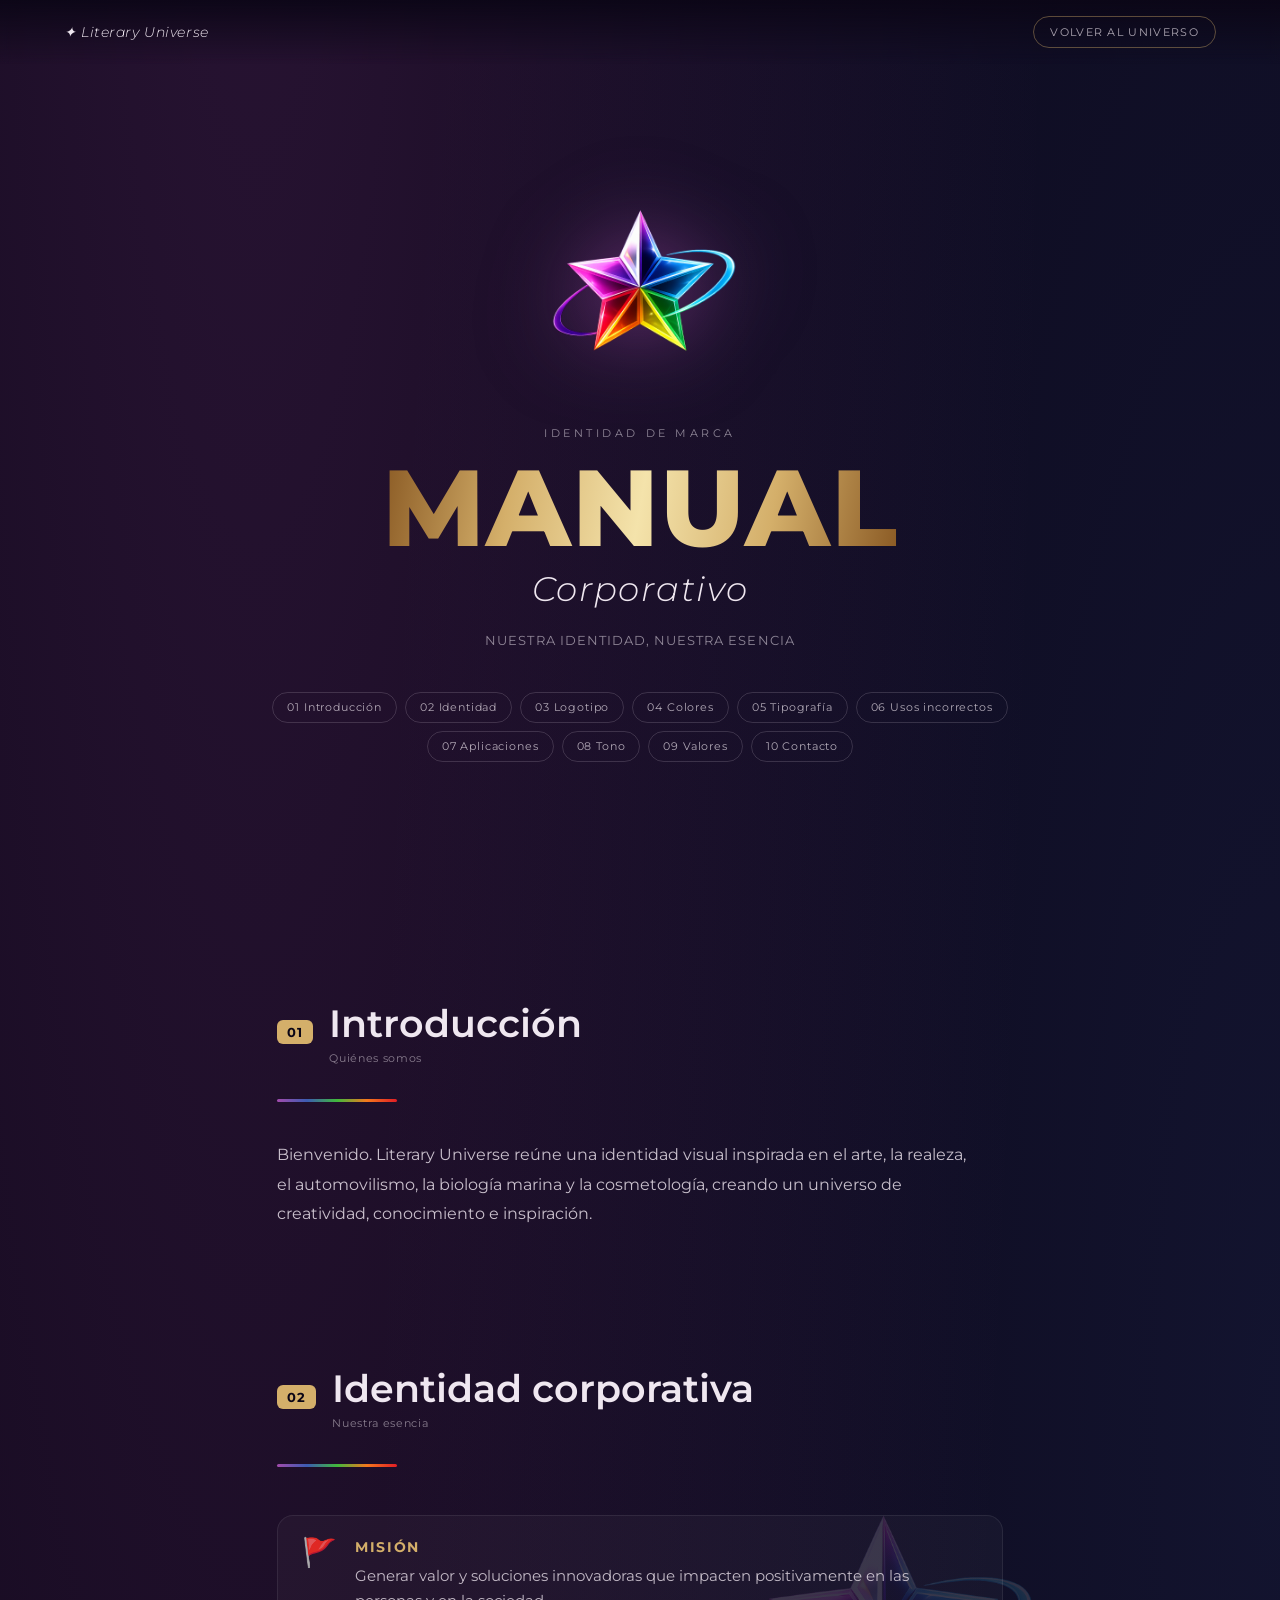
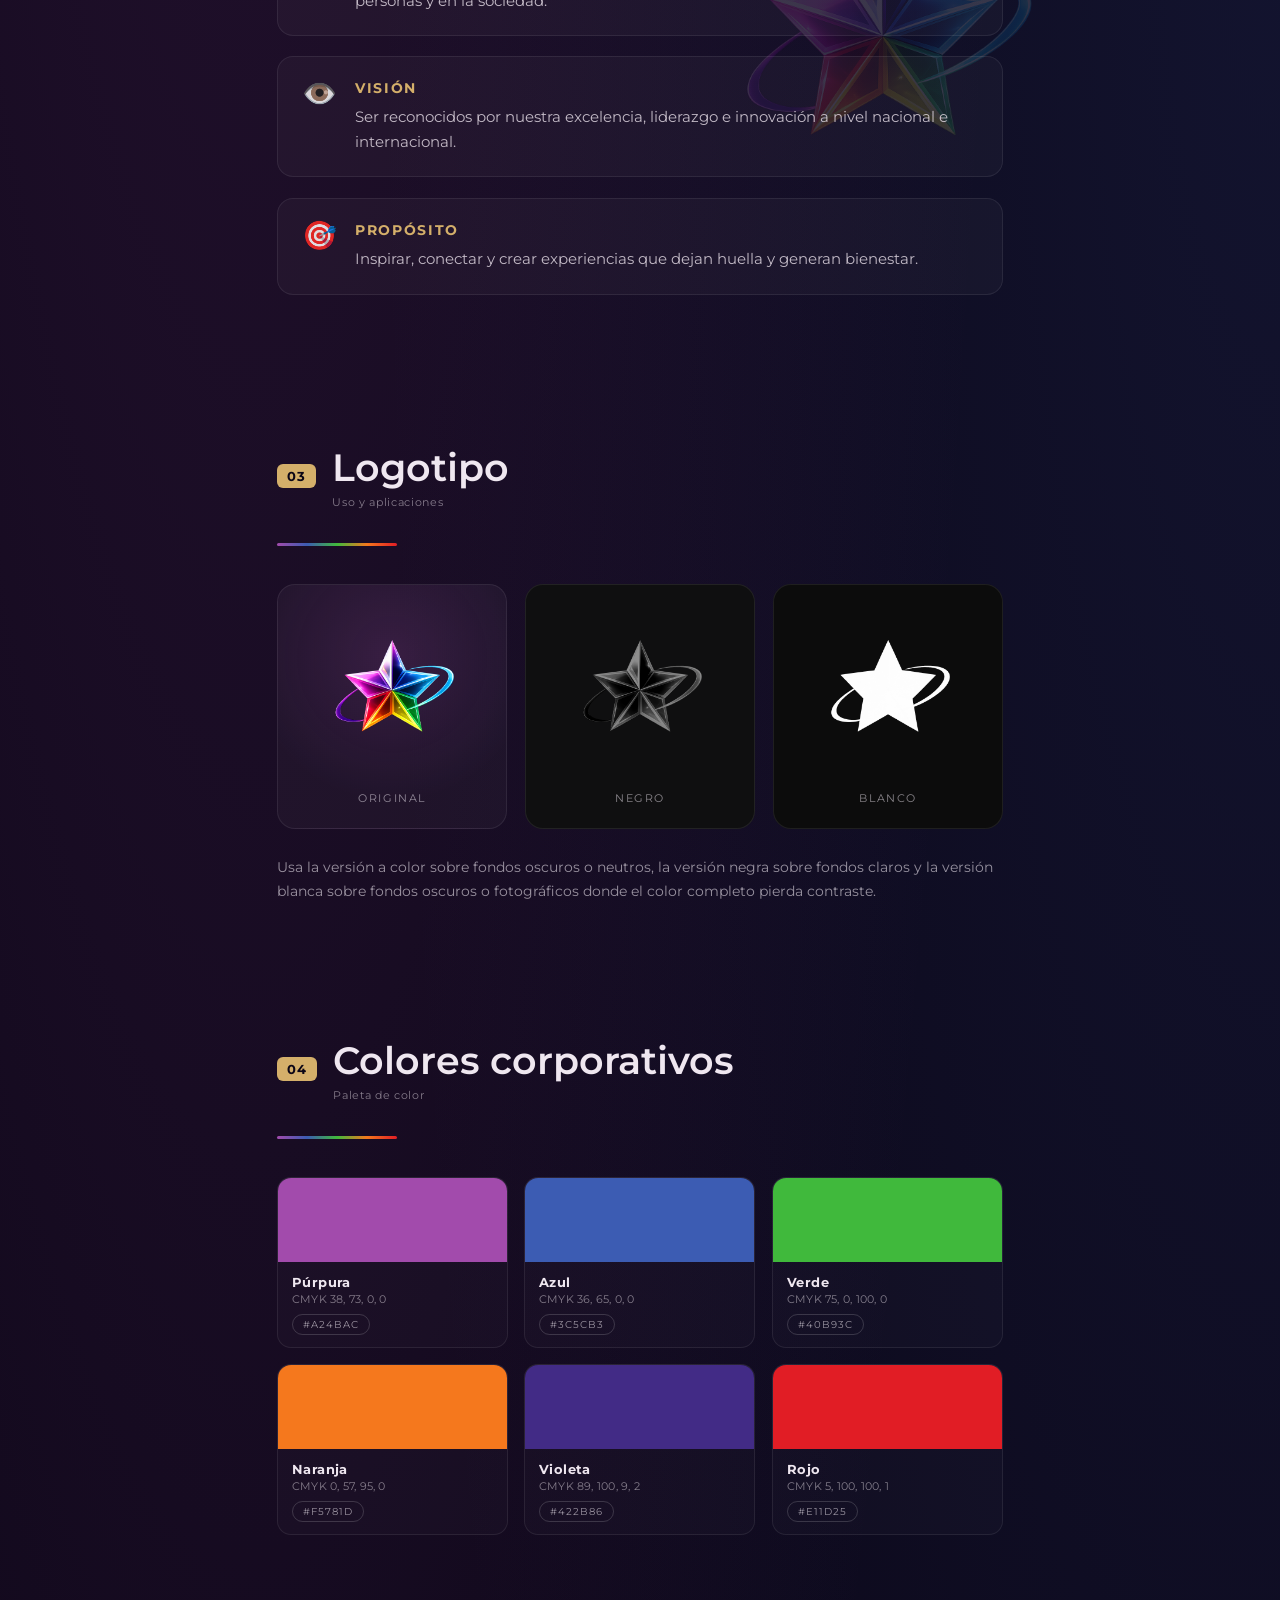
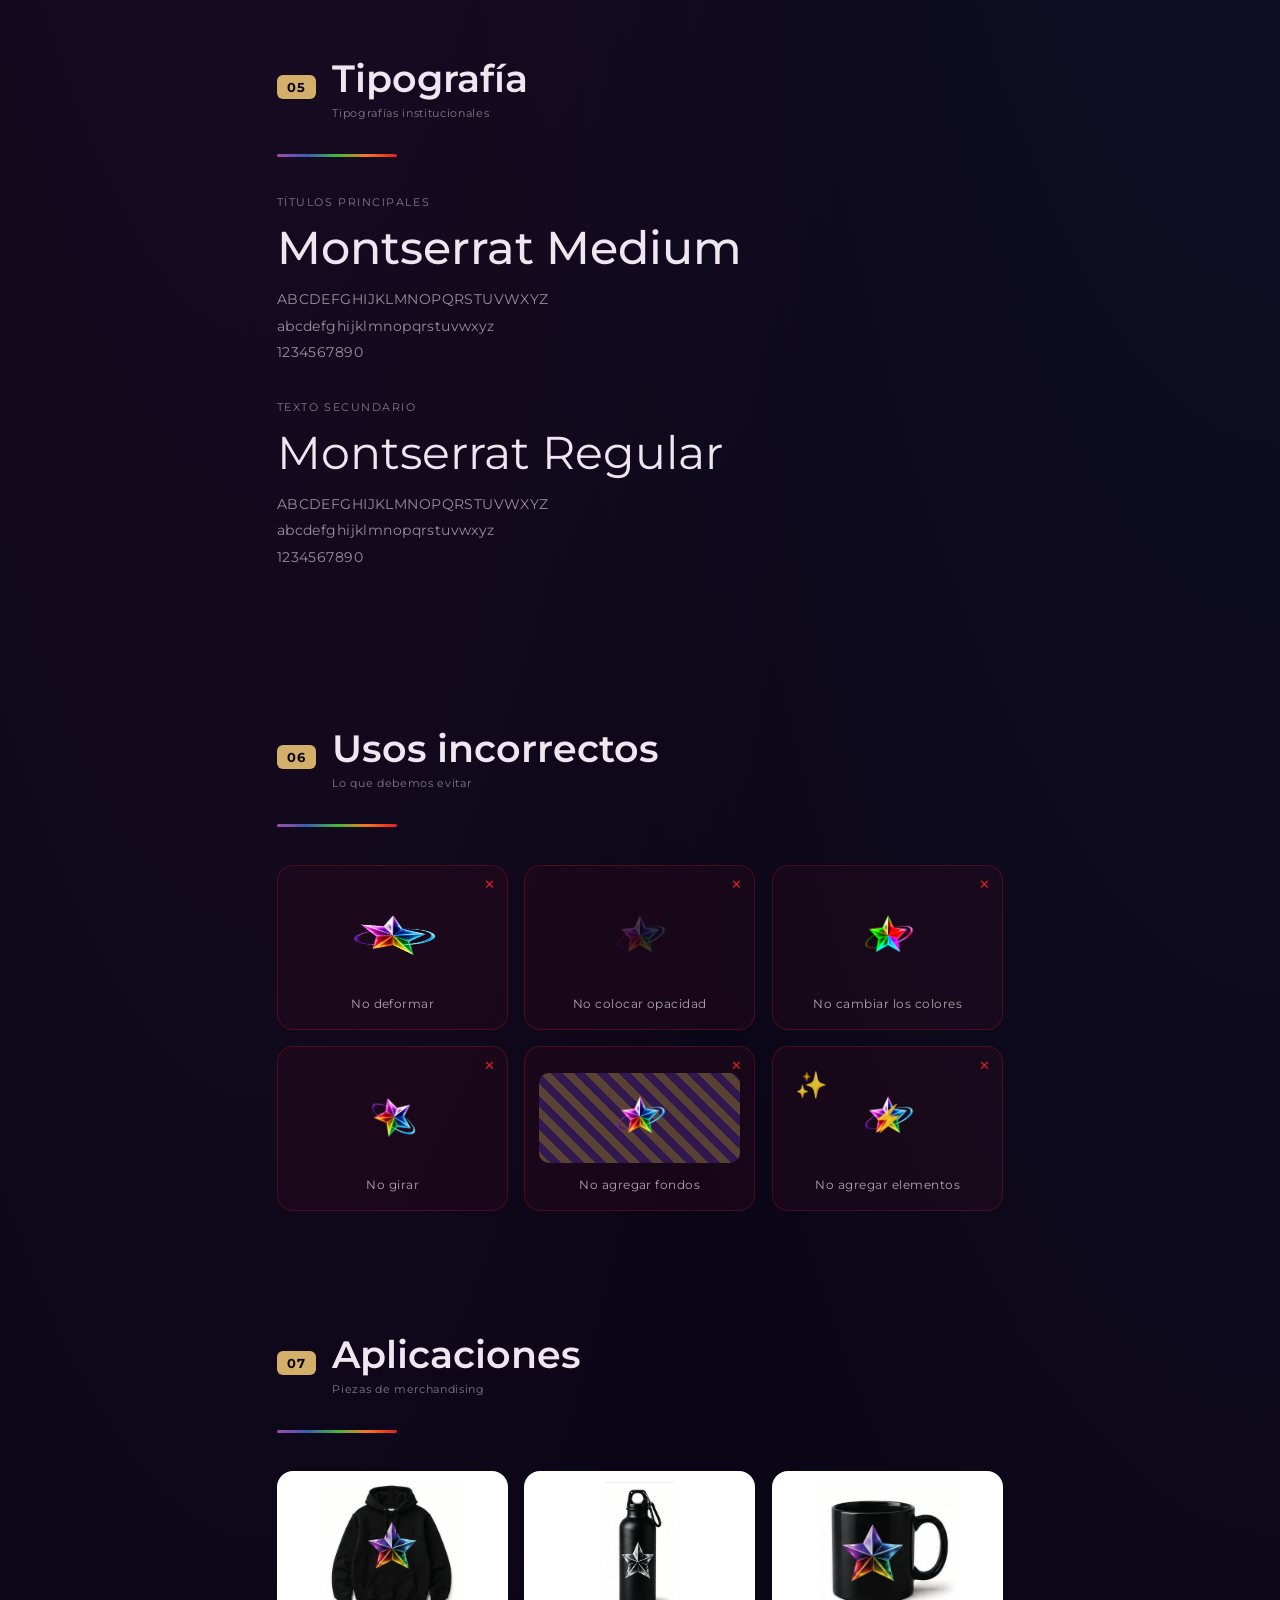
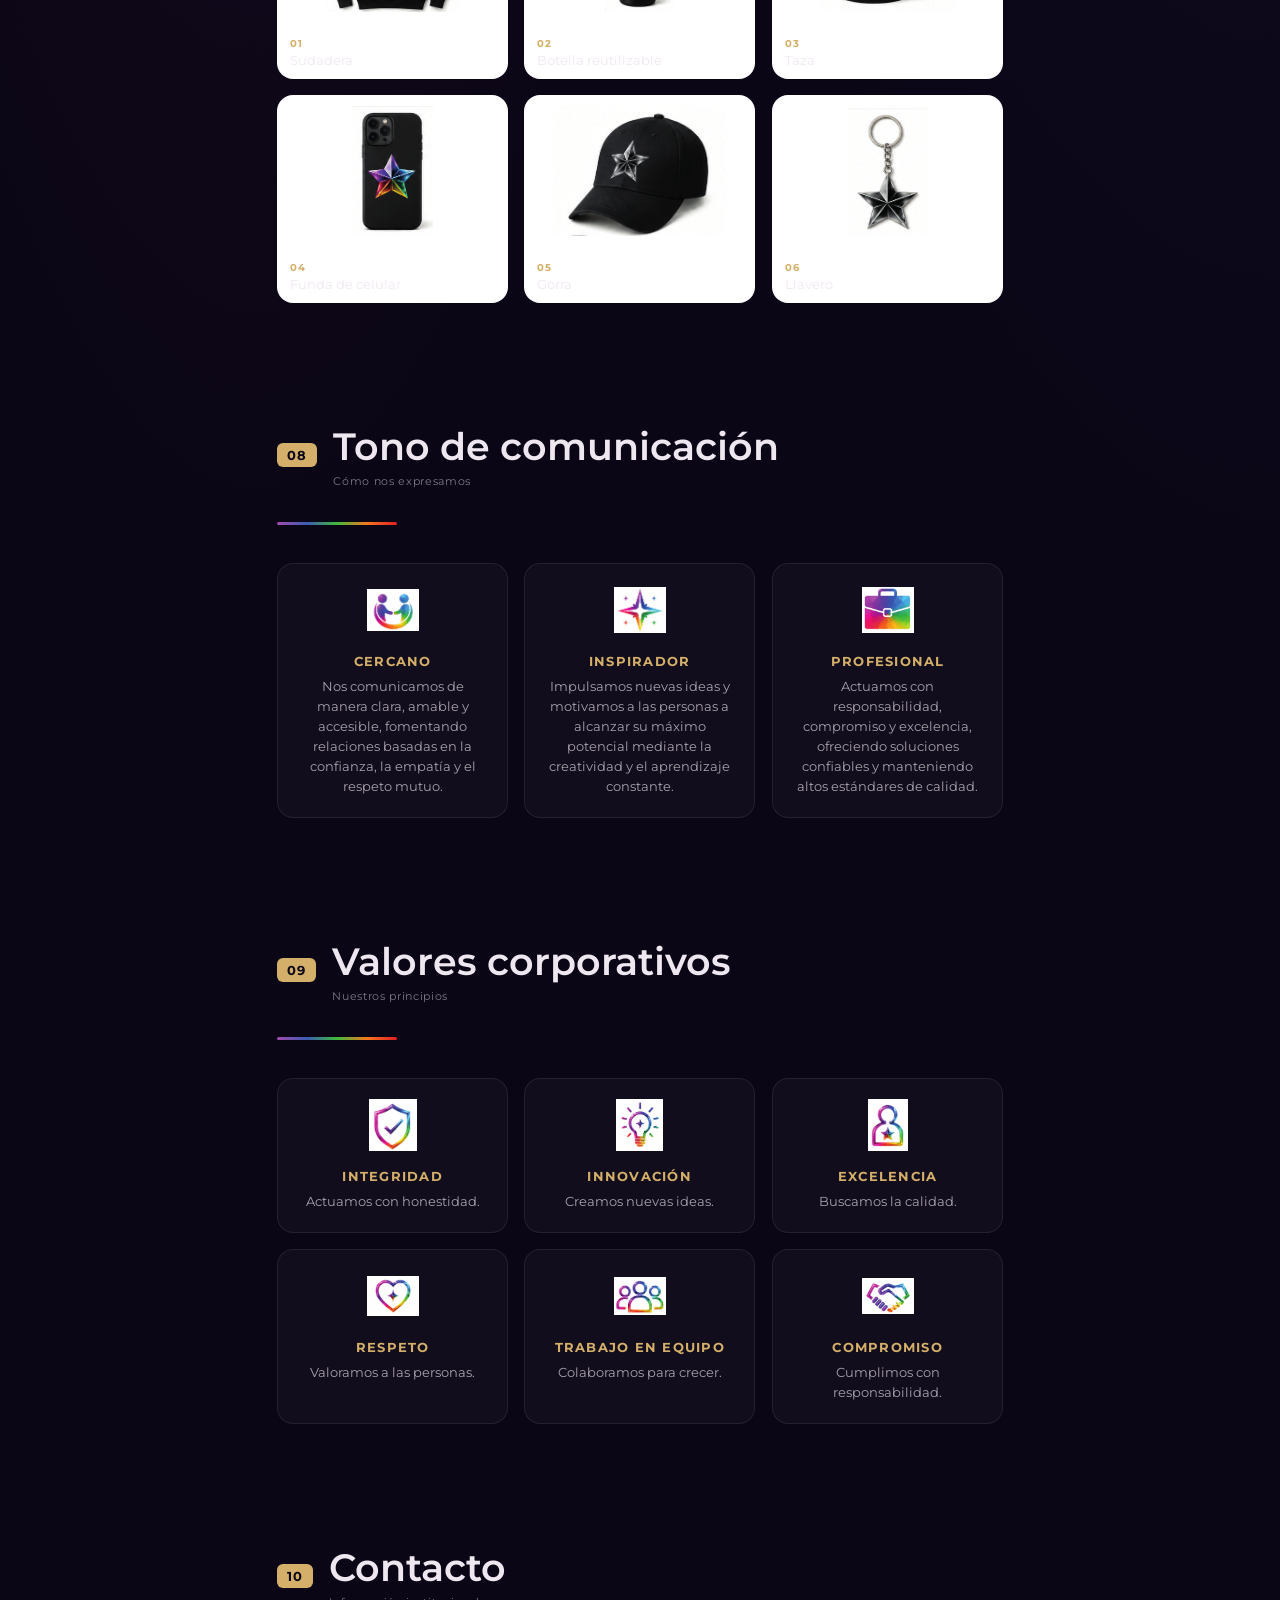
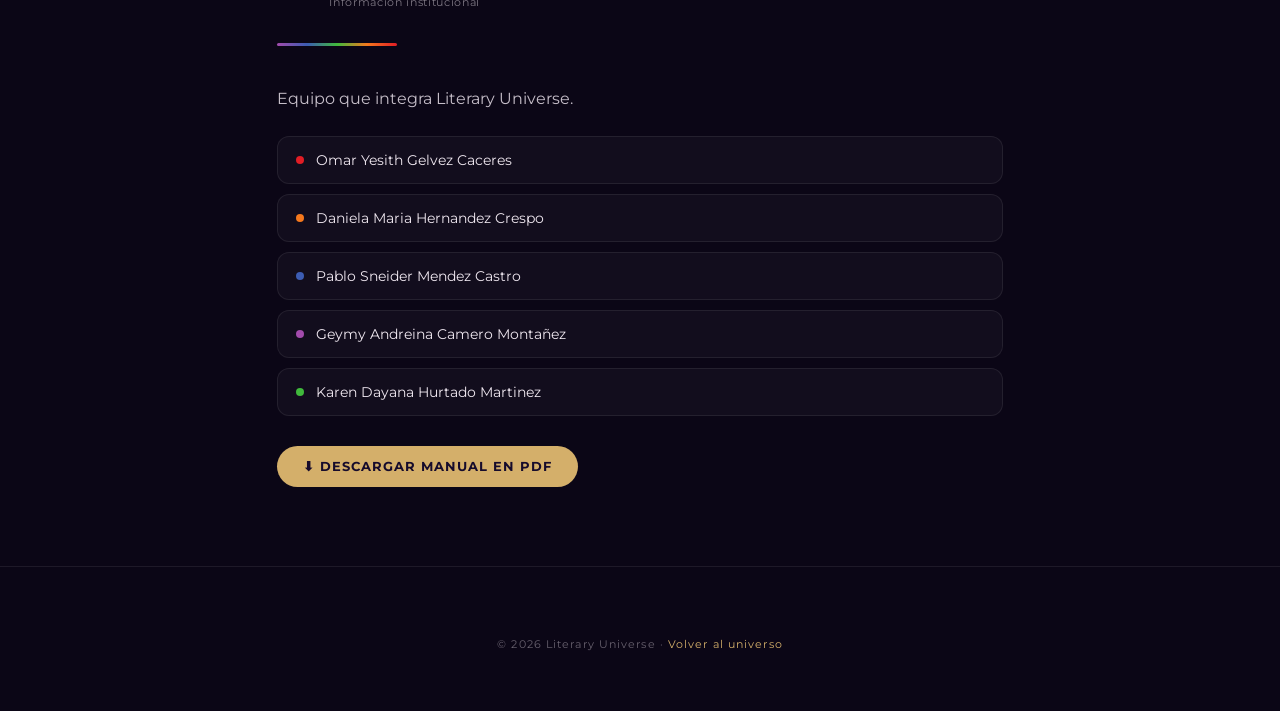
<file: domains/literary-universe-actualizado/site/manual-corporativo.html>
<!DOCTYPE html>
<html lang="es">
<head>
<meta charset="UTF-8">
<meta name="viewport" content="width=device-width, initial-scale=1.0">
<title>Manual Corporativo · Literary Universe</title>
<meta name="description" content="Manual de identidad corporativa de Literary Universe: logotipo, colores, tipografía, tono de voz y valores de marca.">
<link rel="icon" type="image/png" href="star.png">
<link rel="preconnect" href="https://fonts.googleapis.com">
<link rel="preconnect" href="https://fonts.gstatic.com" crossorigin>
<link href="https://fonts.googleapis.com/css2?family=Montserrat:ital,wght@0,300;0,400;0,500;0,600;0,700;0,800;1,300&display=swap" rel="stylesheet">
<style>
:root{
    --mc-bg:#0b0616;
    --mc-bg2:#160b2c;
    --mc-purple:#4b2a86;
    --mc-violet:#a24bac;
    --mc-blue:#3c5cb3;
    --mc-green:#40b93c;
    --mc-orange:#f5781d;
    --mc-red:#e11d25;
    --mc-gold:#d4af6a;
    --mc-cream:#efe7f0;
}
*{ box-sizing:border-box; }
html{ scroll-behavior:smooth; }
body{
    margin:0;
    background:
        radial-gradient(ellipse at 20% -10%, rgba(162,75,172,0.20), transparent 55%),
        radial-gradient(ellipse at 100% 20%, rgba(60,92,179,0.16), transparent 50%),
        var(--mc-bg);
    color: rgba(239,231,240,0.86);
    font-family:'Montserrat',sans-serif;
    overflow-x:hidden;
}
a{ color:inherit; text-decoration:none; }
::selection{ background: var(--mc-violet); color:#fff; }

.mc-topbar{
    position:fixed; top:0; left:0; right:0; z-index:50;
    display:flex; align-items:center; justify-content:space-between;
    padding:16px 5vw;
    background:linear-gradient(180deg, rgba(11,6,22,0.92), rgba(11,6,22,0));
    backdrop-filter:blur(6px);
}
.mc-back{
    font-size:11px; letter-spacing:0.12em;
    color: rgba(239,231,240,0.7);
    border:1px solid rgba(212,175,106,0.4);
    padding:8px 16px; border-radius:999px;
    transition:border-color .2s ease, color .2s ease;
}
.mc-back:hover{ border-color:var(--mc-gold); color:var(--mc-gold); }
.mc-topbar .mc-brand{ font-style:italic; font-weight:300; font-size:14px; color:var(--mc-cream); letter-spacing:.04em; }

/* ===== HERO ===== */
.mc-hero{
    min-height:100vh;
    display:flex; flex-direction:column; align-items:center; justify-content:center;
    text-align:center;
    padding:120px 6vw 80px;
    position:relative;
}
.mc-hero-star{
    width:min(230px, 34vw); height:auto;
    filter:drop-shadow(0 0 40px rgba(162,75,172,0.55));
    margin-bottom:18px;
}
.mc-kicker{
    font-size:11px; letter-spacing:0.32em; color: rgba(239,231,240,0.55);
    margin-bottom:18px;
}
.mc-hero h1{
    margin:0;
    font-weight:800;
    font-size:clamp(46px, 9vw, 108px);
    line-height:0.92;
    letter-spacing:0.01em;
    background:linear-gradient(100deg, #8a5a24, var(--mc-gold), #f4e3ab, var(--mc-gold), #8a5a24);
    -webkit-background-clip:text; background-clip:text; color:transparent;
}
.mc-hero h2{
    margin:10px 0 0;
    font-weight:300; font-style:italic;
    font-size:clamp(20px, 3.4vw, 34px);
    color:var(--mc-cream);
    letter-spacing:0.05em;
}
.mc-hero p.mc-tagline{
    margin:22px 0 0; max-width:520px;
    font-size:13px; letter-spacing:0.08em; text-transform:uppercase;
    color: rgba(239,231,240,0.55);
}

.mc-quicknav{
    display:flex; flex-wrap:wrap; gap:8px; justify-content:center;
    max-width:760px; margin:44px auto 0;
}
.mc-quicknav a{
    font-size:10.5px; letter-spacing:0.08em;
    padding:8px 14px; border-radius:999px;
    border:1px solid rgba(239,231,240,0.16);
    color: rgba(239,231,240,0.7);
    transition: border-color .2s ease, color .2s ease, background .2s ease;
    white-space:nowrap;
}
.mc-quicknav a:hover{ border-color:var(--mc-gold); color:var(--mc-gold); background:rgba(212,175,106,0.08); }

/* ===== SECTION SHELL ===== */
.mc-section{
    max-width:880px;
    margin:0 auto;
    padding:100px 6vw 20px;
    scroll-margin-top:70px;
}
.mc-section-head{
    display:flex; align-items:baseline; gap:16px;
    margin-bottom:34px;
}
.mc-num{
    font-size:13px; font-weight:700; letter-spacing:0.1em;
    color: var(--mc-bg);
    background: var(--mc-gold);
    padding:4px 10px; border-radius:6px;
    flex-shrink:0;
}
.mc-section-head h2{
    margin:0; font-weight:600; font-size:clamp(26px,4vw,38px);
    color:var(--mc-cream);
}
.mc-section-head .mc-eyebrow{
    display:block; font-size:11px; font-weight:400; letter-spacing:.06em;
    color: rgba(239,231,240,0.5); margin-top:4px;
}
.mc-rule{
    height:3px; width:120px; margin:0 0 38px;
    background:linear-gradient(90deg, var(--mc-violet), var(--mc-blue), var(--mc-green), var(--mc-orange), var(--mc-red));
    border-radius:3px;
}
.mc-lead{ font-size:16px; line-height:1.85; color:rgba(239,231,240,0.82); max-width:64ch; }

/* ===== 02 IDENTIDAD ===== */
.mc-identity-wrap{ position:relative; padding:10px 0 30px; }
.mc-identity-star{
    position:absolute; top:-40px; right:-60px; width:360px; max-width:60vw;
    opacity:0.14; pointer-events:none; z-index:0;
}
.mc-identity-grid{ position:relative; z-index:1; display:grid; gap:20px; }
.mc-id-card{
    display:flex; gap:18px; align-items:flex-start;
    padding:22px 24px; border-radius:16px;
    background:rgba(255,255,255,0.03);
    border:1px solid rgba(255,255,255,0.08);
}
.mc-id-emoji{ font-size:28px; line-height:1; }
.mc-id-card h3{ margin:0 0 8px; font-size:14px; letter-spacing:0.12em; color:var(--mc-gold); }
.mc-id-card p{ margin:0; font-size:14.5px; line-height:1.7; color:rgba(239,231,240,0.78); }

/* ===== 03 LOGOTIPO ===== */
.mc-logo-grid{ display:grid; grid-template-columns:repeat(3,1fr); gap:18px; }
.mc-logo-card{
    border-radius:18px; padding:34px 18px 22px; text-align:center;
    border:1px solid rgba(255,255,255,0.08);
}
.mc-logo-card.original{ background:radial-gradient(circle at 50% 30%, rgba(162,75,172,0.18), transparent 70%), rgba(255,255,255,0.03); }
.mc-logo-card.negro{ background:#0f0f10; }
.mc-logo-card.blanco{ background:#0c0c0c; }
.mc-logo-card img{ width:100%; max-width:150px; height:auto; margin:0 auto 18px; display:block; }
.mc-logo-card.negro img{ filter:grayscale(1) brightness(0.55) contrast(1.15); }
.mc-logo-card.blanco img{ filter:grayscale(1) brightness(0) invert(1); }
.mc-logo-card span{ font-size:11px; letter-spacing:0.14em; color:rgba(239,231,240,0.55); }
.mc-logo-note{ margin-top:26px; font-size:13.5px; line-height:1.8; color:rgba(239,231,240,0.6); }

/* ===== 04 COLORES ===== */
.mc-color-grid{ display:grid; grid-template-columns:repeat(3,1fr); gap:16px; }
.mc-swatch{ border-radius:14px; overflow:hidden; border:1px solid rgba(255,255,255,0.08); background:rgba(255,255,255,0.02); }
.mc-swatch-fill{ height:84px; }
.mc-swatch-info{ padding:12px 14px; }
.mc-swatch-info b{ display:block; font-size:13px; letter-spacing:.03em; color:var(--mc-cream); }
.mc-swatch-info small{ display:block; font-size:10.5px; color:rgba(239,231,240,0.5); margin-top:3px; letter-spacing:.02em; }
.mc-swatch-info button{
    margin-top:8px; font:9.5px 'Montserrat',sans-serif; letter-spacing:.1em;
    background:none; border:1px solid rgba(255,255,255,0.16); color:rgba(239,231,240,0.6);
    border-radius:999px; padding:4px 10px; cursor:pointer; transition:.2s;
}
.mc-swatch-info button:hover{ border-color:var(--mc-gold); color:var(--mc-gold); }

/* ===== 05 TIPOGRAFIA ===== */
.mc-type-block{ margin-bottom:34px; }
.mc-type-label{ font-size:11px; letter-spacing:.14em; color:rgba(239,231,240,0.5); margin-bottom:10px; }
.mc-type-sample-title{ font-size:clamp(30px,5vw,46px); color:var(--mc-cream); margin:0 0 10px; }
.mc-type-sample-title.regular{ font-weight:400; }
.mc-type-sample-title.medium{ font-weight:500; }
.mc-type-chars{ font-size:14px; letter-spacing:.03em; color:rgba(239,231,240,0.6); line-height:1.9; word-break:break-word; }

/* ===== 06 USOS INCORRECTOS ===== */
.mc-wrong-grid{ display:grid; grid-template-columns:repeat(3,1fr); gap:16px; }
.mc-wrong-card{
    position:relative; border-radius:16px; padding:26px 14px 18px;
    border:1px solid rgba(225,29,37,0.25); background:rgba(225,29,37,0.05);
    text-align:center; overflow:hidden;
}
.mc-wrong-card .mc-x{
    position:absolute; top:10px; right:12px; font-size:13px; color:var(--mc-red);
}
.mc-wrong-stage{ height:90px; display:flex; align-items:center; justify-content:center; margin-bottom:14px; }
.mc-wrong-stage img{ width:60px; height:60px; object-fit:contain; }
.mc-w-deform img{ transform:scaleX(1.7) skewY(14deg); }
.mc-w-opacity img{ opacity:0.22; }
.mc-w-recolor img{ filter:hue-rotate(150deg) saturate(4); }
.mc-w-rotate img{ transform:rotate(52deg); }
.mc-w-bg{ background-image:repeating-linear-gradient(45deg, rgba(212,175,106,0.35) 0 8px, rgba(75,42,134,0.5) 8px 16px); border-radius:10px; }
.mc-w-extra{ position:relative; }
.mc-w-extra span.deco{ position:absolute; font-size:26px; }
.mc-w-extra span.deco:nth-child(1){ top:-4px; left:8px; }
.mc-w-extra span.deco:nth-child(2){ bottom:-2px; right:10px; }
.mc-wrong-card p{ margin:0; font-size:12px; letter-spacing:.04em; color:rgba(239,231,240,0.7); }

/* ===== 07 APLICACIONES ===== */
.mc-merch-grid{ display:grid; grid-template-columns:repeat(3,1fr); gap:16px; }
.mc-merch-card{ border-radius:16px; overflow:hidden; background:#fff; border:1px solid rgba(255,255,255,0.08); }
.mc-merch-card img{ width:100%; height:150px; object-fit:contain; display:block; background:#fff; padding:10px; }
.mc-merch-label{ padding:10px 12px; background:rgba(255,255,255,0.04); }
.mc-merch-label b{ font-size:9.5px; letter-spacing:.12em; color:var(--mc-gold); }
.mc-merch-label span{ display:block; font-size:12.5px; color:var(--mc-cream); margin-top:2px; }

/* ===== 08 / 09 icon cards ===== */
.mc-icon-grid{ display:grid; grid-template-columns:repeat(3,1fr); gap:16px; }
.mc-icon-card{ border-radius:16px; padding:20px; background:rgba(255,255,255,0.03); border:1px solid rgba(255,255,255,0.08); text-align:center; }
.mc-icon-card img{ width:52px; height:52px; object-fit:contain; margin-bottom:14px; }
.mc-icon-card h4{ margin:0 0 8px; font-size:12.5px; letter-spacing:.1em; color:var(--mc-gold); }
.mc-icon-card p{ margin:0; font-size:12.5px; line-height:1.6; color:rgba(239,231,240,0.68); }

/* ===== 10 CONTACTO ===== */
.mc-team{ list-style:none; margin:0; padding:0; display:grid; gap:10px; }
.mc-team li{
    display:flex; align-items:center; gap:12px;
    padding:14px 18px; border-radius:12px;
    background:rgba(255,255,255,0.03); border:1px solid rgba(255,255,255,0.08);
    font-size:14px; color:var(--mc-cream);
}
.mc-team li .mc-dot{ width:8px; height:8px; border-radius:50%; flex-shrink:0; }
.mc-download{
    display:inline-flex; align-items:center; gap:10px;
    margin-top:30px; padding:13px 26px; border-radius:999px;
    background:var(--mc-gold); color:#160b2c; font-weight:700;
    font-size:12.5px; letter-spacing:.08em;
    transition:filter .2s ease;
}
.mc-download:hover{ filter:brightness(1.1); }

.mc-footer{
    text-align:center; padding:70px 6vw 60px; margin-top:60px;
    border-top:1px solid rgba(255,255,255,0.08);
    font-size:11px; letter-spacing:.1em; color:rgba(239,231,240,0.4);
}
.mc-footer a{ color:var(--mc-gold); }

@media (max-width:760px){
    .mc-logo-grid, .mc-color-grid, .mc-wrong-grid, .mc-merch-grid, .mc-icon-grid{ grid-template-columns:1fr 1fr; }
}
@media (max-width:480px){
    .mc-logo-grid, .mc-color-grid, .mc-wrong-grid, .mc-merch-grid, .mc-icon-grid{ grid-template-columns:1fr; }
    .mc-identity-star{ display:none; }
}
</style>
<link rel="stylesheet" href="assets/scroll-animations.css">
</head>
<body>

<div class="mc-topbar">
    <span class="mc-brand">✦ Literary Universe</span>
    <a class="mc-back" href="index.html">VOLVER AL UNIVERSO</a>
</div>

<!-- HERO -->
<section class="mc-hero">
    <img class="mc-hero-star" src="star.png" alt="Logotipo Literary Universe">
    <div class="mc-kicker">IDENTIDAD DE MARCA</div>
    <h1>MANUAL</h1>
    <h2>Corporativo</h2>
    <p class="mc-tagline">Nuestra identidad, nuestra esencia</p>
    <nav class="mc-quicknav">
        <a href="#intro">01 Introducción</a>
        <a href="#identidad">02 Identidad</a>
        <a href="#logotipo">03 Logotipo</a>
        <a href="#colores">04 Colores</a>
        <a href="#tipografia">05 Tipografía</a>
        <a href="#usos">06 Usos incorrectos</a>
        <a href="#aplicaciones">07 Aplicaciones</a>
        <a href="#tono">08 Tono</a>
        <a href="#valores">09 Valores</a>
        <a href="#contacto">10 Contacto</a>
    </nav>
</section>

<!-- 01 INTRODUCCION -->
<section class="mc-section" id="intro">
    <div class="mc-section-head">
        <span class="mc-num">01</span>
        <h2>Introducción<span class="mc-eyebrow">Quiénes somos</span></h2>
    </div>
    <div class="mc-rule"></div>
    <p class="mc-lead">Bienvenido. Literary Universe reúne una identidad visual inspirada en el arte, la realeza, el automovilismo, la biología marina y la cosmetología, creando un universo de creatividad, conocimiento e inspiración.</p>
</section>

<!-- 02 IDENTIDAD CORPORATIVA -->
<section class="mc-section" id="identidad">
    <div class="mc-section-head">
        <span class="mc-num">02</span>
        <h2>Identidad corporativa<span class="mc-eyebrow">Nuestra esencia</span></h2>
    </div>
    <div class="mc-rule"></div>
    <div class="mc-identity-wrap">
        <img class="mc-identity-star" src="star.png" alt="">
        <div class="mc-identity-grid">
            <div class="mc-id-card">
                <div class="mc-id-emoji">🚩</div>
                <div>
                    <h3>MISIÓN</h3>
                    <p>Generar valor y soluciones innovadoras que impacten positivamente en las personas y en la sociedad.</p>
                </div>
            </div>
            <div class="mc-id-card">
                <div class="mc-id-emoji">👁️</div>
                <div>
                    <h3>VISIÓN</h3>
                    <p>Ser reconocidos por nuestra excelencia, liderazgo e innovación a nivel nacional e internacional.</p>
                </div>
            </div>
            <div class="mc-id-card">
                <div class="mc-id-emoji">🎯</div>
                <div>
                    <h3>PROPÓSITO</h3>
                    <p>Inspirar, conectar y crear experiencias que dejan huella y generan bienestar.</p>
                </div>
            </div>
        </div>
    </div>
</section>

<!-- 03 LOGOTIPO -->
<section class="mc-section" id="logotipo">
    <div class="mc-section-head">
        <span class="mc-num">03</span>
        <h2>Logotipo<span class="mc-eyebrow">Uso y aplicaciones</span></h2>
    </div>
    <div class="mc-rule"></div>
    <div class="mc-logo-grid">
        <div class="mc-logo-card original">
            <img src="star.png" alt="Logotipo original a color">
            <span>ORIGINAL</span>
        </div>
        <div class="mc-logo-card negro">
            <img src="star.png" alt="Logotipo en negro">
            <span>NEGRO</span>
        </div>
        <div class="mc-logo-card blanco">
            <img src="star.png" alt="Logotipo en blanco">
            <span>BLANCO</span>
        </div>
    </div>
    <p class="mc-logo-note">Usa la versión a color sobre fondos oscuros o neutros, la versión negra sobre fondos claros y la versión blanca sobre fondos oscuros o fotográficos donde el color completo pierda contraste.</p>
</section>

<!-- 04 COLORES -->
<section class="mc-section" id="colores">
    <div class="mc-section-head">
        <span class="mc-num">04</span>
        <h2>Colores corporativos<span class="mc-eyebrow">Paleta de color</span></h2>
    </div>
    <div class="mc-rule"></div>
    <div class="mc-color-grid" id="mc-swatches">
        <div class="mc-swatch">
            <div class="mc-swatch-fill" style="background:#A24BAC"></div>
            <div class="mc-swatch-info">
                <b>Púrpura</b>
                <small>CMYK 38, 73, 0, 0</small>
                <button data-hex="#A24BAC" type="button">#A24BAC</button>
            </div>
        </div>
        <div class="mc-swatch">
            <div class="mc-swatch-fill" style="background:#3C5CB3"></div>
            <div class="mc-swatch-info">
                <b>Azul</b>
                <small>CMYK 36, 65, 0, 0</small>
                <button data-hex="#3C5CB3" type="button">#3C5CB3</button>
            </div>
        </div>
        <div class="mc-swatch">
            <div class="mc-swatch-fill" style="background:#40B93C"></div>
            <div class="mc-swatch-info">
                <b>Verde</b>
                <small>CMYK 75, 0, 100, 0</small>
                <button data-hex="#40B93C" type="button">#40B93C</button>
            </div>
        </div>
        <div class="mc-swatch">
            <div class="mc-swatch-fill" style="background:#F5781D"></div>
            <div class="mc-swatch-info">
                <b>Naranja</b>
                <small>CMYK 0, 57, 95, 0</small>
                <button data-hex="#F5781D" type="button">#F5781D</button>
            </div>
        </div>
        <div class="mc-swatch">
            <div class="mc-swatch-fill" style="background:#422B86"></div>
            <div class="mc-swatch-info">
                <b>Violeta</b>
                <small>CMYK 89, 100, 9, 2</small>
                <button data-hex="#422B86" type="button">#422B86</button>
            </div>
        </div>
        <div class="mc-swatch">
            <div class="mc-swatch-fill" style="background:#E11D25"></div>
            <div class="mc-swatch-info">
                <b>Rojo</b>
                <small>CMYK 5, 100, 100, 1</small>
                <button data-hex="#E11D25" type="button">#E11D25</button>
            </div>
        </div>
    </div>
</section>

<!-- 05 TIPOGRAFIA -->
<section class="mc-section" id="tipografia">
    <div class="mc-section-head">
        <span class="mc-num">05</span>
        <h2>Tipografía<span class="mc-eyebrow">Tipografías institucionales</span></h2>
    </div>
    <div class="mc-rule"></div>
    <div class="mc-type-block">
        <div class="mc-type-label">TÍTULOS PRINCIPALES</div>
        <div class="mc-type-sample-title medium">Montserrat Medium</div>
        <div class="mc-type-chars">ABCDEFGHIJKLMNOPQRSTUVWXYZ<br>abcdefghijklmnopqrstuvwxyz<br>1234567890</div>
    </div>
    <div class="mc-type-block">
        <div class="mc-type-label">TEXTO SECUNDARIO</div>
        <div class="mc-type-sample-title regular">Montserrat Regular</div>
        <div class="mc-type-chars">ABCDEFGHIJKLMNOPQRSTUVWXYZ<br>abcdefghijklmnopqrstuvwxyz<br>1234567890</div>
    </div>
</section>

<!-- 06 USOS INCORRECTOS -->
<section class="mc-section" id="usos">
    <div class="mc-section-head">
        <span class="mc-num">06</span>
        <h2>Usos incorrectos<span class="mc-eyebrow">Lo que debemos evitar</span></h2>
    </div>
    <div class="mc-rule"></div>
    <div class="mc-wrong-grid">
        <div class="mc-wrong-card">
            <span class="mc-x">✕</span>
            <div class="mc-wrong-stage mc-w-deform"><img src="star.png" alt=""></div>
            <p>No deformar</p>
        </div>
        <div class="mc-wrong-card">
            <span class="mc-x">✕</span>
            <div class="mc-wrong-stage mc-w-opacity"><img src="star.png" alt=""></div>
            <p>No colocar opacidad</p>
        </div>
        <div class="mc-wrong-card">
            <span class="mc-x">✕</span>
            <div class="mc-wrong-stage mc-w-recolor"><img src="star.png" alt=""></div>
            <p>No cambiar los colores</p>
        </div>
        <div class="mc-wrong-card">
            <span class="mc-x">✕</span>
            <div class="mc-wrong-stage mc-w-rotate"><img src="star.png" alt=""></div>
            <p>No girar</p>
        </div>
        <div class="mc-wrong-card">
            <span class="mc-x">✕</span>
            <div class="mc-wrong-stage mc-w-bg"><img src="star.png" alt=""></div>
            <p>No agregar fondos</p>
        </div>
        <div class="mc-wrong-card">
            <span class="mc-x">✕</span>
            <div class="mc-wrong-stage mc-w-extra">
                <span class="deco">✨</span><img src="star.png" alt=""><span class="deco">⚡</span>
            </div>
            <p>No agregar elementos</p>
        </div>
    </div>
</section>

<!-- 07 APLICACIONES -->
<section class="mc-section" id="aplicaciones">
    <div class="mc-section-head">
        <span class="mc-num">07</span>
        <h2>Aplicaciones<span class="mc-eyebrow">Piezas de merchandising</span></h2>
    </div>
    <div class="mc-rule"></div>
    <div class="mc-merch-grid">
        <div class="mc-merch-card"><img src="assets/manual/merch-sudadera.png" alt="Sudadera con logotipo"><div class="mc-merch-label"><b>01</b><span>Sudadera</span></div></div>
        <div class="mc-merch-card"><img src="assets/manual/merch-botella.png" alt="Botella reutilizable con logotipo"><div class="mc-merch-label"><b>02</b><span>Botella reutilizable</span></div></div>
        <div class="mc-merch-card"><img src="assets/manual/merch-taza.png" alt="Taza con logotipo"><div class="mc-merch-label"><b>03</b><span>Taza</span></div></div>
        <div class="mc-merch-card"><img src="assets/manual/merch-funda.png" alt="Funda de celular con logotipo"><div class="mc-merch-label"><b>04</b><span>Funda de celular</span></div></div>
        <div class="mc-merch-card"><img src="assets/manual/merch-gorra.png" alt="Gorra con logotipo"><div class="mc-merch-label"><b>05</b><span>Gorra</span></div></div>
        <div class="mc-merch-card"><img src="assets/manual/merch-llavero.png" alt="Llavero con logotipo"><div class="mc-merch-label"><b>06</b><span>Llavero</span></div></div>
    </div>
</section>

<!-- 08 TONO DE COMUNICACION -->
<section class="mc-section" id="tono">
    <div class="mc-section-head">
        <span class="mc-num">08</span>
        <h2>Tono de comunicación<span class="mc-eyebrow">Cómo nos expresamos</span></h2>
    </div>
    <div class="mc-rule"></div>
    <div class="mc-icon-grid">
        <div class="mc-icon-card">
            <img src="assets/manual/icon-cercano.png" alt="">
            <h4>CERCANO</h4>
            <p>Nos comunicamos de manera clara, amable y accesible, fomentando relaciones basadas en la confianza, la empatía y el respeto mutuo.</p>
        </div>
        <div class="mc-icon-card">
            <img src="assets/manual/icon-inspirador.png" alt="">
            <h4>INSPIRADOR</h4>
            <p>Impulsamos nuevas ideas y motivamos a las personas a alcanzar su máximo potencial mediante la creatividad y el aprendizaje constante.</p>
        </div>
        <div class="mc-icon-card">
            <img src="assets/manual/icon-profesional.png" alt="">
            <h4>PROFESIONAL</h4>
            <p>Actuamos con responsabilidad, compromiso y excelencia, ofreciendo soluciones confiables y manteniendo altos estándares de calidad.</p>
        </div>
    </div>
</section>

<!-- 09 VALORES CORPORATIVOS -->
<section class="mc-section" id="valores">
    <div class="mc-section-head">
        <span class="mc-num">09</span>
        <h2>Valores corporativos<span class="mc-eyebrow">Nuestros principios</span></h2>
    </div>
    <div class="mc-rule"></div>
    <div class="mc-icon-grid">
        <div class="mc-icon-card"><img src="assets/manual/icon-integridad.png" alt=""><h4>INTEGRIDAD</h4><p>Actuamos con honestidad.</p></div>
        <div class="mc-icon-card"><img src="assets/manual/icon-innovacion.png" alt=""><h4>INNOVACIÓN</h4><p>Creamos nuevas ideas.</p></div>
        <div class="mc-icon-card"><img src="assets/manual/icon-excelencia.png" alt=""><h4>EXCELENCIA</h4><p>Buscamos la calidad.</p></div>
        <div class="mc-icon-card"><img src="assets/manual/icon-respeto.png" alt=""><h4>RESPETO</h4><p>Valoramos a las personas.</p></div>
        <div class="mc-icon-card"><img src="assets/manual/icon-trabajo-equipo.png" alt=""><h4>TRABAJO EN EQUIPO</h4><p>Colaboramos para crecer.</p></div>
        <div class="mc-icon-card"><img src="assets/manual/icon-compromiso.png" alt=""><h4>COMPROMISO</h4><p>Cumplimos con responsabilidad.</p></div>
    </div>
</section>

<!-- 10 CONTACTO -->
<section class="mc-section" id="contacto">
    <div class="mc-section-head">
        <span class="mc-num">10</span>
        <h2>Contacto<span class="mc-eyebrow">Información institucional</span></h2>
    </div>
    <div class="mc-rule"></div>
    <p class="mc-lead" style="margin-bottom:22px">Equipo que integra Literary Universe.</p>
    <ul class="mc-team">
        <li><span class="mc-dot" style="background:var(--mc-red)"></span>Omar Yesith Gelvez Caceres</li>
        <li><span class="mc-dot" style="background:var(--mc-orange)"></span>Daniela Maria Hernandez Crespo</li>
        <li><span class="mc-dot" style="background:var(--mc-blue)"></span>Pablo Sneider Mendez Castro</li>
        <li><span class="mc-dot" style="background:var(--mc-violet)"></span>Geymy Andreina Camero Montañez</li>
        <li><span class="mc-dot" style="background:var(--mc-green)"></span>Karen Dayana Hurtado Martinez</li>
    </ul>
    <a class="mc-download" href="assets/manual/manual-corporativo.pdf" download>⬇ DESCARGAR MANUAL EN PDF</a>
</section>

<footer class="mc-footer">
    © 2026 Literary Universe · <a href="index.html">Volver al universo</a>
</footer>

<script>
document.querySelectorAll('.mc-swatch-info button').forEach(function(btn){
    btn.addEventListener('click', function(){
        var hex = btn.getAttribute('data-hex');
        var original = btn.textContent;
        if (navigator.clipboard) {
            navigator.clipboard.writeText(hex).then(function(){
                btn.textContent = 'COPIADO ✓';
                setTimeout(function(){ btn.textContent = original; }, 1200);
            });
        }
    });
});
</script>
<script src="assets/scroll-animations.js" defer></script>
</body>
</html>
</file>
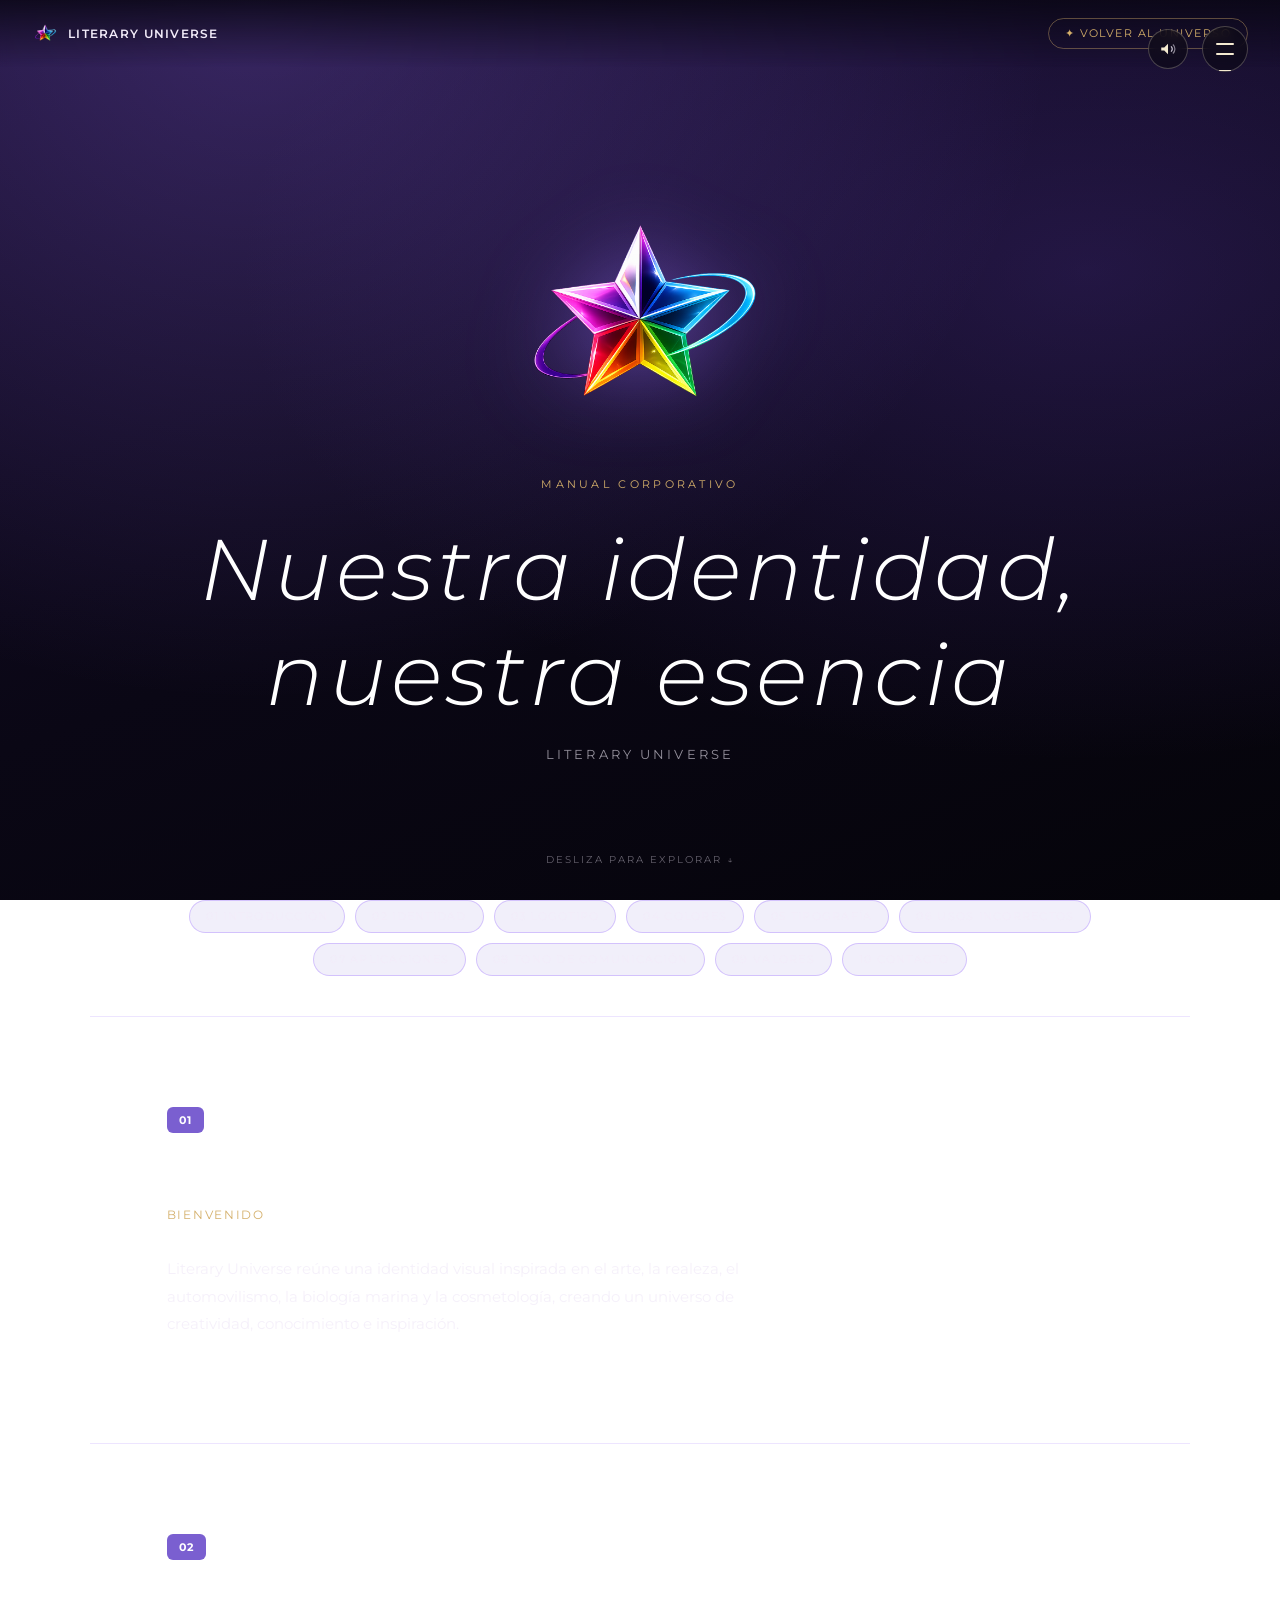
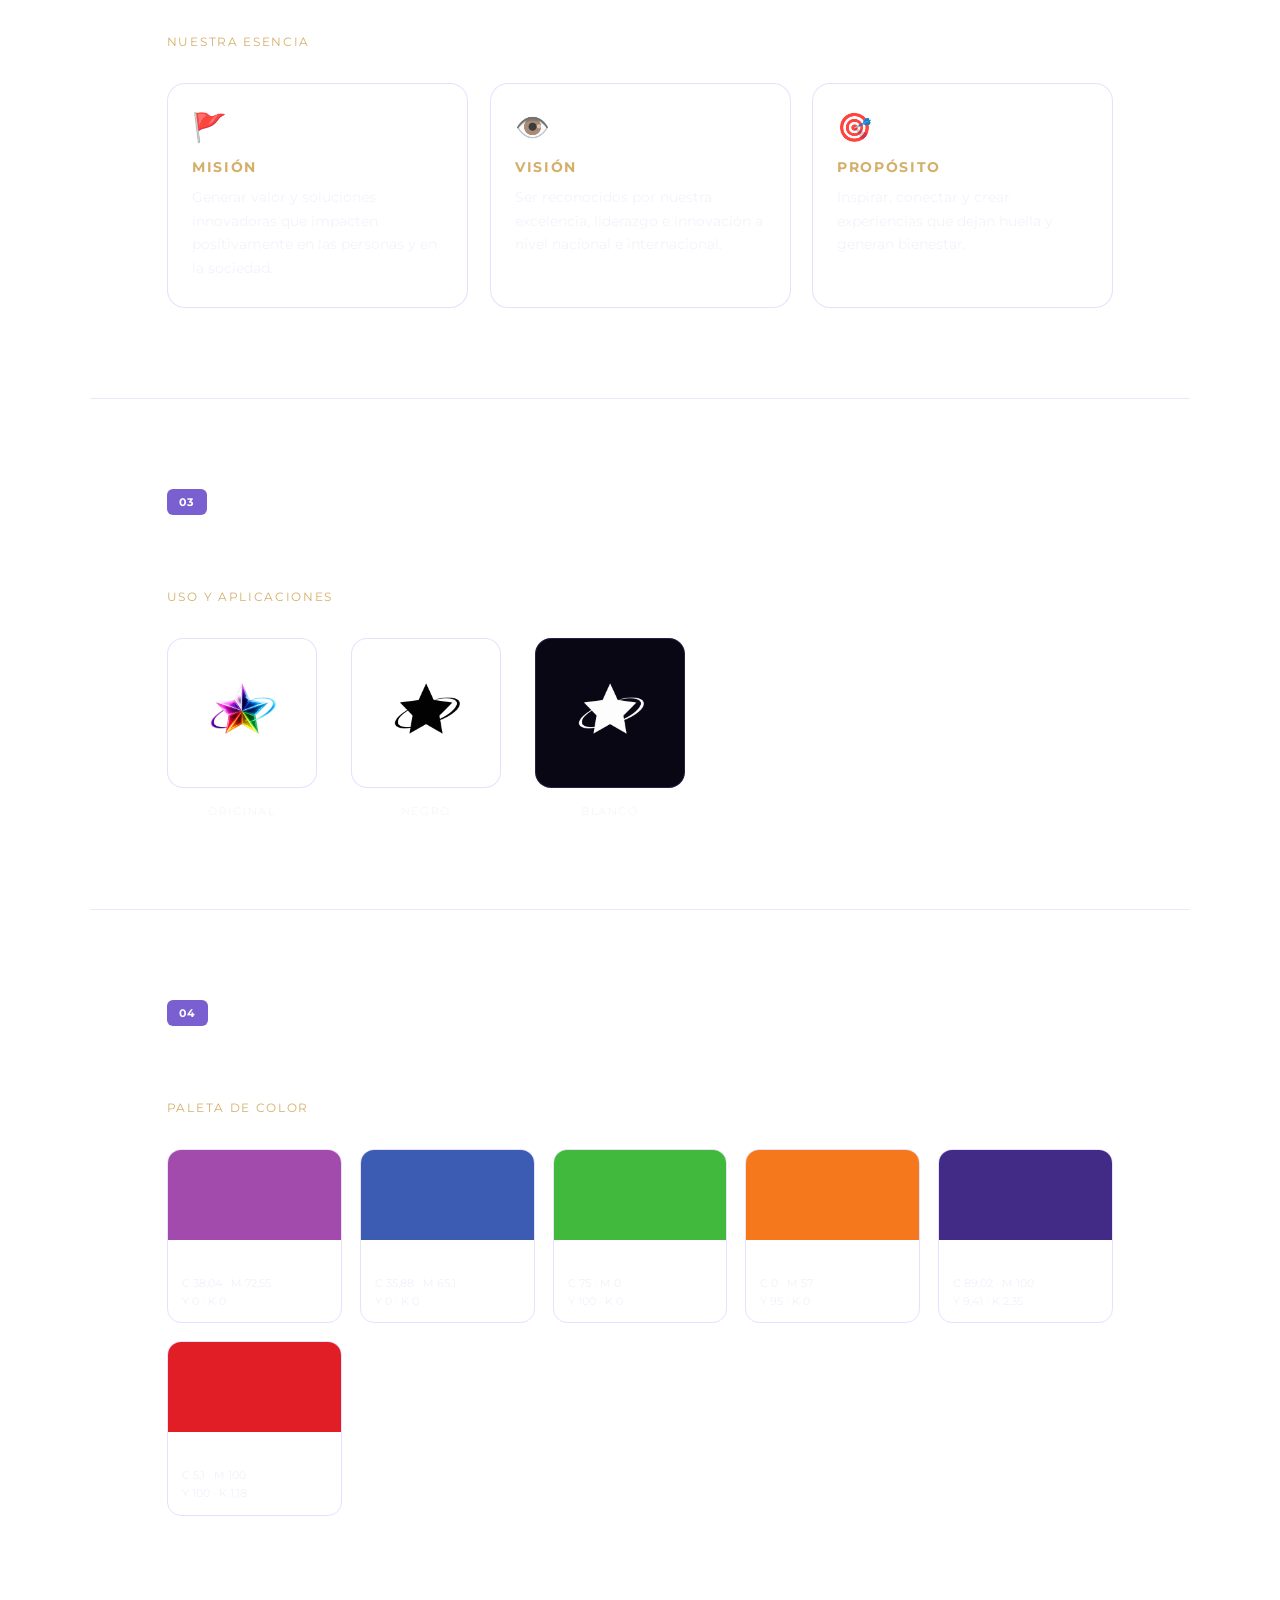
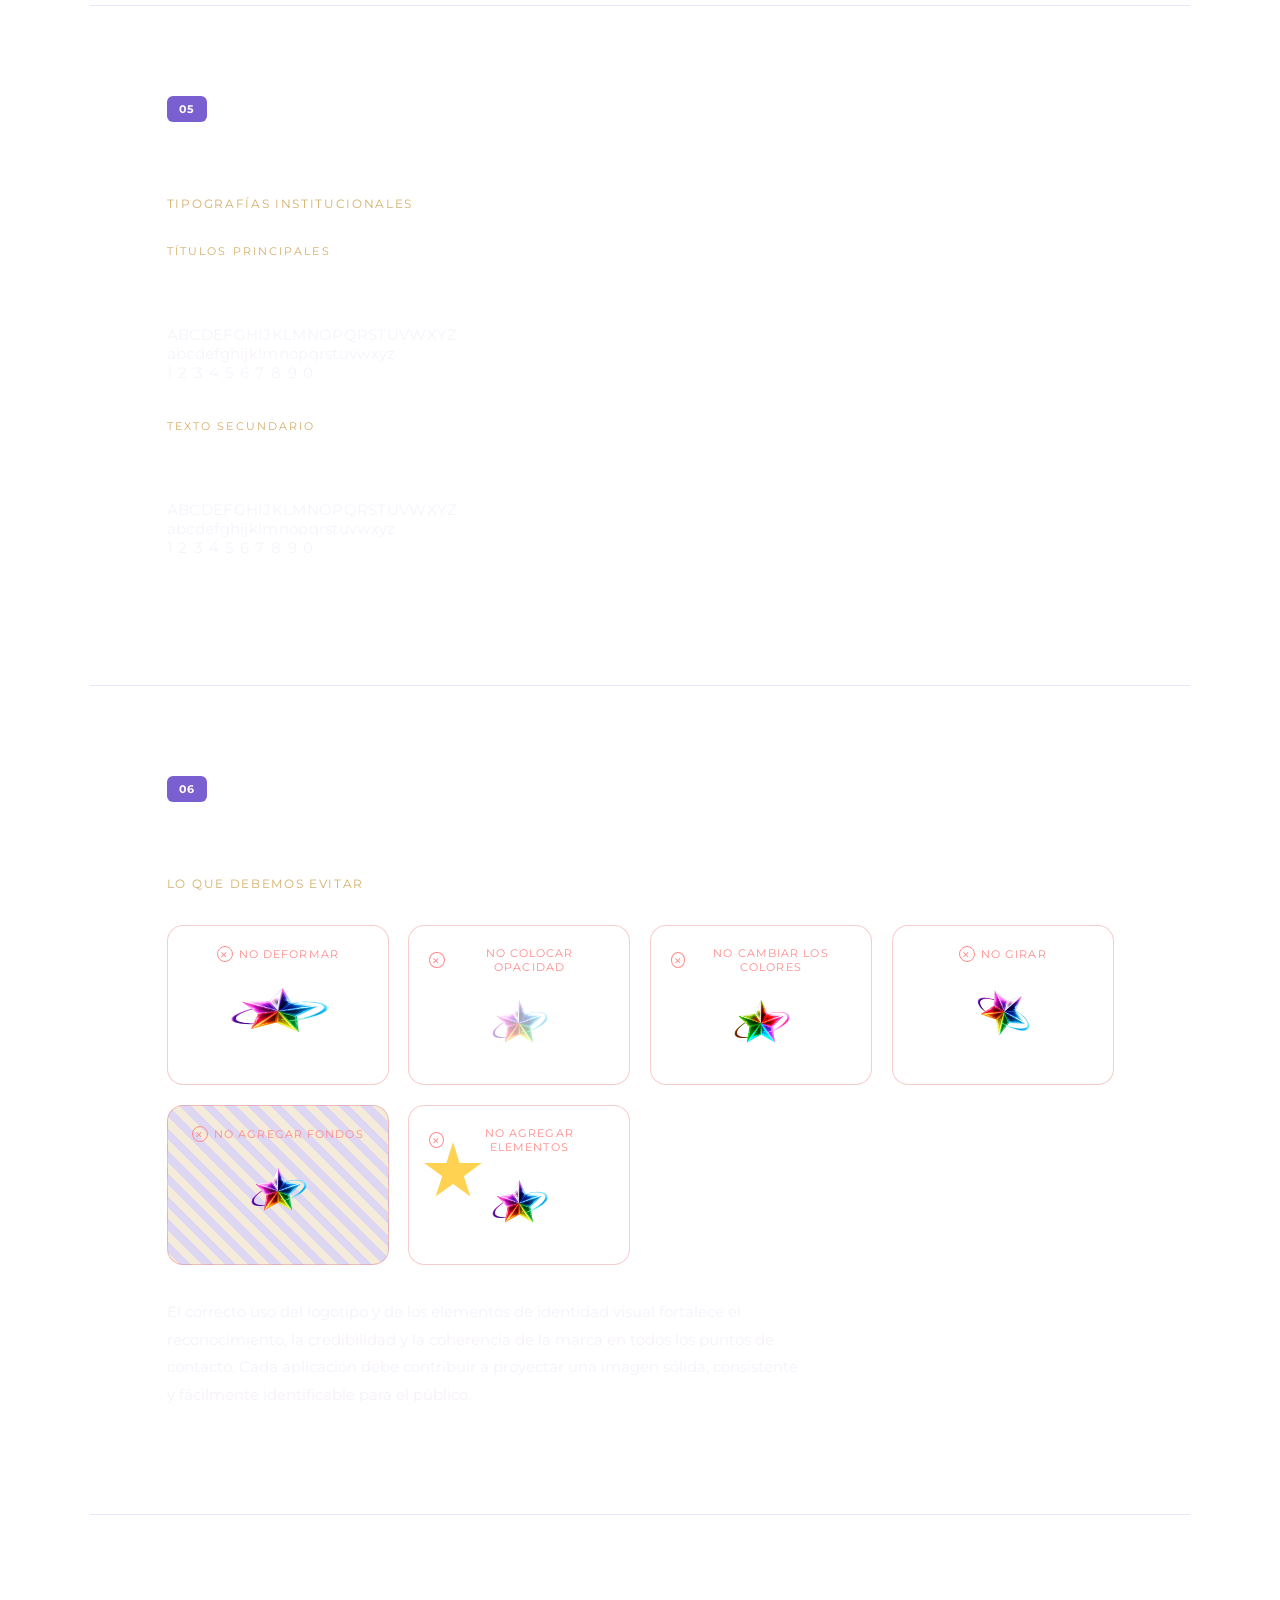
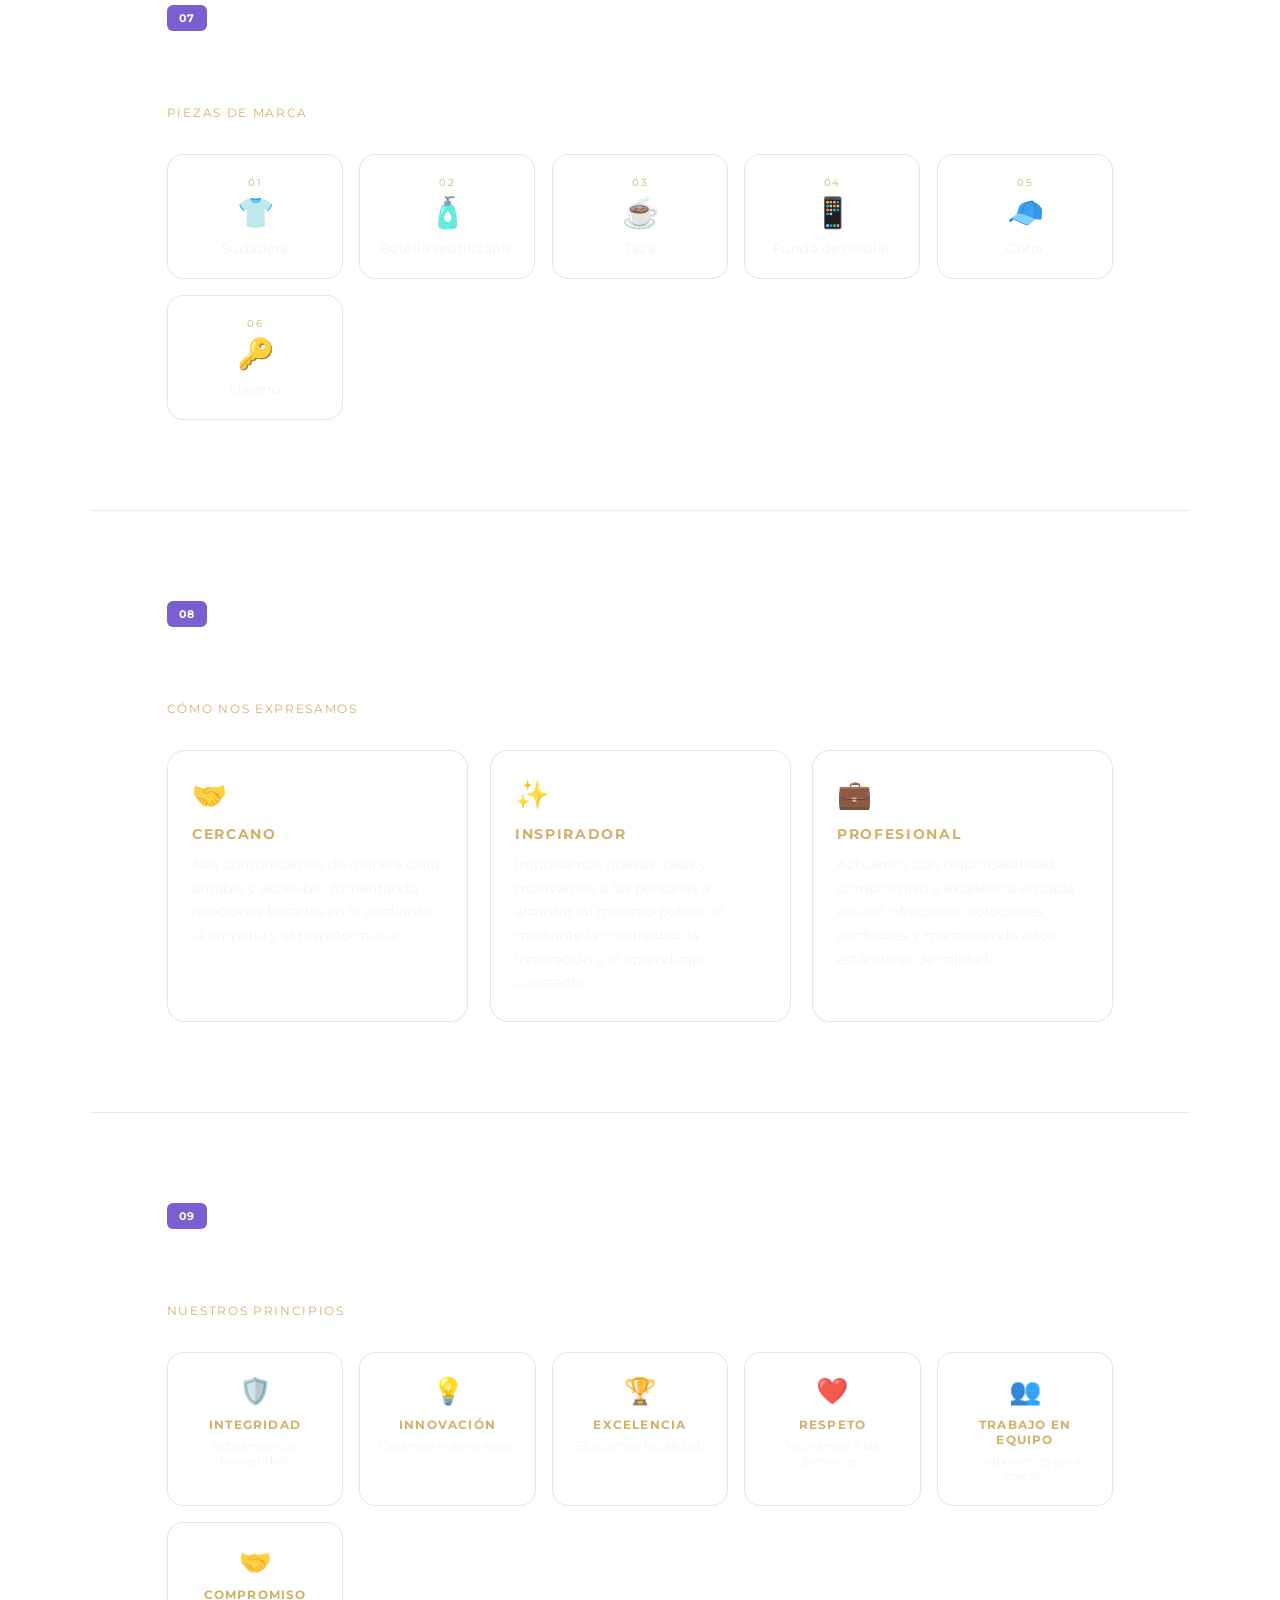
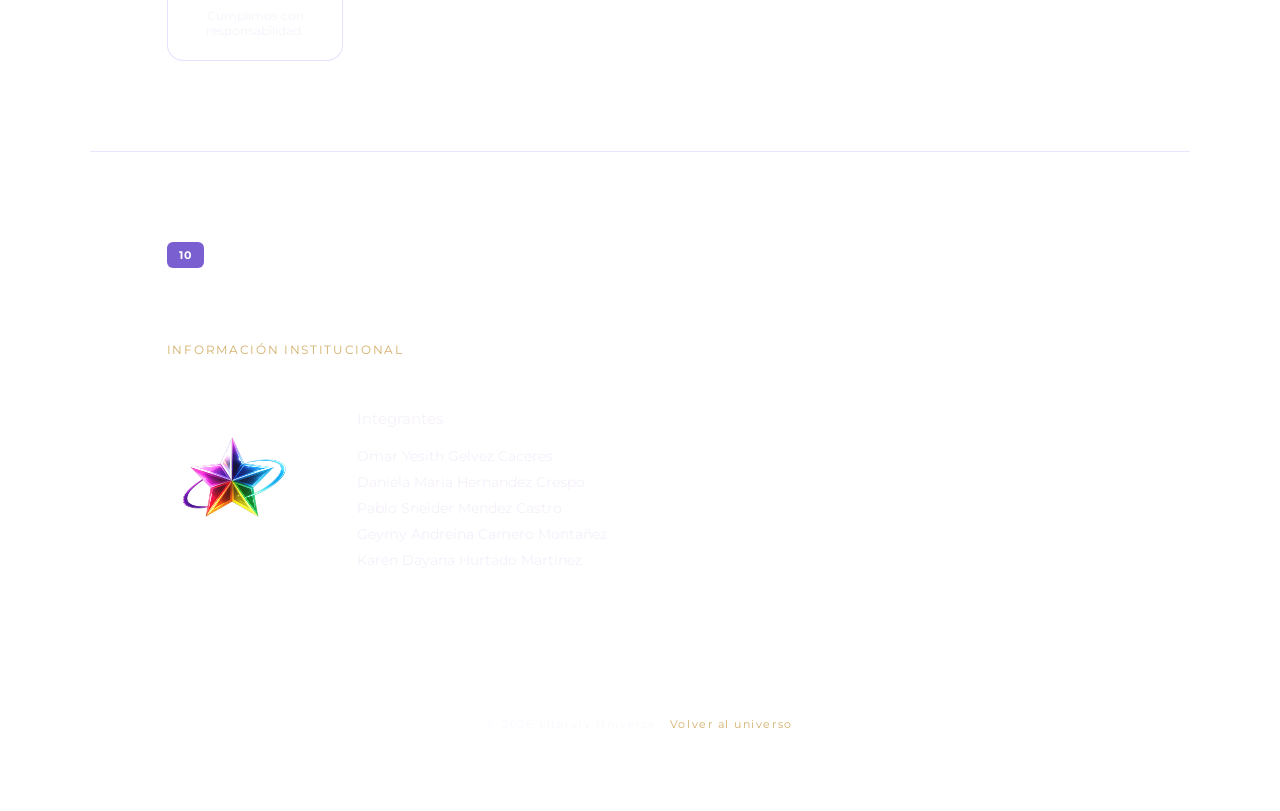
<file: domains/literary-universe-actualizado/site/manual.html>
<!DOCTYPE html>
<html lang="es">
<head>
<meta charset="UTF-8">
<meta name="viewport" content="width=device-width, initial-scale=1.0">
<title>Manual Corporativo — Literary Universe</title>
<meta name="description" content="Manual corporativo de Literary Universe: identidad, logotipo, colores, tipografía, usos incorrectos, aplicaciones, tono de comunicación y valores.">
<link rel="icon" type="image/png" href="star.png">
<link rel="preconnect" href="https://fonts.googleapis.com">
<link rel="preconnect" href="https://fonts.gstatic.com" crossorigin>
<link href="https://fonts.googleapis.com/css2?family=Montserrat:wght@300;400;500;600;700;800&display=swap" rel="stylesheet">
<link rel="stylesheet" href="assets/site.css">
<style>
:root{
    --mn-ink:#0a0715;
    --mn-purple:#2b1a4d;
    --mn-violet:#7a5fd0;
    --mn-gold:#d4af6a;
    --mn-cream:#f2ecf9;
}
*{box-sizing:border-box}
html{scroll-behavior:smooth}
body{
    margin:0;
    font-family:'Montserrat',sans-serif;
    color: rgba(242,236,249,0.88);
    background:
        radial-gradient(1px 1px at 10% 20%, #fff 0, transparent 60%),
        radial-gradient(1px 1px at 80% 10%, #fff 0, transparent 60%),
        radial-gradient(1px 1px at 60% 70%, #fff 0, transparent 60%),
        radial-gradient(1px 1px at 30% 85%, #fff 0, transparent 60%),
        radial-gradient(1px 1px at 90% 60%, #fff 0, transparent 60%),
        radial-gradient(1px 1px at 45% 40%, #fff 0, transparent 60%),
        radial-gradient(ellipse at 20% 0%, rgba(154,110,255,0.28) 0%, transparent 55%),
        radial-gradient(ellipse at 85% 30%, rgba(80,50,150,0.35) 0%, transparent 55%),
        linear-gradient(160deg, #150c2b 0%, #0a0715 55%, #05040a 100%);
    background-attachment: fixed;
    overflow-x:hidden;
}
a{ text-decoration:none; color:inherit; }

/* ---------- Top bar ---------- */
.mn-top{
    position:fixed; top:0; left:0; right:0; z-index:20;
    display:flex; align-items:center; justify-content:space-between;
    padding:18px 32px;
    background:linear-gradient(180deg, rgba(10,7,21,0.85), transparent);
    backdrop-filter:blur(4px);
}
.mn-logo{ display:flex; align-items:center; gap:10px; font-weight:600; letter-spacing:.08em; }
.mn-logo img{ width:26px; height:26px; }
.mn-logo span{ font-size:12px; color: var(--mn-cream); }
.mn-back{
    font-size:10.5px; letter-spacing:.14em; text-transform:uppercase;
    border:1px solid rgba(212,175,106,0.4); color:var(--mn-gold);
    padding:8px 16px; border-radius:999px; transition:.2s;
}
.mn-back:hover{ background:rgba(212,175,106,0.12); }

/* ---------- Cover ---------- */
.mn-cover{
    min-height:100vh;
    display:flex; flex-direction:column; align-items:center; justify-content:center;
    text-align:center; padding:140px 6vw 80px; position:relative;
}
.mn-cover img{ width:min(280px, 46vw); filter:drop-shadow(0 0 40px rgba(154,110,255,0.45)); animation: mnFloat 6s ease-in-out infinite; }
@keyframes mnFloat{ 0%,100%{transform:translateY(0)} 50%{transform:translateY(-14px)} }
.mn-cover h1{
    font-weight:300; font-style:italic; letter-spacing:.05em;
    font-size:clamp(40px,8vw,86px); margin:18px 0 6px; color:#fff;
}
.mn-cover .mn-kicker{ font-size:11px; letter-spacing:.3em; color:var(--mn-gold); text-transform:uppercase; margin-bottom:8px; }
.mn-cover p.mn-tag{ font-size:13px; letter-spacing:.24em; text-transform:uppercase; color:rgba(242,236,249,0.6); }
.mn-scroll-hint{ position:absolute; bottom:34px; font-size:10px; letter-spacing:.2em; color:rgba(242,236,249,0.4); }

/* ---------- Index nav pills ---------- */
.mn-index{
    max-width:1100px; margin:0 auto 40px; padding:0 6vw;
    display:flex; flex-wrap:wrap; gap:10px; justify-content:center;
}
.mn-index a{
    font-size:10.5px; letter-spacing:.12em; text-transform:uppercase;
    padding:9px 16px; border-radius:999px;
    border:1px solid rgba(154,110,255,0.35);
    background:rgba(122,95,208,0.1);
    transition:.2s;
}
.mn-index a:hover{ border-color:var(--mn-gold); color:var(--mn-gold); }

/* ---------- Sections ---------- */
.mn-section{
    max-width:1100px; margin:0 auto; padding:90px 6vw;
    border-top:1px solid rgba(154,110,255,0.18);
}
.mn-section:first-of-type{ border-top:none; }
.mn-num{
    display:inline-flex; align-items:center; justify-content:center;
    font-size:11px; font-weight:700; letter-spacing:.08em;
    background:var(--mn-violet); color:#fff;
    padding:6px 12px; border-radius:6px; margin-bottom:14px;
}
.mn-section h2{
    font-size:clamp(26px,4vw,42px); font-weight:500; margin:0 0 8px; color:#fff;
}
.mn-section .mn-sub{ font-size:12px; letter-spacing:.14em; text-transform:uppercase; color:var(--mn-gold); margin:0 0 34px; }
.mn-lead{ max-width:640px; color:rgba(242,236,249,0.78); line-height:1.9; font-size:14.5px; }

/* Identidad cards */
.mn-grid3{ display:grid; grid-template-columns:repeat(3,1fr); gap:22px; margin-top:10px; }
.mn-card{
    background:rgba(255,255,255,0.04); border:1px solid rgba(154,110,255,0.22);
    border-radius:18px; padding:26px 24px;
}
.mn-card .mn-icon{ font-size:28px; margin-bottom:14px; }
.mn-card h3{ font-size:14px; letter-spacing:.12em; text-transform:uppercase; color:var(--mn-gold); margin:0 0 10px; }
.mn-card p{ font-size:13.5px; line-height:1.75; color:rgba(242,236,249,0.75); margin:0; }

/* Logotipo */
.mn-logos{ display:flex; flex-wrap:wrap; gap:34px; align-items:flex-end; margin-top:20px; }
.mn-logo-box{ text-align:center; }
.mn-logo-box .mn-swatch{
    width:150px; height:150px; border-radius:16px;
    display:flex; align-items:center; justify-content:center;
    background:rgba(255,255,255,0.03); border:1px solid rgba(154,110,255,0.22);
    margin-bottom:12px;
}
.mn-logo-box img{ width:82px; height:82px; object-fit:contain; }
.mn-logo-box.mn-negro .mn-swatch img{ filter:brightness(0) saturate(0); }
.mn-logo-box.mn-blanco .mn-swatch{ background:#0a0715; }
.mn-logo-box.mn-blanco .mn-swatch img{ filter:brightness(0) saturate(0) invert(1); }
.mn-logo-box span{ font-size:11px; letter-spacing:.14em; text-transform:uppercase; color:rgba(242,236,249,0.6); }

/* Colores */
.mn-colors{ display:grid; grid-template-columns:repeat(auto-fit, minmax(150px,1fr)); gap:18px; margin-top:10px; }
.mn-color{ border-radius:14px; overflow:hidden; border:1px solid rgba(154,110,255,0.22); }
.mn-color .mn-swatchbar{ height:90px; }
.mn-color .mn-code{ padding:12px 14px; font-size:10.5px; line-height:1.7; background:rgba(255,255,255,0.03); }
.mn-color .mn-code b{ display:block; font-size:11px; letter-spacing:.08em; color:#fff; margin-bottom:4px; }

/* Tipografia */
.mn-type{ margin-top:10px; }
.mn-type-block{ margin-bottom:38px; }
.mn-type-block .mn-tlabel{ font-size:10.5px; letter-spacing:.2em; text-transform:uppercase; color:var(--mn-gold); margin-bottom:8px; }
.mn-type-block .mn-tname{ font-size:clamp(26px,4vw,40px); color:#fff; margin:0 0 10px; }
.mn-type-block .mn-tsample{ font-size:15px; letter-spacing:.02em; color:rgba(242,236,249,0.7); word-spacing:2px; }
.mn-tname.mn-regular{ font-weight:400; }
.mn-tname.mn-medium{ font-weight:500; }

/* Usos incorrectos */
.mn-dont-grid{ display:grid; grid-template-columns:repeat(auto-fit, minmax(220px,1fr)); gap:20px; margin-top:10px; }
.mn-dont{
    background:rgba(255,255,255,0.04); border:1px solid rgba(224,86,86,0.3);
    border-radius:16px; padding:20px; text-align:center;
}
.mn-dont .mn-dont-label{
    display:flex; align-items:center; justify-content:center; gap:6px;
    font-size:11px; letter-spacing:.1em; text-transform:uppercase; color:#ff8a8a; margin-bottom:16px;
}
.mn-dont .mn-dont-label span.x{
    width:16px; height:16px; border-radius:50%; border:1px solid #ff8a8a;
    display:inline-flex; align-items:center; justify-content:center; font-size:9px;
}
.mn-dont img{ width:70px; height:70px; object-fit:contain; }
.mn-dont.dont-deform img{ transform:scaleX(1.7) rotate(6deg); }
.mn-dont.dont-opacity img{ opacity:.35; }
.mn-dont.dont-color img{ filter:hue-rotate(140deg) saturate(2); }
.mn-dont.dont-rotate img{ transform:rotate(48deg); }
.mn-dont.dont-bg{ background-image: repeating-linear-gradient(45deg, rgba(212,175,106,0.25) 0 8px, rgba(122,95,208,0.25) 8px 16px); }
.mn-dont.dont-extra{ position:relative; }
.mn-dont.dont-extra .mn-extra-shape{
    position:absolute; width:60px; height:60px; left:14px; top:36px;
    background:#ffcc33; clip-path:polygon(50% 0,61% 35%,98% 35%,68% 57%,79% 91%,50% 70%,21% 91%,32% 57%,2% 35%,39% 35%);
    opacity:.85; z-index:0;
}
.mn-dont.dont-extra img{ position:relative; z-index:1; }

/* Aplicaciones */
.mn-app-grid{ display:grid; grid-template-columns:repeat(auto-fit, minmax(150px,1fr)); gap:16px; margin-top:10px; }
.mn-app{
    background:rgba(255,255,255,0.04); border:1px solid rgba(154,110,255,0.22);
    border-radius:16px; padding:22px 16px; text-align:center;
}
.mn-app .mn-app-icon{ font-size:30px; margin-bottom:10px; }
.mn-app .mn-app-num{ font-size:9.5px; letter-spacing:.14em; color:var(--mn-gold); display:block; margin-bottom:6px; }
.mn-app .mn-app-name{ font-size:12.5px; letter-spacing:.04em; }

/* Valores */
.mn-values{ display:grid; grid-template-columns:repeat(auto-fit, minmax(160px,1fr)); gap:16px; margin-top:10px; }
.mn-value{ text-align:center; padding:22px 14px; background:rgba(255,255,255,0.04); border:1px solid rgba(154,110,255,0.22); border-radius:16px; }
.mn-value .mn-v-icon{ font-size:26px; margin-bottom:10px; }
.mn-value h4{ font-size:12px; letter-spacing:.1em; text-transform:uppercase; color:var(--mn-gold); margin:0 0 6px; }
.mn-value p{ font-size:12px; color:rgba(242,236,249,0.7); margin:0; }

/* Contacto */
.mn-contact{ display:flex; flex-wrap:wrap; gap:60px; align-items:center; }
.mn-contact img{ width:130px; opacity:.92; }
.mn-contact ul{ list-style:none; margin:14px 0 0; padding:0; }
.mn-contact li{ font-size:14px; margin-bottom:8px; color:rgba(242,236,249,0.85); }

.mn-footer{
    text-align:center; padding:50px 6vw 80px; font-size:11px;
    letter-spacing:.14em; color:rgba(242,236,249,0.4);
}
.mn-footer a{ color:var(--mn-gold); }

@media (max-width:760px){
    .mn-grid3{ grid-template-columns:1fr; }
    .mn-section{ padding:64px 7vw; }
}
</style>
<link rel="stylesheet" href="assets/scroll-animations.css">
</head>
<body>

<div class="mn-top">
    <a class="mn-logo" href="index.html"><img src="star.png" alt=""><span>LITERARY UNIVERSE</span></a>
    <a class="mn-back" href="index.html">✦ Volver al universo</a>
</div>

<section class="mn-cover">
    <img src="star.png" alt="Logotipo Literary Universe">
    <p class="mn-kicker">Manual corporativo</p>
    <h1>Nuestra identidad,<br>nuestra esencia</h1>
    <p class="mn-tag">Literary Universe</p>
    <div class="mn-scroll-hint">DESLIZA PARA EXPLORAR ↓</div>
</section>

<nav class="mn-index">
    <a href="#mn-01">01 Introducción</a>
    <a href="#mn-02">02 Identidad</a>
    <a href="#mn-03">03 Logotipo</a>
    <a href="#mn-04">04 Colores</a>
    <a href="#mn-05">05 Tipografía</a>
    <a href="#mn-06">06 Usos incorrectos</a>
    <a href="#mn-07">07 Aplicaciones</a>
    <a href="#mn-08">08 Tono de comunicación</a>
    <a href="#mn-09">09 Valores</a>
    <a href="#mn-10">10 Contacto</a>
</nav>

<section id="mn-01" class="mn-section">
    <span class="mn-num">01</span>
    <h2>Introducción</h2>
    <p class="mn-sub">Bienvenido</p>
    <p class="mn-lead">Literary Universe reúne una identidad visual inspirada en el arte, la realeza, el automovilismo, la biología marina y la cosmetología, creando un universo de creatividad, conocimiento e inspiración.</p>
</section>

<section id="mn-02" class="mn-section">
    <span class="mn-num">02</span>
    <h2>Identidad corporativa</h2>
    <p class="mn-sub">Nuestra esencia</p>
    <div class="mn-grid3">
        <div class="mn-card">
            <div class="mn-icon">🚩</div>
            <h3>Misión</h3>
            <p>Generar valor y soluciones innovadoras que impacten positivamente en las personas y en la sociedad.</p>
        </div>
        <div class="mn-card">
            <div class="mn-icon">👁️</div>
            <h3>Visión</h3>
            <p>Ser reconocidos por nuestra excelencia, liderazgo e innovación a nivel nacional e internacional.</p>
        </div>
        <div class="mn-card">
            <div class="mn-icon">🎯</div>
            <h3>Propósito</h3>
            <p>Inspirar, conectar y crear experiencias que dejan huella y generan bienestar.</p>
        </div>
    </div>
</section>

<section id="mn-03" class="mn-section">
    <span class="mn-num">03</span>
    <h2>Logotipo</h2>
    <p class="mn-sub">Uso y aplicaciones</p>
    <div class="mn-logos">
        <div class="mn-logo-box">
            <div class="mn-swatch"><img src="star.png" alt="Logotipo original"></div>
            <span>Original</span>
        </div>
        <div class="mn-logo-box mn-negro">
            <div class="mn-swatch"><img src="star.png" alt="Logotipo negro"></div>
            <span>Negro</span>
        </div>
        <div class="mn-logo-box mn-blanco">
            <div class="mn-swatch"><img src="star.png" alt="Logotipo blanco"></div>
            <span>Blanco</span>
        </div>
    </div>
</section>

<section id="mn-04" class="mn-section">
    <span class="mn-num">04</span>
    <h2>Colores corporativos</h2>
    <p class="mn-sub">Paleta de color</p>
    <div class="mn-colors">
        <div class="mn-color">
            <div class="mn-swatchbar" style="background:#a24bac"></div>
            <div class="mn-code"><b>Orquídea</b>C 38,04 · M 72,55<br>Y 0 · K 0</div>
        </div>
        <div class="mn-color">
            <div class="mn-swatchbar" style="background:#3c5cb3"></div>
            <div class="mn-code"><b>Azul</b>C 35,88 · M 65,1<br>Y 0 · K 0</div>
        </div>
        <div class="mn-color">
            <div class="mn-swatchbar" style="background:#40b93c"></div>
            <div class="mn-code"><b>Verde</b>C 75 · M 0<br>Y 100 · K 0</div>
        </div>
        <div class="mn-color">
            <div class="mn-swatchbar" style="background:#f5781d"></div>
            <div class="mn-code"><b>Naranja</b>C 0 · M 57<br>Y 95 · K 0</div>
        </div>
        <div class="mn-color">
            <div class="mn-swatchbar" style="background:#422b86"></div>
            <div class="mn-code"><b>Morado</b>C 89,02 · M 100<br>Y 9,41 · K 2,35</div>
        </div>
        <div class="mn-color">
            <div class="mn-swatchbar" style="background:#e11d25"></div>
            <div class="mn-code"><b>Rojo</b>C 5,1 · M 100<br>Y 100 · K 1,18</div>
        </div>
    </div>
</section>

<section id="mn-05" class="mn-section">
    <span class="mn-num">05</span>
    <h2>Tipografía</h2>
    <p class="mn-sub">Tipografías institucionales</p>
    <div class="mn-type">
        <div class="mn-type-block">
            <div class="mn-tlabel">Títulos principales</div>
            <div class="mn-tname mn-medium">Montserrat Medium</div>
            <div class="mn-tsample">ABCDEFGHIJKLMNOPQRSTUVWXYZ<br>abcdefghijklmnopqrstuvwxyz<br>1 2 3 4 5 6 7 8 9 0</div>
        </div>
        <div class="mn-type-block">
            <div class="mn-tlabel">Texto secundario</div>
            <div class="mn-tname mn-regular">Montserrat Regular</div>
            <div class="mn-tsample">ABCDEFGHIJKLMNOPQRSTUVWXYZ<br>abcdefghijklmnopqrstuvwxyz<br>1 2 3 4 5 6 7 8 9 0</div>
        </div>
    </div>
</section>

<section id="mn-06" class="mn-section">
    <span class="mn-num">06</span>
    <h2>Usos incorrectos</h2>
    <p class="mn-sub">Lo que debemos evitar</p>
    <div class="mn-dont-grid">
        <div class="mn-dont dont-deform">
            <div class="mn-dont-label"><span class="x">✕</span>No deformar</div>
            <img src="star.png" alt="">
        </div>
        <div class="mn-dont dont-opacity">
            <div class="mn-dont-label"><span class="x">✕</span>No colocar opacidad</div>
            <img src="star.png" alt="">
        </div>
        <div class="mn-dont dont-color">
            <div class="mn-dont-label"><span class="x">✕</span>No cambiar los colores</div>
            <img src="star.png" alt="">
        </div>
        <div class="mn-dont dont-rotate">
            <div class="mn-dont-label"><span class="x">✕</span>No girar</div>
            <img src="star.png" alt="">
        </div>
        <div class="mn-dont dont-bg">
            <div class="mn-dont-label"><span class="x">✕</span>No agregar fondos</div>
            <img src="star.png" alt="">
        </div>
        <div class="mn-dont dont-extra">
            <div class="mn-dont-label"><span class="x">✕</span>No agregar elementos</div>
            <div class="mn-extra-shape"></div>
            <img src="star.png" alt="">
        </div>
    </div>
    <p class="mn-lead" style="margin-top:34px">El correcto uso del logotipo y de los elementos de identidad visual fortalece el reconocimiento, la credibilidad y la coherencia de la marca en todos los puntos de contacto. Cada aplicación debe contribuir a proyectar una imagen sólida, consistente y fácilmente identificable para el público.</p>
</section>

<section id="mn-07" class="mn-section">
    <span class="mn-num">07</span>
    <h2>Aplicaciones</h2>
    <p class="mn-sub">Piezas de marca</p>
    <div class="mn-app-grid">
        <div class="mn-app"><span class="mn-app-num">01</span><div class="mn-app-icon">👕</div><div class="mn-app-name">Sudadera</div></div>
        <div class="mn-app"><span class="mn-app-num">02</span><div class="mn-app-icon">🧴</div><div class="mn-app-name">Botella reutilizable</div></div>
        <div class="mn-app"><span class="mn-app-num">03</span><div class="mn-app-icon">☕</div><div class="mn-app-name">Taza</div></div>
        <div class="mn-app"><span class="mn-app-num">04</span><div class="mn-app-icon">📱</div><div class="mn-app-name">Funda de celular</div></div>
        <div class="mn-app"><span class="mn-app-num">05</span><div class="mn-app-icon">🧢</div><div class="mn-app-name">Gorra</div></div>
        <div class="mn-app"><span class="mn-app-num">06</span><div class="mn-app-icon">🔑</div><div class="mn-app-name">Llavero</div></div>
    </div>
</section>

<section id="mn-08" class="mn-section">
    <span class="mn-num">08</span>
    <h2>Tono de comunicación</h2>
    <p class="mn-sub">Cómo nos expresamos</p>
    <div class="mn-grid3">
        <div class="mn-card">
            <div class="mn-icon">🤝</div>
            <h3>Cercano</h3>
            <p>Nos comunicamos de manera clara, amable y accesible, fomentando relaciones basadas en la confianza, la empatía y el respeto mutuo.</p>
        </div>
        <div class="mn-card">
            <div class="mn-icon">✨</div>
            <h3>Inspirador</h3>
            <p>Impulsamos nuevas ideas y motivamos a las personas a alcanzar su máximo potencial mediante la creatividad, la innovación y el aprendizaje constante.</p>
        </div>
        <div class="mn-card">
            <div class="mn-icon">💼</div>
            <h3>Profesional</h3>
            <p>Actuamos con responsabilidad, compromiso y excelencia en cada acción, ofreciendo soluciones confiables y manteniendo altos estándares de calidad.</p>
        </div>
    </div>
</section>

<section id="mn-09" class="mn-section">
    <span class="mn-num">09</span>
    <h2>Valores corporativos</h2>
    <p class="mn-sub">Nuestros principios</p>
    <div class="mn-values">
        <div class="mn-value"><div class="mn-v-icon">🛡️</div><h4>Integridad</h4><p>Actuamos con honestidad.</p></div>
        <div class="mn-value"><div class="mn-v-icon">💡</div><h4>Innovación</h4><p>Creamos nuevas ideas.</p></div>
        <div class="mn-value"><div class="mn-v-icon">🏆</div><h4>Excelencia</h4><p>Buscamos la calidad.</p></div>
        <div class="mn-value"><div class="mn-v-icon">❤️</div><h4>Respeto</h4><p>Valoramos a las personas.</p></div>
        <div class="mn-value"><div class="mn-v-icon">👥</div><h4>Trabajo en equipo</h4><p>Colaboramos para crecer.</p></div>
        <div class="mn-value"><div class="mn-v-icon">🤝</div><h4>Compromiso</h4><p>Cumplimos con responsabilidad.</p></div>
    </div>
</section>

<section id="mn-10" class="mn-section">
    <span class="mn-num">10</span>
    <h2>Contacto</h2>
    <p class="mn-sub">Información institucional</p>
    <div class="mn-contact">
        <img src="star.png" alt="Literary Universe">
        <div>
            <p class="mn-lead" style="margin-bottom:6px">Integrantes</p>
            <ul>
                <li>Omar Yesith Gelvez Caceres</li>
                <li>Daniela Maria Hernandez Crespo</li>
                <li>Pablo Sneider Mendez Castro</li>
                <li>Geymy Andreina Camero Montañez</li>
                <li>Karen Dayana Hurtado Martinez</li>
            </ul>
        </div>
    </div>
</section>

<div class="mn-footer">© 2026 Literary Universe · <a href="index.html">Volver al universo</a></div>

<script src="assets/site.js"></script>
<script>
    LiteraryUniverse.initChrome({ activeUrl: 'manual.html', rootFreq: 110, chordRatios: [1, 1.2, 1.5, 1.875] });
</script>
<script src="assets/scroll-animations.js" defer></script>
</body>
</html>
</file>
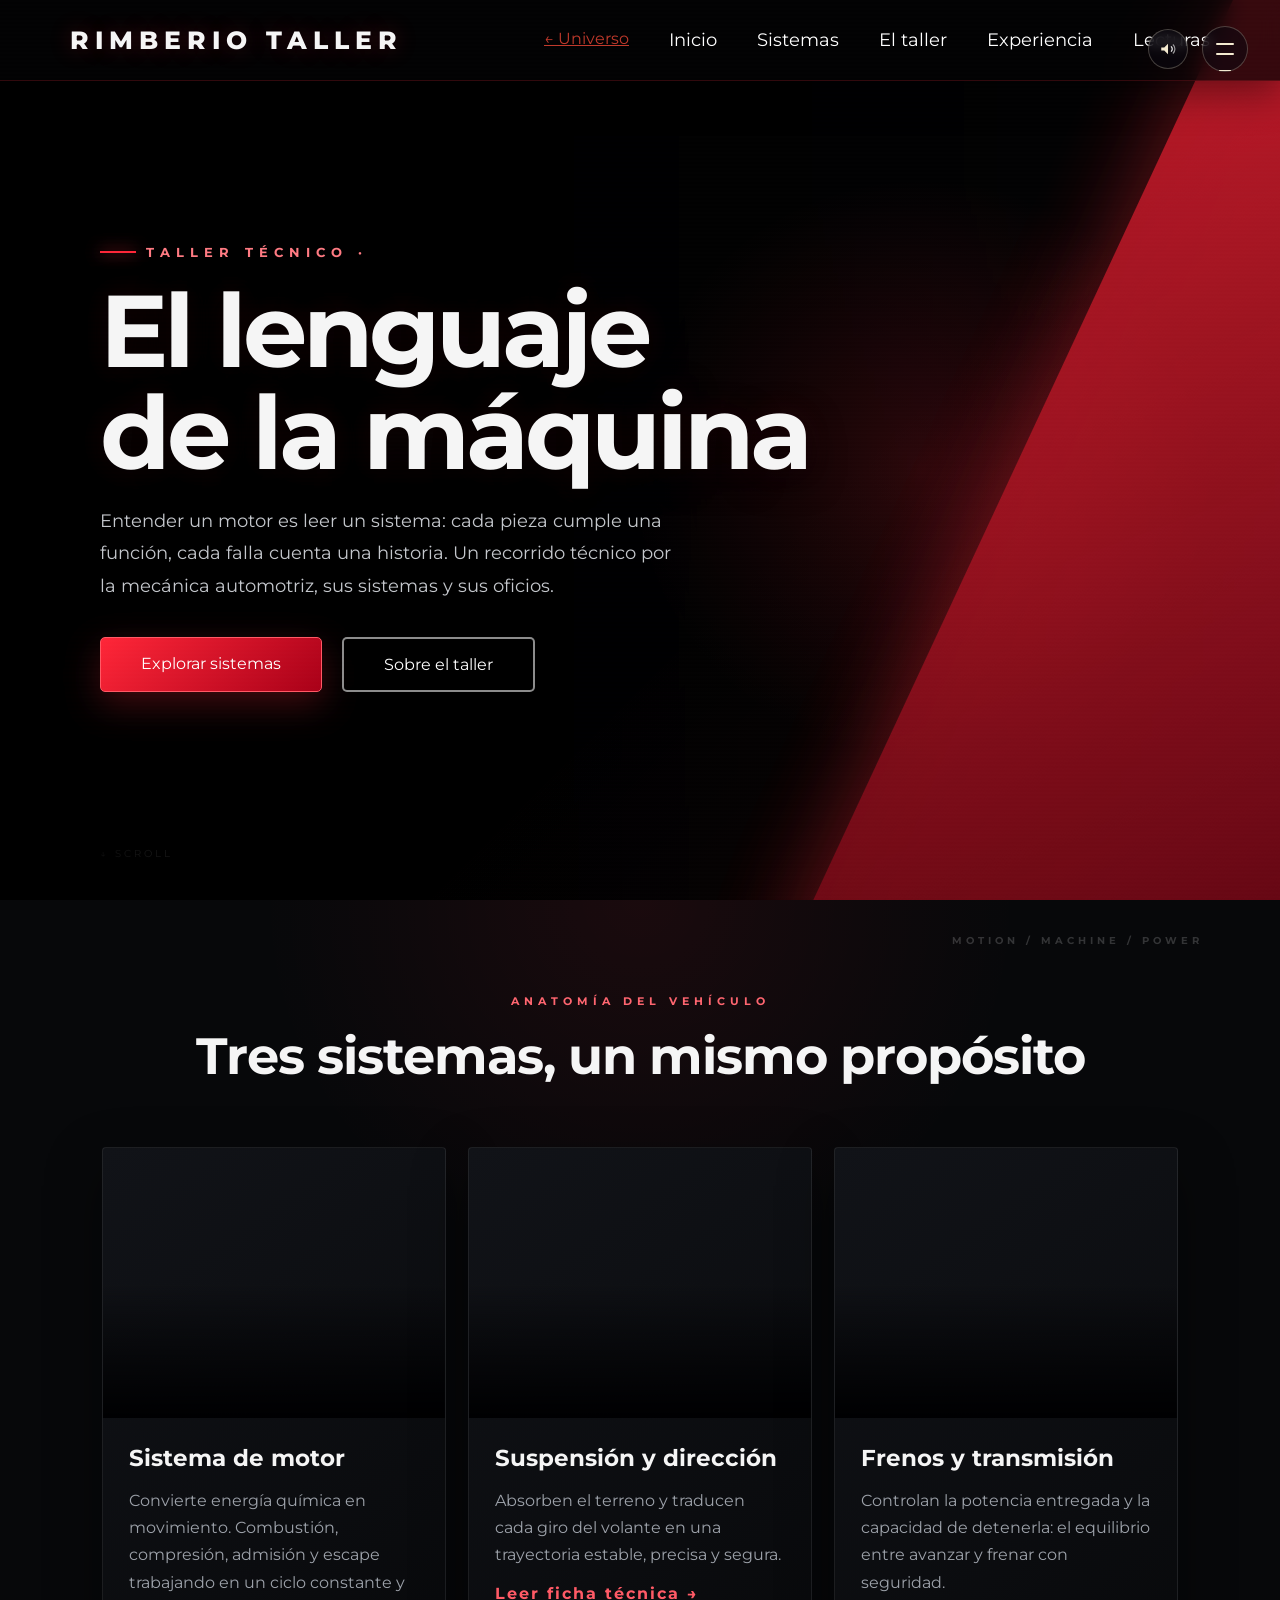
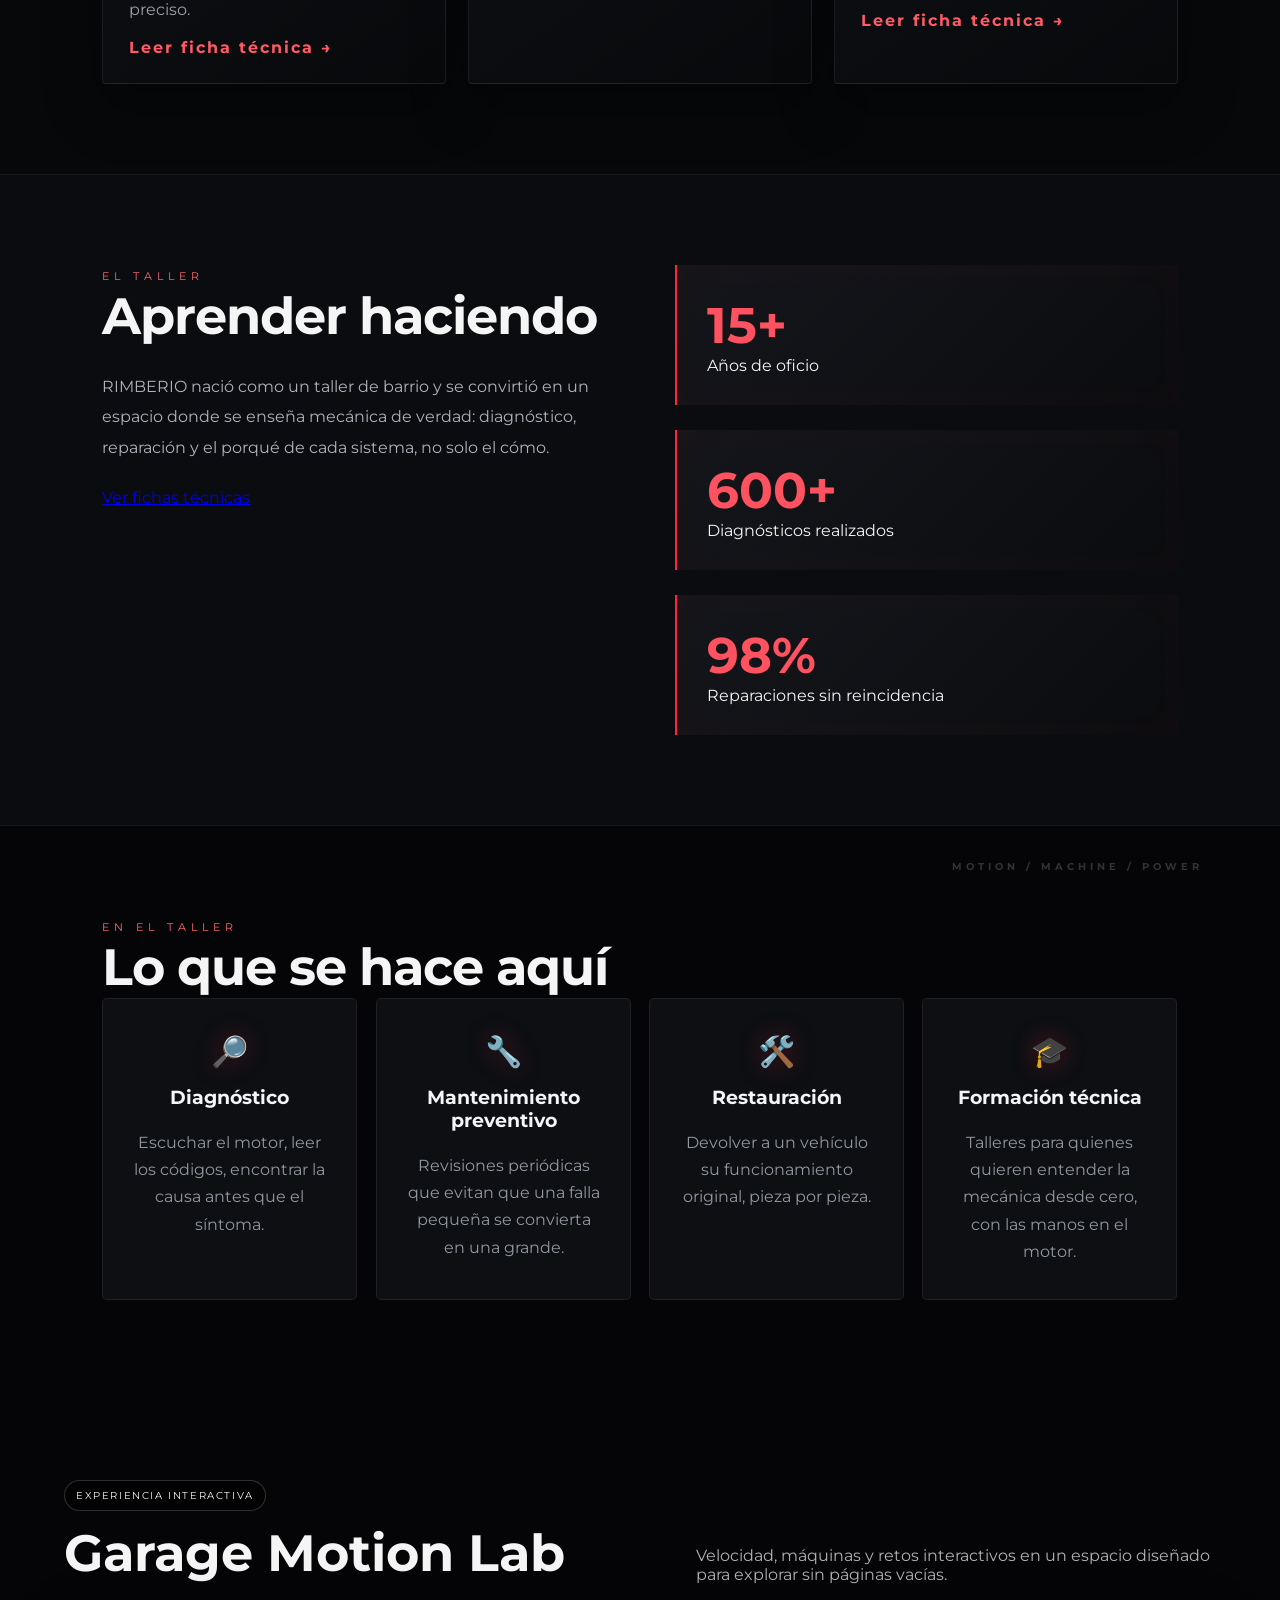
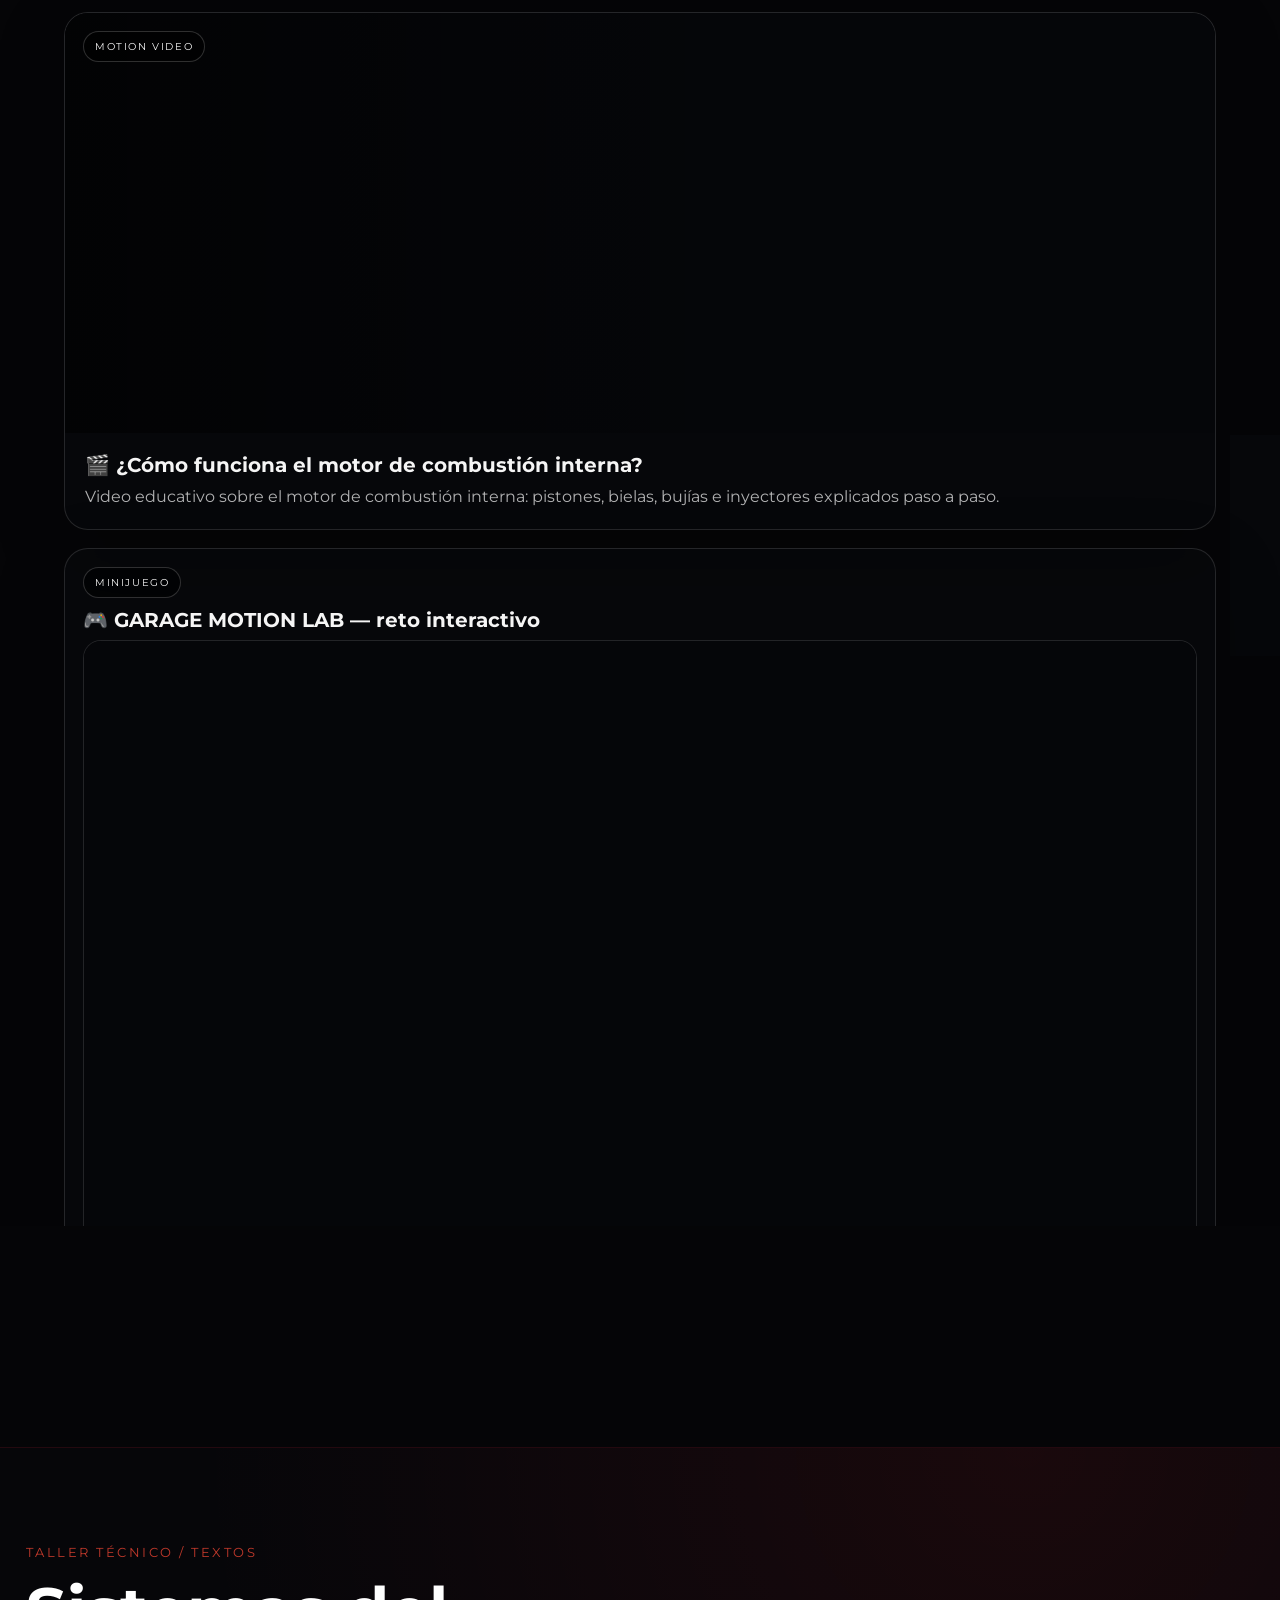
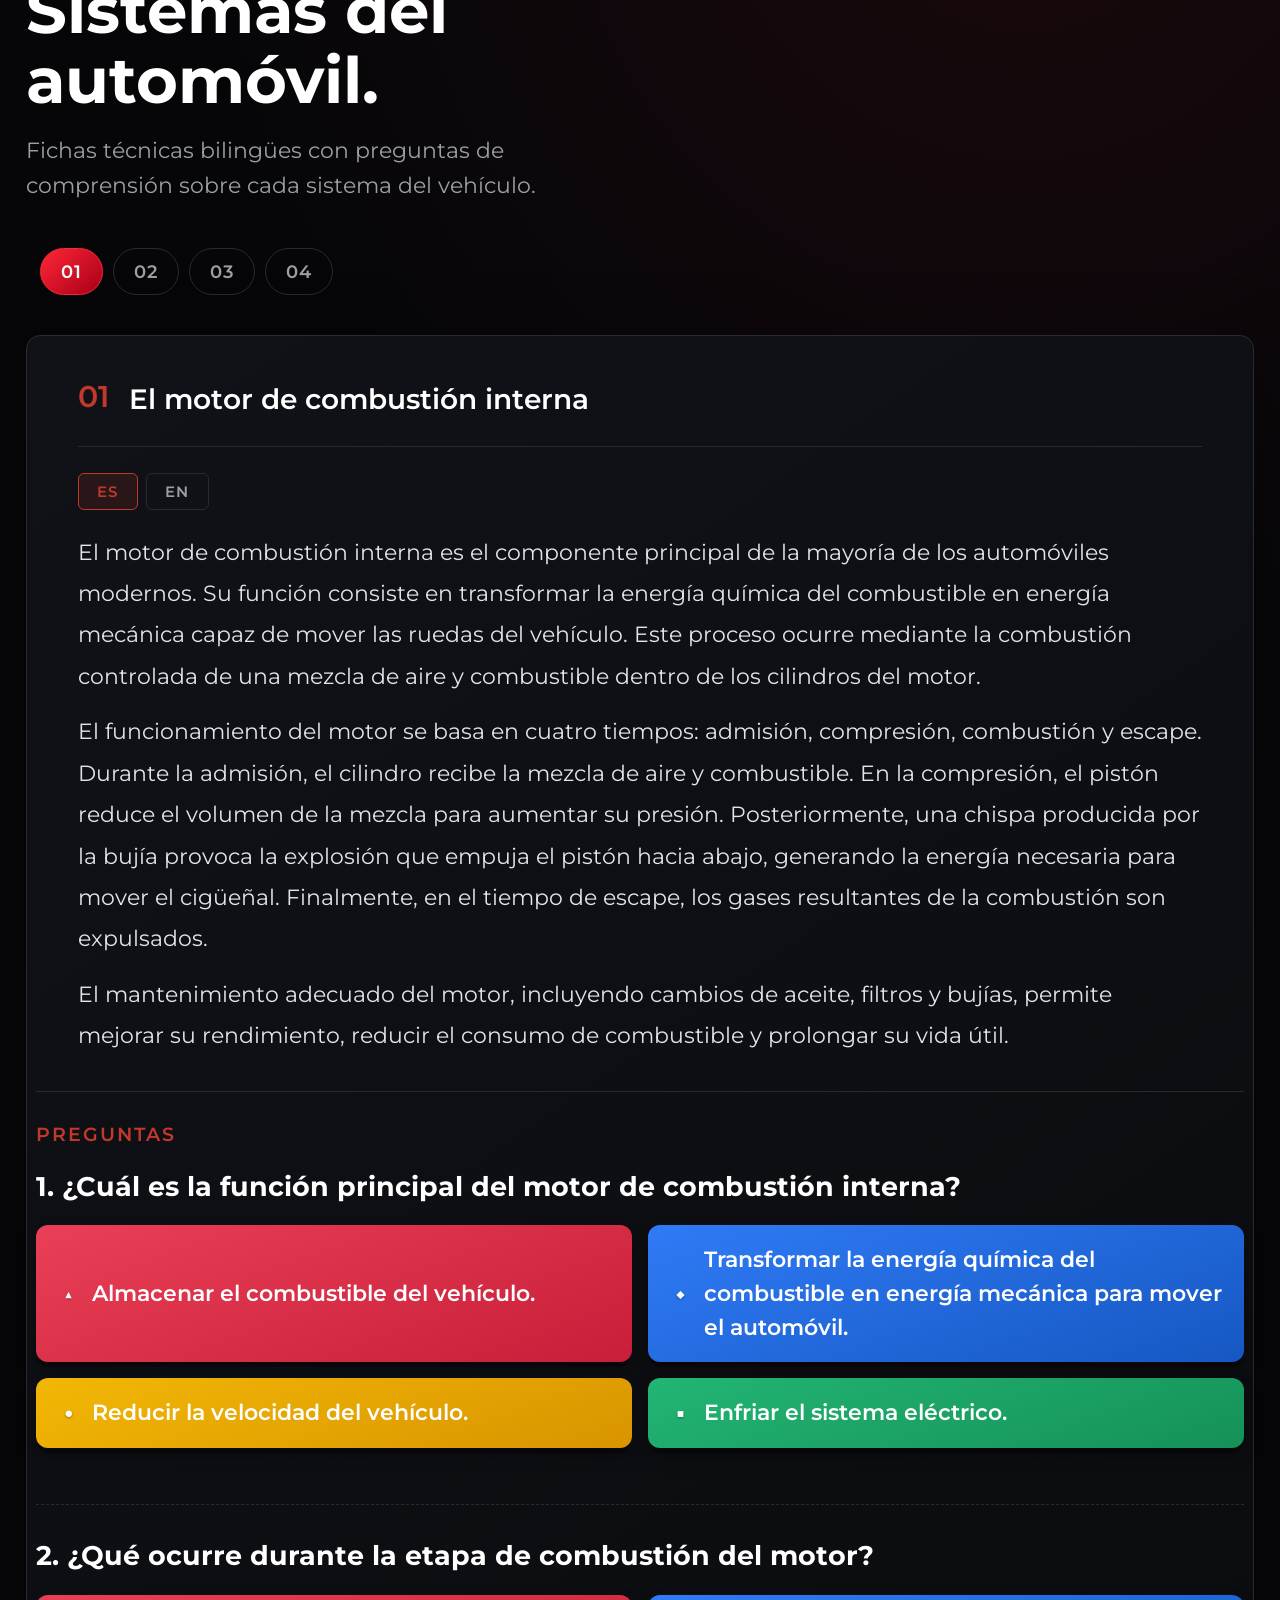
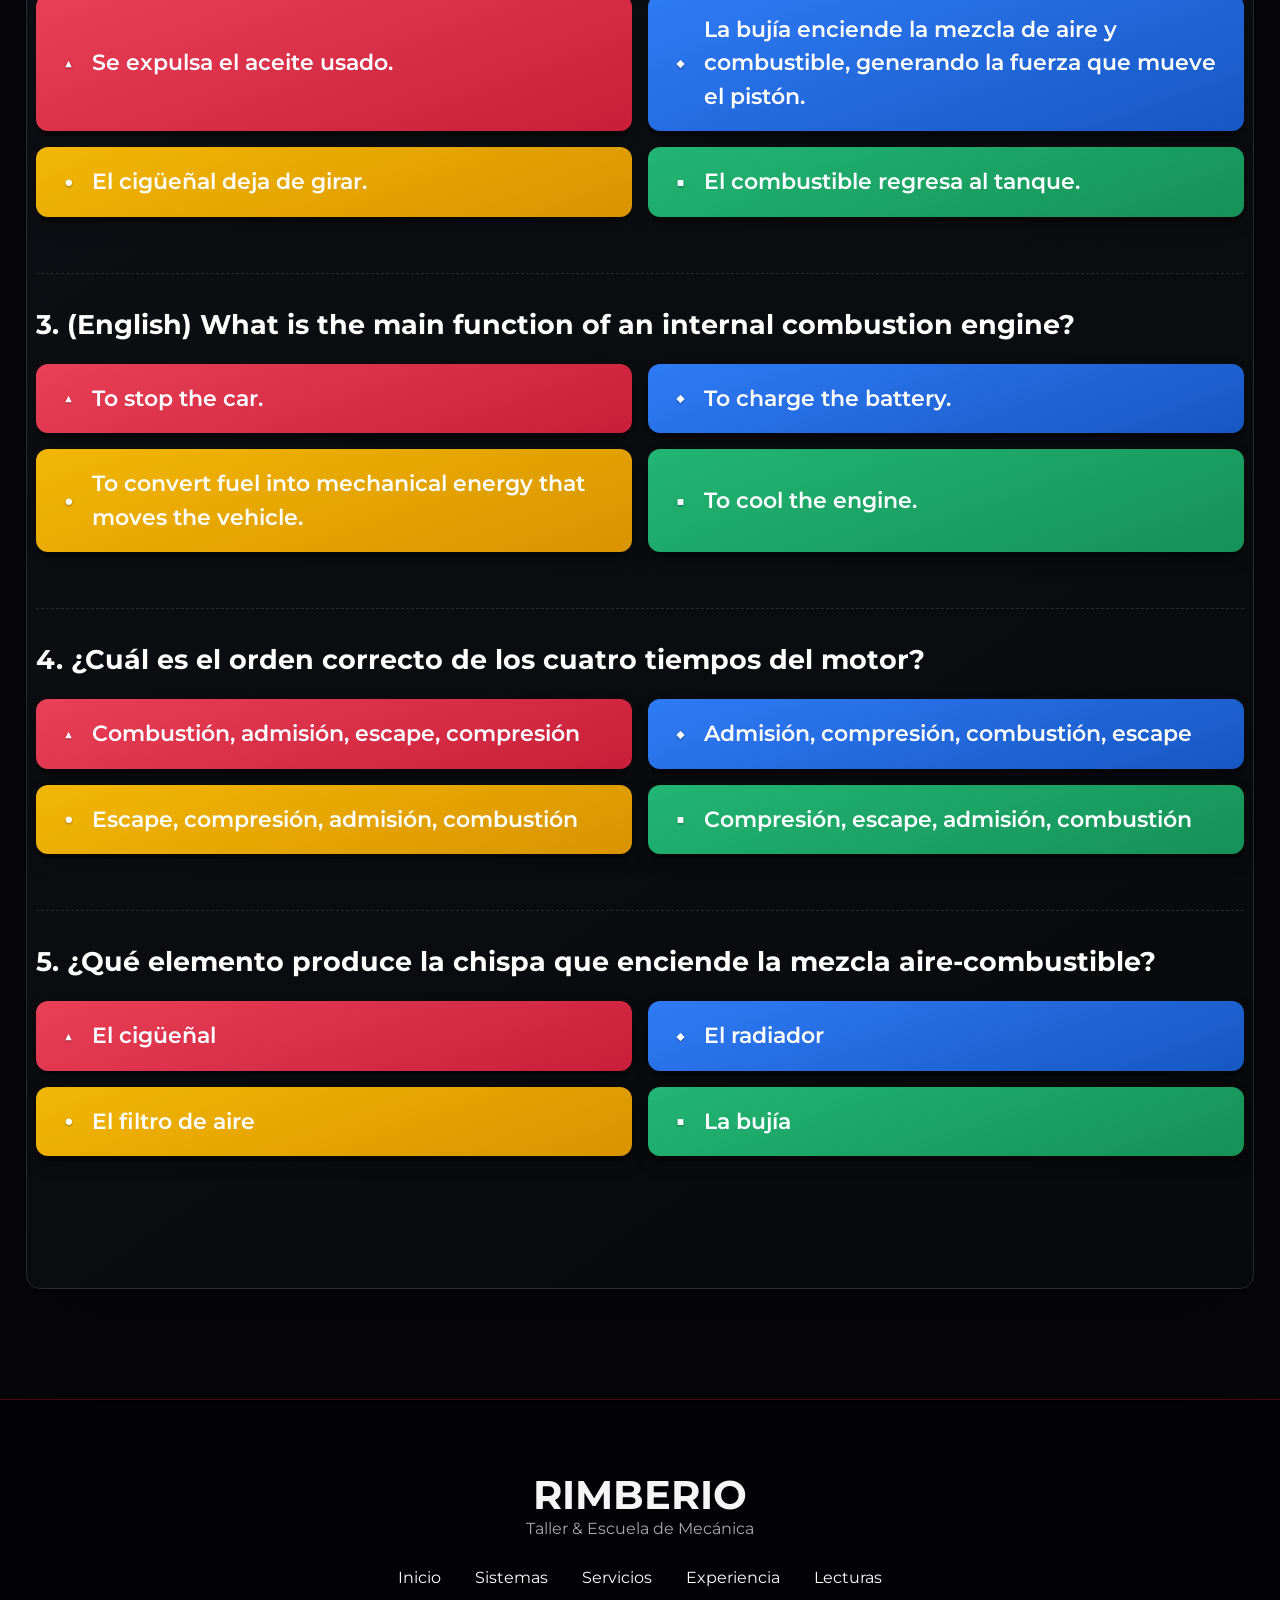
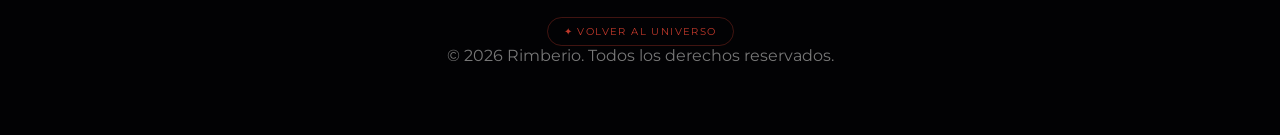
<file: domains/literary-universe-actualizado/site/mecanica.html>
<!DOCTYPE html>
<html lang="es">
<head>
<meta charset="UTF-8">
<meta name="viewport" content="width=device-width, initial-scale=1.0">
<title>Mecánica · Literary Universe</title>
<meta name="description" content="Mecánica · Literary Universe: vehículos de alto rendimiento, sistemas automotrices y un laboratorio interactivo sobre el mundo del motor.">
<meta name="theme-color" content="#c0392b">
<link rel="icon" type="image/png" href="star.png">
<link rel="preconnect" href="https://fonts.googleapis.com">
<link rel="preconnect" href="https://fonts.gstatic.com" crossorigin>
<link href="https://fonts.googleapis.com/css2?family=Montserrat:wght@300;400;500;600;700;800&display=swap" rel="stylesheet">
<link rel="stylesheet" href="assets/site.css">
<link rel="stylesheet" href="assets/mecanica.css">
<style>
    /* ============ INTEGRACIÓN CON EL UNIVERSO ============ */
    #arrival-layer {
        position: fixed; inset: 0; z-index: 99999;
        background: radial-gradient(circle, #c0392b 0%, #7a0000 45%, #000 100%);
        animation: lu-arrival 0.9s ease forwards;
        pointer-events: none;
    }
    @keyframes lu-arrival {
        0% { opacity: 1; transform: scale(1); }
        60% { opacity: 1; transform: scale(1.5); }
        100% { opacity: 0; transform: scale(2.2); }
    }
    .lu-back {
        display: inline-flex !important; align-items: center; gap: 7px;
        color: #c0392b !important;
    }
    .lu-universe-link {
        display: inline-flex; align-items: center; gap: 6px;
        text-decoration: none; color: #c0392b;
        border: 1px solid #c0392b55; border-radius: 999px;
        padding: 7px 16px; font-size: 10px; letter-spacing: 0.14em;
        transition: border-color 0.25s ease, background 0.25s ease, color 0.25s ease;
        white-space: nowrap;
    }
    .lu-universe-link:hover { border-color: #c0392b; background: #c0392b1a; }

/* ============ LECTURAS Y PREGUNTAS ============ */
.lu-lecturas{position:relative;z-index:2;padding:96px 7vw 110px;background:#080808;color:#ffffff;font-family:"Montserrat",sans-serif;}
.lu-lect-head-wrap{max-width:1200px;margin:0 auto 46px}
.lu-kicker{font-size:10px;letter-spacing:4px;color:#c0392b;margin:0 0 16px;text-transform:uppercase}
.lu-lect-title{font-family:"Montserrat",sans-serif;font-weight:700;font-size:clamp(32px,4.4vw,54px);line-height:1.08;margin:0 0 18px;color:#ffffff}
.lu-lect-title i,.lu-lect-title em{font-style:italic;color:#c0392b}
.lu-lect-lead{font-size:16px;line-height:1.8;color:#9aa0a6;max-width:600px}
.lu-lect-tabs{display:flex;flex-wrap:wrap;gap:10px;margin:0 auto 40px;max-width:1200px}
.lu-lect-tab{cursor:pointer;border:1px solid #2a2a2a;background:transparent;color:#9aa0a6;font:600 12px "Montserrat",sans-serif;letter-spacing:1px;padding:10px 18px;border-radius:999px;transition:.25s}
.lu-lect-tab:hover{border-color:#c0392b;color:#ffffff}
.lu-lect-tab.active{background:#c0392b;border-color:#c0392b;color:#ffffff}
.lu-lect-panels{position:relative;max-width:1200px;margin:0 auto}
.lu-lect-panel{display:none;border:1px solid #2a2a2a;border-radius:14px;padding:34px clamp(24px,3.5vw,42px);background:#0f0f0f}
.lu-lect-panel.active{display:block}
.lu-lect-head{display:flex;gap:20px;align-items:flex-start;margin-bottom:26px;border-bottom:1px solid #2a2a2a;padding-bottom:22px}
.lu-lect-num{font:600 30px "Montserrat",sans-serif;color:#c0392b;line-height:1}
.lu-lect-head h4{font:600 22px "Montserrat",sans-serif;margin:0 0 6px;color:#ffffff;line-height:1.25}
.lu-lect-autor{font-size:12px;letter-spacing:1.5px;color:#9aa0a6;text-transform:uppercase}
.lu-lang-toggle{display:flex;gap:8px;margin-bottom:22px}
.lu-lang-btn{cursor:pointer;border:1px solid #2a2a2a;background:transparent;color:#9aa0a6;font:600 10px "Montserrat",sans-serif;letter-spacing:1.5px;padding:7px 16px;border-radius:6px}
.lu-lang-btn.active{background:#c0392b22;border-color:#c0392b;color:#c0392b}
.lu-lect-text{display:none;color:#e2e5e8;font-size:17px;line-height:1.9;max-width:700px}
.lu-lect-text.active{display:block}
.lu-lect-text h5{font:600 13px "Montserrat",sans-serif;letter-spacing:1.5px;text-transform:uppercase;color:#c0392b;margin:22px 0 10px}
.lu-lect-text h5:first-child{margin-top:0}
.lu-lect-text p{margin:0 0 14px}
.lu-quiz{margin-top:34px;padding-top:30px;border-top:1px solid #2a2a2a;margin-left:calc(-1 * clamp(24px,3.5vw,42px));margin-right:calc(-1 * clamp(24px,3.5vw,42px))}
.lu-quiz-title{font:600 13px "Montserrat",sans-serif;letter-spacing:2px;text-transform:uppercase;color:#c0392b;margin:0 0 20px}
.lu-q{margin-bottom:22px;padding-bottom:22px;border-bottom:1px dashed #2a2a2a}
.lu-q:last-child{border-bottom:0;margin-bottom:0;padding-bottom:0}
.lu-q-text{font:500 16px "Montserrat",sans-serif;color:#ffffff;margin:0 0 12px;line-height:1.65;font-weight:600}
.lu-q-opts{display:grid;gap:8px}
.lu-q-opt{text-align:left;cursor:pointer;border:1px solid #2a2a2a;background:#161616;color:#e2e5e8;font:500 15px "Montserrat",sans-serif;padding:14px 16px;border-radius:8px;transition:.2s;line-height:1.6}
.lu-q-opt:hover{border-color:#c0392b}
.lu-q-opt.correct{border-color:#3fae7d;background:#3fae7d22;color:#ffffff}
.lu-q-opt.incorrect{border-color:#e05656;background:#e0565622;color:#ffffff}
.lu-q-opt[disabled]{cursor:default}
.lu-q-feedback{font-size:12px;letter-spacing:.5px;margin:10px 0 0;min-height:16px;color:#c0392b}
@media(max-width:760px){.lu-lecturas{padding:70px 6vw 80px}.lu-lect-panel{padding:24px 18px}.lu-quiz{margin-left:-18px;margin-right:-18px}.lu-lect-head{flex-direction:column;gap:6px}.lu-lect-text{font-size:15.5px;max-width:100%}.lu-q-text{font-size:15px}.lu-q-opt{font-size:14px;padding:12px 14px}.lu-lect-title{font-size:clamp(28px,7vw,40px)}}

/* ============ MINIJUEGO EMBEBIDO (Formula) ============ */
.game-embed-frame{position:relative;width:100%;aspect-ratio:16/9;border-radius:18px;overflow:hidden;background:#050609;border:1px solid rgba(255,255,255,.12)}
.game-embed-frame iframe{position:absolute;inset:0;width:100%;height:100%;border:0;display:block;background:#050609}
.game-embed-actions{display:flex;gap:10px;flex-wrap:wrap;margin-top:12px}
.game-embed-actions .media-btn{margin-top:0;text-decoration:none;display:inline-block}
@media(max-width:760px){.game-embed-frame{aspect-ratio:3/4}}
</style>
<link rel="stylesheet" href="assets/experience-remaster.css">
<link rel="stylesheet" href="assets/multimedia-experience.css">
<link rel="stylesheet" href="assets/quiz-kahoot.css">
<link rel="stylesheet" href="assets/scroll-animations.css">
<link rel="stylesheet" href="assets/projector-readability.css">
</head>
<body class="mechanic-remaster">

<div id="arrival-layer"></div>

<header class="HEADER2">
    <nav class="navbar2">
        <div class="logo2">
            <span class="logo-text2">
                RIMBERIO TALLER
            </span>
        </div>
        <ul class="nav-list2">
            <li class="nav-item2">
                <a href="index.html" class="lu-back">← Universo</a>
            </li>
            <li class="nav-item2">
                <a href="#inicio" class="nav-link2">Inicio</a>
            </li>
            <li class="nav-item2">
                <a href="#sistemas" class="nav-link2">Sistemas</a>
            </li>
            <li class="nav-item2">
                <a href="#servicios" class="nav-link2">El taller</a>
            </li>
            <li class="nav-item2">
                <a href="#multimedia-mecanica" class="nav-link2">Experiencia</a>
            </li>
            <li class="nav-item2">
                <a href="#lecturas" class="nav-link2">Lecturas</a>
            </li>
        </ul>
    </nav>
</header>
<!--================ HERO =================-->

<section class="hero2" id="inicio">

    <div class="hero-overlay2"></div>

    <div class="hero-shape2"></div>

    <div class="hero-content2">

        <p class="hero-subtitle2">

            TALLER TÉCNICO ·

        </p>

        <h1 class="hero-title2">

            El lenguaje <br>

            de la máquina

        </h1>

        <p class="hero-description2">

            Entender un motor es leer un sistema: cada pieza cumple una función, cada falla cuenta una historia. Un recorrido técnico por la mecánica automotriz, sus sistemas y sus oficios.

        </p>

        <div class="hero-buttons2">

            <a href="#sistemas" class="hero-button-primary2">

                Explorar sistemas

            </a>

            <a href="#nosotros" class="hero-button-secondary2">

                Sobre el taller

            </a>

        </div>

    </div>

    <div class="hero-scroll2">

        ↓ Scroll

    </div>

</section>
<!--================ FEATURED CARS =================-->
<section class="featured-section2" id="sistemas">
    <div class="section-header2">
        <span class="section-subtitle2">
            ANATOMÍA DEL VEHÍCULO
        </span>
        <h2 class="section-title2">
            Tres sistemas, un mismo propósito
        </h2>
    </div>
    <div class="cars-grid2">
        <article class="car-card2">
            <div class="car-image2"></div>
            <div class="car-content2">
                <h3 class="car-title2">
                    Sistema de motor
                </h3>
                <p class="car-description2">
                    Convierte energía química en movimiento. Combustión, compresión, admisión y escape trabajando en un ciclo constante y preciso.
                </p>
                <a href="#lecturas" class="car-button2">
                    Leer ficha técnica →
                </a>
            </div>
        </article>
        <article class="car-card2">
            <div class="car-image2"></div>
            <div class="car-content2">
                <h3 class="car-title2">
                    Suspensión y dirección
                </h3>
                <p class="car-description2">
                    Absorben el terreno y traducen cada giro del volante en una trayectoria estable, precisa y segura.
                </p>
                <a href="#lecturas" class="car-button2">
                    Leer ficha técnica →
                </a>
            </div>
        </article>
        <article class="car-card2">
            <div class="car-image2"></div>
            <div class="car-content2">
                <h3 class="car-title2">
                    Frenos y transmisión
                </h3>
                <p class="car-description2">
                    Controlan la potencia entregada y la capacidad de detenerla: el equilibrio entre avanzar y frenar con seguridad.
                </p>
                <a href="#lecturas" class="car-button2">
                    Leer ficha técnica →
                </a>
            </div>
        </article>
    </div>
</section>
<!--================ ABOUT =================-->
<section class="about-section2" id="nosotros">
    <div class="about-container2">
        <div class="about-content2">
            <span class="about-subtitle2">
                EL TALLER
            </span>
            <h2 class="about-title2">
                Aprender haciendo
            </h2>
            <p class="about-description2">
                RIMBERIO nació como un taller de barrio y se convirtió en un espacio donde se enseña mecánica de verdad: diagnóstico, reparación y el porqué de cada sistema, no solo el cómo.
            </p>
            <a href="#lecturas" class="about-button2">
                Ver fichas técnicas
            </a>
        </div>
        <div class="about-stats2">
            <div class="about-card2">
                <h3 class="about-number2">
                    15+
                </h3>
                <p class="about-label2">
                    Años de oficio
                </p>
            </div>
            <div class="about-card2">
                <h3 class="about-number2">
                    600+
                </h3>
                <p class="about-label2">
                    Diagnósticos realizados
                </p>
            </div>
            <div class="about-card2">
                <h3 class="about-number2">
                    98%
                </h3>
                <p class="about-label2">
                    Reparaciones sin reincidencia
                </p>
            </div>
        </div>
    </div>
</section>
<!--================ SERVICES =================-->
<section class="services-section2" id="servicios">
    <div class="services-header2">
        <span class="services-subtitle2">
            EN EL TALLER
        </span>
        <h2 class="services-title2">
            Lo que se hace aquí
        </h2>
    </div>
    <div class="services-grid2">
        <article class="services-card2">
            <div class="services-icon2">
                🔎
            </div>
            <h3 class="services-name2">
                Diagnóstico
            </h3>
            <p class="services-text2">
                Escuchar el motor, leer los códigos, encontrar la causa antes que el síntoma.
            </p>
        </article>
        <article class="services-card2">
            <div class="services-icon2">
                🔧
            </div>
            <h3 class="services-name2">
                Mantenimiento preventivo
            </h3>
            <p class="services-text2">
                Revisiones periódicas que evitan que una falla pequeña se convierta en una grande.
            </p>
        </article>
        <article class="services-card2">
            <div class="services-icon2">
                🛠️
            </div>
            <h3 class="services-name2">
                Restauración
            </h3>
            <p class="services-text2">
                Devolver a un vehículo su funcionamiento original, pieza por pieza.
            </p>
        </article>
        <article class="services-card2">
            <div class="services-icon2">
                🎓
            </div>
            <h3 class="services-name2">
                Formación técnica
            </h3>
            <p class="services-text2">
                Talleres para quienes quieren entender la mecánica desde cero, con las manos en el motor.
            </p>
        </article>
    </div>
</section>

<section id="multimedia-mecanica" class="media-zone multimedia-section" style="--media-accent:#d92727">
  <div class="media-head">
    <div><span class="media-badge" style="position:static;display:inline-block;margin-bottom:10px">EXPERIENCIA INTERACTIVA</span><h2>Garage Motion Lab</h2></div>
    <p>Velocidad, máquinas y retos interactivos en un espacio diseñado para explorar sin páginas vacías.</p>
  </div>
  <div class="media-grid" style="grid-template-columns:1fr">
    <article class="media-card wide">
      <div class="media-video-wrap">
        <span class="media-badge">MOTION VIDEO</span>
        <iframe class="media-video" style="min-height:420px;border:0" src="https://www.youtube.com/embed/sRMBq--LVjk" title="¿Cómo funciona el motor de combustión interna?" allow="accelerometer; autoplay; clipboard-write; encrypted-media; gyroscope; picture-in-picture; web-share" allowfullscreen loading="lazy"></iframe>
      </div>
      <div class="media-body">
        <h3>🎬 ¿Cómo funciona el motor de combustión interna?</h3>
        <p>Video educativo sobre el motor de combustión interna: pistones, bielas, bujías e inyectores explicados paso a paso.</p>
      </div>
    </article>
  </div>
  <div class="media-card" style="margin-top:18px">
    <div class="game-shell">
      <span class="media-badge" style="position:static;display:inline-block;margin-bottom:10px">MINIJUEGO</span>
      <h3>🎮 GARAGE MOTION LAB — reto interactivo</h3>
      <div id="game-mecanica"></div>
    </div>
  </div>
</section>

<section id="lecturas" class="lu-lecturas">
  <div class="lu-lect-head-wrap">
    <p class="lu-kicker">TALLER TÉCNICO / TEXTOS</p>
    <h2 class="lu-lect-title">Sistemas del<br>automóvil.</h2>
    <p class="lu-lect-lead">Fichas técnicas bilingües con preguntas de comprensión sobre cada sistema del vehículo.</p>
  </div>
  <div class="lu-lect-tabs" role="tablist">
    <button type="button" class="lu-lect-tab active" data-target="mec-1">01</button>
<button type="button" class="lu-lect-tab" data-target="mec-2">02</button>
<button type="button" class="lu-lect-tab" data-target="mec-3">03</button>
<button type="button" class="lu-lect-tab" data-target="mec-4">04</button>
  </div>
  <div class="lu-lect-panels">
    <article class="lu-lect-panel active" id="mec-1" role="tabpanel" data-lect="mec-1">
  <header class="lu-lect-head">
    <span class="lu-lect-num">01</span>
    <div>
      <h4>El motor de combustión interna</h4>
      
    </div>
  </header>
  <div class="lu-lang-toggle" role="tablist">
    <button type="button" class="lu-lang-btn active" data-lang="es">ES</button>
    <button type="button" class="lu-lang-btn" data-lang="en">EN</button>
  </div>
  <div class="lu-lect-text active" data-lang="es"><p>El motor de combustión interna es el componente principal de la mayoría de los automóviles modernos. Su función consiste en transformar la energía química del combustible en energía mecánica capaz de mover las ruedas del vehículo. Este proceso ocurre mediante la combustión controlada de una mezcla de aire y combustible dentro de los cilindros del motor.</p>
<p>El funcionamiento del motor se basa en cuatro tiempos: admisión, compresión, combustión y escape. Durante la admisión, el cilindro recibe la mezcla de aire y combustible. En la compresión, el pistón reduce el volumen de la mezcla para aumentar su presión. Posteriormente, una chispa producida por la bujía provoca la explosión que empuja el pistón hacia abajo, generando la energía necesaria para mover el cigüeñal. Finalmente, en el tiempo de escape, los gases resultantes de la combustión son expulsados.</p>
<p>El mantenimiento adecuado del motor, incluyendo cambios de aceite, filtros y bujías, permite mejorar su rendimiento, reducir el consumo de combustible y prolongar su vida útil.</p></div>
  <div class="lu-lect-text" data-lang="en"><p>The internal combustion engine is the main component of most modern automobiles. Its function is to convert the chemical energy of fuel into mechanical energy capable of moving the vehicle's wheels. This process occurs through the controlled combustion of a mixture of air and fuel inside the engine's cylinders.</p>
<p>The engine operates in four stages: intake, compression, combustion, and exhaust. During intake, the cylinder receives the air-fuel mixture. During compression, the piston reduces the mixture's volume, increasing its pressure. Next, a spark from the spark plug ignites the mixture, pushing the piston downward and generating the energy needed to rotate the crankshaft. Finally, during the exhaust stage, the combustion gases are expelled.</p>
<p>Proper engine maintenance, including regular oil, filter, and spark plug changes, improves performance, reduces fuel consumption, and extends the engine's lifespan.</p></div>
  <div class="lu-quiz">
    <h5 class="lu-quiz-title">Preguntas</h5>
    <div class="lu-q" data-correct="B">
  <p class="lu-q-text">1. ¿Cuál es la función principal del motor de combustión interna?</p>
  <div class="lu-q-opts"><button type="button" class="lu-q-opt" data-opt="A">A. Almacenar el combustible del vehículo.</button><button type="button" class="lu-q-opt" data-opt="B">B. Transformar la energía química del combustible en energía mecánica para mover el automóvil.</button><button type="button" class="lu-q-opt" data-opt="C">C. Reducir la velocidad del vehículo.</button><button type="button" class="lu-q-opt" data-opt="D">D. Enfriar el sistema eléctrico.</button></div>
  <p class="lu-q-feedback" aria-live="polite"></p>
</div><div class="lu-q" data-correct="B">
  <p class="lu-q-text">2. ¿Qué ocurre durante la etapa de combustión del motor?</p>
  <div class="lu-q-opts"><button type="button" class="lu-q-opt" data-opt="A">A. Se expulsa el aceite usado.</button><button type="button" class="lu-q-opt" data-opt="B">B. La bujía enciende la mezcla de aire y combustible, generando la fuerza que mueve el pistón.</button><button type="button" class="lu-q-opt" data-opt="C">C. El combustible regresa al tanque.</button><button type="button" class="lu-q-opt" data-opt="D">D. El cigüeñal deja de girar.</button></div>
  <p class="lu-q-feedback" aria-live="polite"></p>
</div><div class="lu-q" data-correct="B">
  <p class="lu-q-text">3. (English) What is the main function of an internal combustion engine?</p>
  <div class="lu-q-opts"><button type="button" class="lu-q-opt" data-opt="A">A. To cool the engine.</button><button type="button" class="lu-q-opt" data-opt="B">B. To convert fuel into mechanical energy that moves the vehicle.</button><button type="button" class="lu-q-opt" data-opt="C">C. To stop the car.</button><button type="button" class="lu-q-opt" data-opt="D">D. To charge the battery.</button></div>
  <p class="lu-q-feedback" aria-live="polite"></p>
</div><div class="lu-q" data-correct="B">
  <p class="lu-q-text">4. ¿Cuál es el orden correcto de los cuatro tiempos del motor?</p>
  <div class="lu-q-opts"><button type="button" class="lu-q-opt" data-opt="A">A. Escape, compresión, admisión, combustión</button><button type="button" class="lu-q-opt" data-opt="B">B. Admisión, compresión, combustión, escape</button><button type="button" class="lu-q-opt" data-opt="C">C. Combustión, admisión, escape, compresión</button><button type="button" class="lu-q-opt" data-opt="D">D. Compresión, escape, admisión, combustión</button></div>
  <p class="lu-q-feedback" aria-live="polite"></p>
</div><div class="lu-q" data-correct="C">
  <p class="lu-q-text">5. ¿Qué elemento produce la chispa que enciende la mezcla aire-combustible?</p>
  <div class="lu-q-opts"><button type="button" class="lu-q-opt" data-opt="A">A. El cigüeñal</button><button type="button" class="lu-q-opt" data-opt="B">B. El filtro de aire</button><button type="button" class="lu-q-opt" data-opt="C">C. La bujía</button><button type="button" class="lu-q-opt" data-opt="D">D. El radiador</button></div>
  <p class="lu-q-feedback" aria-live="polite"></p>
</div>
  </div>
</article>
<article class="lu-lect-panel" id="mec-2" role="tabpanel" data-lect="mec-2">
  <header class="lu-lect-head">
    <span class="lu-lect-num">02</span>
    <div>
      <h4>El sistema de frenos</h4>
      
    </div>
  </header>
  <div class="lu-lang-toggle" role="tablist">
    <button type="button" class="lu-lang-btn active" data-lang="es">ES</button>
    <button type="button" class="lu-lang-btn" data-lang="en">EN</button>
  </div>
  <div class="lu-lect-text active" data-lang="es"><p>El sistema de frenos es uno de los mecanismos de seguridad más importantes de un automóvil. Su función principal es disminuir la velocidad o detener completamente el vehículo cuando el conductor presiona el pedal del freno.</p>
<p>En la mayoría de los vehículos modernos se utilizan frenos de disco en las ruedas delanteras y, en muchos casos, también en las traseras. Cuando el conductor pisa el pedal, el líquido de frenos transmite la presión hasta las pinzas, que comprimen las pastillas contra el disco y generan la fricción necesaria para detener el automóvil.</p>
<p>Los sistemas actuales también incorporan tecnologías como el sistema ABS, que evita el bloqueo de las ruedas durante un frenado brusco y permite mantener el control del vehículo.</p>
<p>Revisar periódicamente el estado de las pastillas, discos y líquido de frenos es fundamental para garantizar la seguridad de los ocupantes.</p></div>
  <div class="lu-lect-text" data-lang="en"><p>The braking system is one of the most important safety mechanisms in a vehicle. Its main function is to reduce speed or stop the vehicle when the driver presses the brake pedal.</p>
<p>Most modern vehicles use disc brakes on the front wheels and often on the rear wheels as well. When the driver presses the brake pedal, brake fluid transfers the pressure to the calipers, which press the brake pads against the disc to create the friction needed to stop the vehicle.</p>
<p>Modern braking systems also include technologies such as ABS, which prevents wheel lock during emergency braking and helps maintain vehicle control.</p>
<p>Regular inspection of brake pads, discs, and brake fluid is essential for safe driving.</p></div>
  <div class="lu-quiz">
    <h5 class="lu-quiz-title">Preguntas</h5>
    <div class="lu-q" data-correct="B">
  <p class="lu-q-text">1. ¿Cuál es la función principal del sistema de frenos?</p>
  <div class="lu-q-opts"><button type="button" class="lu-q-opt" data-opt="A">A. Aumentar la velocidad del automóvil.</button><button type="button" class="lu-q-opt" data-opt="B">B. Disminuir la velocidad o detener el vehículo de forma segura.</button><button type="button" class="lu-q-opt" data-opt="C">C. Mejorar el rendimiento del motor.</button><button type="button" class="lu-q-opt" data-opt="D">D. Reducir el consumo de combustible.</button></div>
  <p class="lu-q-feedback" aria-live="polite"></p>
</div><div class="lu-q" data-correct="B">
  <p class="lu-q-text">2. ¿Cuál es la principal ventaja del sistema ABS?</p>
  <div class="lu-q-opts"><button type="button" class="lu-q-opt" data-opt="A">A. Aumenta la potencia del motor.</button><button type="button" class="lu-q-opt" data-opt="B">B. Evita que las ruedas se bloqueen durante un frenado brusco.</button><button type="button" class="lu-q-opt" data-opt="C">C. Reduce el peso del vehículo.</button><button type="button" class="lu-q-opt" data-opt="D">D. Incrementa la velocidad máxima.</button></div>
  <p class="lu-q-feedback" aria-live="polite"></p>
</div><div class="lu-q" data-correct="B">
  <p class="lu-q-text">3. (English) What does the ABS braking system help prevent?</p>
  <div class="lu-q-opts"><button type="button" class="lu-q-opt" data-opt="A">A. Engine overheating.</button><button type="button" class="lu-q-opt" data-opt="B">B. Wheel lock during hard braking.</button><button type="button" class="lu-q-opt" data-opt="C">C. Fuel leaks.</button><button type="button" class="lu-q-opt" data-opt="D">D. Tire inflation problems.</button></div>
  <p class="lu-q-feedback" aria-live="polite"></p>
</div><div class="lu-q" data-correct="B">
  <p class="lu-q-text">4. ¿Qué función cumple el líquido de frenos en el sistema?</p>
  <div class="lu-q-opts"><button type="button" class="lu-q-opt" data-opt="A">A. Enfriar el motor</button><button type="button" class="lu-q-opt" data-opt="B">B. Transmitir la fuerza del pedal a las pastillas mediante presión hidráulica</button><button type="button" class="lu-q-opt" data-opt="C">C. Lubricar la transmisión</button><button type="button" class="lu-q-opt" data-opt="D">D. Encender la mezcla de combustible</button></div>
  <p class="lu-q-feedback" aria-live="polite"></p>
</div><div class="lu-q" data-correct="A">
  <p class="lu-q-text">5. ¿Qué componente entra en contacto directo con el disco para frenar el vehículo?</p>
  <div class="lu-q-opts"><button type="button" class="lu-q-opt" data-opt="A">A. Las pastillas de freno</button><button type="button" class="lu-q-opt" data-opt="B">B. El cigüeñal</button><button type="button" class="lu-q-opt" data-opt="C">C. El amortiguador</button><button type="button" class="lu-q-opt" data-opt="D">D. La correa de distribución</button></div>
  <p class="lu-q-feedback" aria-live="polite"></p>
</div>
  </div>
</article>
<article class="lu-lect-panel" id="mec-3" role="tabpanel" data-lect="mec-3">
  <header class="lu-lect-head">
    <span class="lu-lect-num">03</span>
    <div>
      <h4>El sistema de transmisión</h4>
      
    </div>
  </header>
  <div class="lu-lang-toggle" role="tablist">
    <button type="button" class="lu-lang-btn active" data-lang="es">ES</button>
    <button type="button" class="lu-lang-btn" data-lang="en">EN</button>
  </div>
  <div class="lu-lect-text active" data-lang="es"><p>La transmisión es el conjunto de componentes encargado de llevar la potencia generada por el motor hasta las ruedas. Su función es adaptar la fuerza y la velocidad del motor según las condiciones de conducción.</p>
<p>Existen transmisiones manuales y automáticas. En una transmisión manual, el conductor selecciona las marchas mediante la palanca de cambios y el embrague. En una transmisión automática, el sistema realiza los cambios de velocidad sin intervención directa del conductor, utilizando mecanismos hidráulicos o electrónicos.</p>
<p>El correcto funcionamiento de la transmisión depende del buen estado del aceite lubricante, los engranajes y otros componentes internos. Un mantenimiento adecuado reduce el desgaste y mejora la eficiencia del vehículo.</p></div>
  <div class="lu-lect-text" data-lang="en"><p>The transmission is the system responsible for transferring the engine's power to the wheels. Its function is to adjust the engine's force and speed according to driving conditions.</p>
<p>There are manual and automatic transmissions. In a manual transmission, the driver selects gears using the gear lever and clutch. In an automatic transmission, the system changes gears without direct driver input through hydraulic or electronic mechanisms.</p>
<p>Proper transmission performance depends on the condition of the transmission fluid, gears, and other internal components. Regular maintenance reduces wear and improves vehicle efficiency.</p></div>
  <div class="lu-quiz">
    <h5 class="lu-quiz-title">Preguntas</h5>
    <div class="lu-q" data-correct="B">
  <p class="lu-q-text">1. ¿Cuál es la función principal de la transmisión?</p>
  <div class="lu-q-opts"><button type="button" class="lu-q-opt" data-opt="A">A. Enfriar el motor.</button><button type="button" class="lu-q-opt" data-opt="B">B. Transmitir la potencia del motor a las ruedas y adaptar la velocidad.</button><button type="button" class="lu-q-opt" data-opt="C">C. Filtrar el combustible.</button><button type="button" class="lu-q-opt" data-opt="D">D. Controlar la suspensión.</button></div>
  <p class="lu-q-feedback" aria-live="polite"></p>
</div><div class="lu-q" data-correct="B">
  <p class="lu-q-text">2. ¿Qué diferencia existe entre una transmisión manual y una automática?</p>
  <div class="lu-q-opts"><button type="button" class="lu-q-opt" data-opt="A">A. La manual realiza los cambios por sí sola.</button><button type="button" class="lu-q-opt" data-opt="B">B. La manual requiere que el conductor utilice el embrague y la palanca de cambios.</button><button type="button" class="lu-q-opt" data-opt="C">C. La automática no tiene engranajes.</button><button type="button" class="lu-q-opt" data-opt="D">D. Ambas funcionan exactamente igual.</button></div>
  <p class="lu-q-feedback" aria-live="polite"></p>
</div><div class="lu-q" data-correct="B">
  <p class="lu-q-text">3. (English) What is the purpose of the transmission in a vehicle?</p>
  <div class="lu-q-opts"><button type="button" class="lu-q-opt" data-opt="A">A. To cool the engine.</button><button type="button" class="lu-q-opt" data-opt="B">B. To transfer engine power to the wheels.</button><button type="button" class="lu-q-opt" data-opt="C">C. To produce electricity.</button><button type="button" class="lu-q-opt" data-opt="D">D. To clean the fuel.</button></div>
  <p class="lu-q-feedback" aria-live="polite"></p>
</div><div class="lu-q" data-correct="A">
  <p class="lu-q-text">4. ¿Cuál es la función principal de la caja de cambios?</p>
  <div class="lu-q-opts"><button type="button" class="lu-q-opt" data-opt="A">A. Adaptar la potencia y velocidad del motor a las necesidades de conducción</button><button type="button" class="lu-q-opt" data-opt="B">B. Enfriar los frenos</button><button type="button" class="lu-q-opt" data-opt="C">C. Filtrar el aceite del motor</button><button type="button" class="lu-q-opt" data-opt="D">D. Generar la chispa de encendido</button></div>
  <p class="lu-q-feedback" aria-live="polite"></p>
</div><div class="lu-q" data-correct="C">
  <p class="lu-q-text">5. En una transmisión manual, ¿qué pedal se utiliza para cambiar de marcha?</p>
  <div class="lu-q-opts"><button type="button" class="lu-q-opt" data-opt="A">A. El acelerador</button><button type="button" class="lu-q-opt" data-opt="B">B. El freno</button><button type="button" class="lu-q-opt" data-opt="C">C. El embrague</button><button type="button" class="lu-q-opt" data-opt="D">D. El claxon</button></div>
  <p class="lu-q-feedback" aria-live="polite"></p>
</div>
  </div>
</article>
<article class="lu-lect-panel" id="mec-4" role="tabpanel" data-lect="mec-4">
  <header class="lu-lect-head">
    <span class="lu-lect-num">04</span>
    <div>
      <h4>El sistema de suspensión y dirección</h4>
      
    </div>
  </header>
  <div class="lu-lang-toggle" role="tablist">
    <button type="button" class="lu-lang-btn active" data-lang="es">ES</button>
    <button type="button" class="lu-lang-btn" data-lang="en">EN</button>
  </div>
  <div class="lu-lect-text active" data-lang="es"><p>La suspensión y la dirección trabajan conjuntamente para proporcionar estabilidad, comodidad y control durante la conducción. La suspensión absorbe los impactos producidos por las irregularidades del terreno mediante amortiguadores, resortes y otros componentes.</p>
<p>La dirección permite orientar las ruedas delanteras para cambiar la trayectoria del vehículo. Actualmente, muchos automóviles utilizan dirección asistida hidráulica o eléctrica, lo que reduce el esfuerzo necesario para girar el volante.</p>
<p>Cuando la suspensión o la dirección presentan fallas, pueden aparecer vibraciones, desgaste irregular de los neumáticos y pérdida de estabilidad, aumentando el riesgo de accidentes. Por ello, es importante revisar periódicamente estos sistemas y sustituir las piezas desgastadas cuando sea necesario.</p></div>
  <div class="lu-lect-text" data-lang="en"><p>The suspension and steering systems work together to provide stability, comfort, and control while driving. The suspension absorbs impacts caused by uneven roads through shock absorbers, springs, and other components.</p>
<p>The steering system allows the front wheels to change direction. Today, many vehicles use hydraulic or electric power steering, making the steering wheel easier to turn.</p>
<p>When the suspension or steering system fails, vibrations, uneven tire wear, and reduced stability may occur, increasing the risk of accidents. Regular inspections and timely replacement of worn components are essential for safe vehicle operation.</p></div>
  <div class="lu-quiz">
    <h5 class="lu-quiz-title">Preguntas</h5>
    <div class="lu-q" data-correct="B">
  <p class="lu-q-text">1. ¿Cuál es la función principal del sistema de suspensión?</p>
  <div class="lu-q-opts"><button type="button" class="lu-q-opt" data-opt="A">A. Aumentar la potencia del motor.</button><button type="button" class="lu-q-opt" data-opt="B">B. Absorber los impactos del camino y proporcionar estabilidad y comodidad.</button><button type="button" class="lu-q-opt" data-opt="C">C. Controlar el consumo de combustible.</button><button type="button" class="lu-q-opt" data-opt="D">D. Encender el vehículo.</button></div>
  <p class="lu-q-feedback" aria-live="polite"></p>
</div><div class="lu-q" data-correct="B">
  <p class="lu-q-text">2. ¿Qué puede ocurrir si la suspensión o la dirección presentan fallas?</p>
  <div class="lu-q-opts"><button type="button" class="lu-q-opt" data-opt="A">A. El automóvil consume menos combustible.</button><button type="button" class="lu-q-opt" data-opt="B">B. Se producen vibraciones, desgaste irregular de los neumáticos y pérdida de estabilidad.</button><button type="button" class="lu-q-opt" data-opt="C">C. El motor desarrolla más potencia.</button><button type="button" class="lu-q-opt" data-opt="D">D. El sistema de frenos deja de funcionar.</button></div>
  <p class="lu-q-feedback" aria-live="polite"></p>
</div><div class="lu-q" data-correct="B">
  <p class="lu-q-text">3. (English) Which system helps the driver control the direction of the vehicle?</p>
  <div class="lu-q-opts"><button type="button" class="lu-q-opt" data-opt="A">A. Fuel system.</button><button type="button" class="lu-q-opt" data-opt="B">B. Steering system.</button><button type="button" class="lu-q-opt" data-opt="C">C. Exhaust system.</button><button type="button" class="lu-q-opt" data-opt="D">D. Cooling system.</button></div>
  <p class="lu-q-feedback" aria-live="polite"></p>
</div><div class="lu-q" data-correct="A">
  <p class="lu-q-text">4. ¿Cuál es una función principal del sistema de suspensión?</p>
  <div class="lu-q-opts"><button type="button" class="lu-q-opt" data-opt="A">A. Absorber las irregularidades del terreno y mantener el contacto de las llantas con el pavimento</button><button type="button" class="lu-q-opt" data-opt="B">B. Aumentar la velocidad máxima del motor</button><button type="button" class="lu-q-opt" data-opt="C">C. Reducir el consumo de combustible</button><button type="button" class="lu-q-opt" data-opt="D">D. Encender las luces del vehículo</button></div>
  <p class="lu-q-feedback" aria-live="polite"></p>
</div><div class="lu-q" data-correct="A">
  <p class="lu-q-text">5. ¿Qué componente permite al conductor girar las ruedas delanteras?</p>
  <div class="lu-q-opts"><button type="button" class="lu-q-opt" data-opt="A">A. El volante y la caja de dirección</button><button type="button" class="lu-q-opt" data-opt="B">B. El amortiguador trasero</button><button type="button" class="lu-q-opt" data-opt="C">C. El silenciador</button><button type="button" class="lu-q-opt" data-opt="D">D. El radiador</button></div>
  <p class="lu-q-feedback" aria-live="polite"></p>
</div>
  </div>
</article>
  </div>
</section>
<!--================ FOOTER =================-->
<footer class="footer2">
    <div class="footer-container2">
        <div class="footer-brand2">
            <h2 class="footer-logo2">
                RIMBERIO
            </h2>
            <p class="footer-description2">
                Taller & Escuela de Mecánica
            </p>
        </div>
        <div class="footer-menu2">
            <a href="#inicio" class="footer-link2">
                Inicio
            </a>
            <a href="#sistemas" class="footer-link2">
                Sistemas
            </a>
            <a href="#servicios" class="footer-link2">
                Servicios
            </a>
            <a href="#multimedia-mecanica" class="footer-link2">
                Experiencia
            </a>
            <a href="#lecturas" class="footer-link2">
                Lecturas
            </a>
        </div>
        <a class="lu-universe-link" href="index.html">✦ VOLVER AL UNIVERSO</a>
        <div class="footer-copy2">
            © 2026 Rimberio. Todos los derechos reservados.
        </div>
    </div>
</footer>

<script>
    const luArrival = document.getElementById('arrival-layer');
    if (luArrival) luArrival.addEventListener('animationend', () => luArrival.remove());
</script>
<script src="assets/site.js"></script>
<script>
    LiteraryUniverse.initChrome({ activeUrl: 'mecanica.html', rootFreq: 82, chordRatios: [1, 1.25, 1.5, 2] });
</script>

<script>

(function(){
  var section = document.getElementById('lecturas');
  if(!section) return;
  var tabs = section.querySelectorAll('.lu-lect-tab');
  var panels = section.querySelectorAll('.lu-lect-panel');
  tabs.forEach(function(tab){
    tab.addEventListener('click', function(){
      tabs.forEach(function(t){ t.classList.remove('active'); });
      panels.forEach(function(p){ p.classList.remove('active'); });
      tab.classList.add('active');
      var target = document.getElementById(tab.dataset.target);
      if(target) target.classList.add('active');
    });
  });
  section.querySelectorAll('.lu-lang-toggle').forEach(function(toggle){
    var panel = toggle.closest('.lu-lect-panel');
    var btns = toggle.querySelectorAll('.lu-lang-btn');
    btns.forEach(function(btn){
      btn.addEventListener('click', function(){
        btns.forEach(function(b){ b.classList.remove('active'); });
        btn.classList.add('active');
        panel.querySelectorAll('.lu-lect-text').forEach(function(t){
          t.classList.toggle('active', t.dataset.lang === btn.dataset.lang);
        });
      });
    });
  });
  // Preguntas: manejadas por assets/quiz-kahoot.js (orden de respuestas aleatorio)
})();

</script>

<script src="assets/mecanica-remaster.js"></script>
<script src="assets/mecanica-experience.js"></script>
<script src="assets/mecanica-mini-game.js"></script>
<script src="assets/multimedia-interactions.js"></script>
<script src="assets/quiz-kahoot.js"></script>
<script src="assets/scroll-animations.js" defer></script>
</body>
</html>
</file>
<file: domains/literary-universe-actualizado/site/assets/scroll-animations.css>
/* =========================================================
   SCROLL ANIMATIONS — capa aditiva
   No define colores. Solo opacidad / transform / timing.
   Se aplica automáticamente vía assets/scroll-animations.js
========================================================= */

html {
    scroll-behavior: smooth;
}

@media (prefers-reduced-motion: no-preference) {

    .sr-reveal {
        opacity: 0;
        transform: translateY(56px);
        transition:
            opacity 0.9s cubic-bezier(.16,1,.3,1),
            transform 0.9s cubic-bezier(.16,1,.3,1);
        will-change: opacity, transform;
    }

    .sr-reveal.sr-visible {
        opacity: 1;
        transform: translateY(0);
    }

    .sr-reveal-left {
        opacity: 0;
        transform: translateX(-48px);
        transition:
            opacity 0.9s cubic-bezier(.16,1,.3,1),
            transform 0.9s cubic-bezier(.16,1,.3,1);
        will-change: opacity, transform;
    }
    .sr-reveal-left.sr-visible {
        opacity: 1;
        transform: translateX(0);
    }

    .sr-reveal-right {
        opacity: 0;
        transform: translateX(48px);
        transition:
            opacity 0.9s cubic-bezier(.16,1,.3,1),
            transform 0.9s cubic-bezier(.16,1,.3,1);
        will-change: opacity, transform;
    }
    .sr-reveal-right.sr-visible {
        opacity: 1;
        transform: translateX(0);
    }

    .sr-reveal-scale {
        opacity: 0;
        transform: scale(.92);
        transition:
            opacity 0.8s cubic-bezier(.16,1,.3,1),
            transform 0.8s cubic-bezier(.16,1,.3,1);
        will-change: opacity, transform;
    }
    .sr-reveal-scale.sr-visible {
        opacity: 1;
        transform: scale(1);
    }

    /* stagger delays for grid/card children, assigned via inline style by JS */
    .sr-stagger {
        transition-delay: var(--sr-delay, 0ms);
    }
}
</file>
<file: domains/literary-universe-actualizado/site/assets/site.css>
/* =====================================================
   LITERARY UNIVERSE — shared site chrome
   (hamburger menu + ambient audio toggle)
   Included by every page: index.html + the 5 category pages
===================================================== */

:root{
    --lu-gold: #d4af6a;
    --lu-cream: #f4ead0;
    --lu-ink: #05040a;
}

/* ---------- Hamburger + audio toggle (top-right cluster) ---------- */
#lu-chrome{
    position: fixed;
    top: 26px;
    right: 32px;
    z-index: 500010;
    display: flex;
    align-items: center;
    gap: 14px;
}

#lu-audio-toggle{
    width: 40px; height: 40px;
    border-radius: 50%;
    border: 1px solid rgba(244,234,208,0.25);
    background: rgba(10,8,18,0.55);
    backdrop-filter: blur(6px);
    display: flex; align-items: center; justify-content: center;
    cursor: pointer;
    transition: border-color 0.25s ease, transform 0.2s ease;
}
#lu-audio-toggle:hover{ border-color: var(--lu-gold); transform: scale(1.06); }
#lu-audio-toggle svg{ width: 18px; height: 18px; fill: var(--lu-cream); }
#lu-audio-toggle .lu-wave{ transition: opacity 0.2s ease; }
#lu-audio-toggle.muted .lu-wave{ opacity: 0.25; }

#lu-hamburger{
    width: 46px; height: 46px;
    border-radius: 50%;
    border: 1px solid rgba(244,234,208,0.25);
    background: rgba(10,8,18,0.55);
    backdrop-filter: blur(6px);
    display: flex; align-items: center; justify-content: center;
    cursor: pointer;
    position: relative;
    transition: border-color 0.25s ease, transform 0.2s ease;
}
#lu-hamburger:hover{ border-color: var(--lu-gold); transform: scale(1.06); }

/* Three lines that redraw themselves into a star-burst X — not a generic slide-morph */
#lu-hamburger .lu-line{
    position: absolute;
    width: 18px; height: 1.5px;
    background: var(--lu-cream);
    border-radius: 2px;
    transition: transform 0.45s cubic-bezier(.6,.2,.2,1), opacity 0.3s ease, width 0.35s ease;
}
#lu-hamburger .lu-line:nth-child(1){ transform: translateY(-5px); }
#lu-hamburger .lu-line:nth-child(2){ transform: translateY(0); width: 12px; align-self: flex-end; }
#lu-hamburger .lu-line:nth-child(3){ transform: translateY(5px); }

#lu-hamburger.open .lu-line{ width: 18px; }
#lu-hamburger.open .lu-line:nth-child(1){ transform: translateY(0) rotate(45deg); }
#lu-hamburger.open .lu-line:nth-child(2){ opacity: 0; transform: translateY(0) scale(0); }
#lu-hamburger.open .lu-line:nth-child(3){ transform: translateY(0) rotate(-45deg); }

/* ---------- Fullscreen constellation menu ---------- */
#lu-menu{
    position: fixed; inset: 0; z-index: 500000;
    background: radial-gradient(ellipse at 80% 20%, rgba(212,175,106,0.07), transparent 60%), rgba(4,3,9,0.97);
    backdrop-filter: blur(10px);
    display: flex;
    opacity: 0; visibility: hidden;
    transition: opacity 0.45s ease, visibility 0.45s ease;
}
#lu-menu.open{ opacity: 1; visibility: visible; }

#lu-menu-inner{
    margin: auto; width: min(90vw, 720px);
    padding: 60px 20px;
}

#lu-menu-primary{
    list-style: none; margin: 0 0 56px; padding: 0;
    display: flex; flex-direction: column; gap: 6px;
}
#lu-menu-primary li a{
    font-family: 'Montserrat',sans-serif; font-style: italic; font-weight: 300;
    font-size: clamp(32px, 6vw, 56px);
    color: var(--lu-cream); text-decoration: none;
    display: inline-block;
    position: relative;
    opacity: 0; transform: translateY(16px);
    transition: color 0.25s ease;
}
#lu-menu.open #lu-menu-primary li a{
    animation: lu-item-in 0.5s ease forwards;
}
#lu-menu-primary li a::after{
    content: ''; position: absolute; left: 0; bottom: 2px; height: 1px; width: 0;
    background: var(--lu-gold); transition: width 0.3s ease;
}
#lu-menu-primary li a:hover{ color: var(--lu-gold); }
#lu-menu-primary li a:hover::after{ width: 100%; }

#lu-menu-label{
    font-family: 'Montserrat', sans-serif; font-size: 11px; letter-spacing: 0.28em;
    color: rgba(244,234,208,0.4); margin-bottom: 22px;
}

/* Category list drawn as a constellation: a thin connecting line behind colored star-nodes */
#lu-menu-categories{
    list-style: none; margin: 0; padding: 0;
    position: relative;
    display: flex; flex-direction: column; gap: 2px;
}
#lu-menu-categories::before{
    content: '';
    position: absolute; left: 6px; top: 10px; bottom: 10px; width: 1px;
    background: linear-gradient(to bottom, transparent, rgba(244,234,208,0.18), transparent);
}
#lu-menu-categories li a{
    display: flex; align-items: center; gap: 16px;
    font-family: 'Montserrat', sans-serif; font-weight: 400; font-size: 15px;
    letter-spacing: 0.04em;
    color: rgba(244,234,208,0.75); text-decoration: none;
    padding: 10px 0;
    opacity: 0; transform: translateX(-10px);
}
#lu-menu.open #lu-menu-categories li a{ animation: lu-item-in-x 0.45s ease forwards; }
#lu-menu-categories li a .lu-dot{
    width: 7px; height: 7px; border-radius: 50%;
    box-shadow: 0 0 10px 1px currentColor;
    flex-shrink: 0; margin-left: 3px;
}
#lu-menu-categories li a:hover{ color: var(--lu-cream); padding-left: 6px; }
#lu-menu-categories li a:hover .lu-dot{ transform: scale(1.3); }

@keyframes lu-item-in{ to{ opacity: 1; transform: translateY(0); } }
@keyframes lu-item-in-x{ to{ opacity: 1; transform: translateX(0); } }

#lu-menu-close-hint{
    position: absolute; bottom: 32px; left: 0; right: 0; text-align: center;
    font-family: 'Montserrat', sans-serif; font-size: 10px; letter-spacing: 0.22em;
    color: rgba(244,234,208,0.3);
}

@media (max-width: 640px){
    #lu-chrome{ top: 18px; right: 18px; }
    #lu-menu-inner{ padding: 40px 8px; }
}
</file>
<file: domains/literary-universe-actualizado/site/assets/mecanica.css>
html{
    scroll-behavior:smooth;
    overflow-x:hidden;
    max-width:100%;
}
*{
    margin:0;
    padding:0;
    box-sizing:border-box;
}

.BODY2{
    font-family:'Montserrat',sans-serif;
    background:#080808;
    color:white;
    overflow-x:hidden;
}
/*==============================
 HEADER
==============================*/
.HEADER2{
    position:fixed;
    top:0;
    width:100%;
    z-index:999;
}
.navbar2{
    display:flex;
    justify-content:space-between;
    align-items:center;
    padding:25px 70px;
    background:rgba(0,0,0,.25);
    backdrop-filter:blur(10px);
}
/* LOGO */
.logo-text2{
    font-family:'Montserrat',sans-serif;
    font-size:32px;
    letter-spacing:5px;
    font-weight:800;
}
.logo-text2:hover{

    color:#d91f26;
    transition:.3s;
}
/* MENU */
.nav-list2{
    display:flex;
    gap:40px;
    list-style:none;
}
.nav-link2{
    color:white;
    text-decoration:none;
    font-size:18px;
    transition:.3s;
}
.nav-link2:hover{
    color:#d91f26;
}
/*==============================
 HERO
==============================*/
.hero2{
    height:100vh;
    display:flex;
    align-items:center;
    padding-left:100px;
    position:relative;
    background:
    linear-gradient(
    rgba(0,0,0,.65),
    rgba(0,0,0,.7)
    ),
    url("https://images.unsplash.com/photo-1492144534655-ae79c964c9d7");
    background-size:cover;
    background-position:center;
}
.hero-overlay2{
    position:absolute;
    inset:0;
    background:
    linear-gradient(
    90deg,
    black,
    transparent
    );
}
.hero-shape2{
    position:absolute;
    right:-250px;
    top:-250px;
    width:600px;
    height: 1400px;
    background:
    linear-gradient(
    135deg,
    #ff3030,
    #a00000
    );
    transform:rotate(25deg);
    opacity:.9;
    z-index:2;
}
.hero-content2{
    position:relative;
    z-index:3;
    max-width:650px;
}
.hero-subtitle2{
    color:#ff4040;
    letter-spacing:5px;
    font-size:20px;
}
.hero-title2{
    font-family:'Montserrat',sans-serif;
    font-size:90px;
    line-height:1;
    margin:20px 0;
}
.hero-description2{
    color:#ccc;
    font-size:22px;
    max-width:550px;
}
/* BOTONES */
.hero-buttons2{
    display:flex;
    gap:20px;
    margin-top:35px;
}
.hero-button-primary2,
.hero-button-secondary2{
    padding:16px 40px;
    text-decoration:none;
    border-radius:5px;
    transition:.3s;
}
.hero-button-primary2{
    background:#d91f26;
    color:white;
}
.hero-button-primary2:hover{
    transform:translateY(-5px);
    box-shadow:
    0 15px 30px rgba(217,31,38,.4);
}
.hero-button-secondary2{
    border:2px solid white;
    color:white;
}
.hero-button-secondary2:hover{
    background:white;
    color:black;
}
.hero-scroll2{
    position:absolute;
    bottom:40px;
    left:100px;
}
.hero-content2{
    position:relative;
    z-index:5;
}
.hero-overlay2{
    z-index:1;
}
.featured-section2{
    position:relative;
    z-index:4;
    background:#0d0d0d;
}
.hero-shape2{
    z-index:2;
}
.hero-content2{
    z-index:5;
}
/*==============================
 VEHICULOS
==============================*/
.featured-section2{
    padding:85px 8%;
    background:#0d0d0d;
}
.section-header2,
.featured-header2{
    text-align:center;
    margin-bottom:60px;
}
.section-subtitle2,
.featured-subtitle2{
    color:#d91f26;
    letter-spacing:5px;
    font-weight:bold;
}
.section-title2,
.featured-title2{
    font-family:'Montserrat',sans-serif;
    font-size:48px;
    margin-top:15px;
}
.cars-grid2,
.featured-grid2{
    display:grid;
    grid-template-columns:
    repeat(auto-fit,minmax(300px,1fr));
    gap:35px;
}
.car-card2,
.featured-card2{
    background:#151515;
    border-radius:12px;
    overflow:hidden;
    border:1px solid #222;
    transition:.4s;
}
.car-card2:hover,
.featured-card2:hover{
    transform:translateY(-12px);
    border-color:#d91f26;
}
.car-image2,
.featured-image2{
    height:240px;
    background:
    url("https://images.unsplash.com/photo-1503376780353-7e6692767b70");
    background-size:cover;
    background-position:center;
}
.car-content2,
.featured-content2{
    padding:25px;
}
.car-title2,
.featured-name2{
    font-family:'Montserrat',sans-serif;
    font-size:28px;
}
.car-description2,
.featured-text2{
    color:#aaa;
    margin:15px 0;
    line-height:1.7;
}
.car-button2,
.featured-button2{
    color:#ff3030;
    text-decoration:none;
    font-weight:bold;
}
/*==============================
 ABOUT
==============================*/
.about-section2{
    padding:85px 8%;
    background:#111;
}
.about-container2{
    display:grid;
    grid-template-columns:1fr 1fr;
    gap:70px;
}
.about-title2{
    font-family:'Montserrat',sans-serif;
    font-size:55px;
}
.about-description2{
    color:#aaa;
    margin:25px 0;
    line-height:1.8;
}
.about-stats2{
    display:grid;
    gap:25px;
}
.about-card2{
    background:#191919;
    padding:30px;
    border-left:6px solid #d91f26;
}
.about-number2{
    font-family:'Montserrat',sans-serif;
    font-size:50px;
    color:#ff3030;
}
/*==============================
 SERVICIOS
==============================*/
.services-section2{
    padding:85px 8%;
}
.services-grid2{
    display:grid;
    grid-template-columns:
    repeat(auto-fit,minmax(220px,1fr));
    gap:30px;
}
.services-card2{
    background:#161616;
    padding:40px 25px;
    text-align:center;
    border-radius:12px;
    transition:.3s;
}
.services-card2:hover{
    background:#d91f26;
    transform:translateY(-10px);
}
.services-icon2{
    font-size:45px;
}
.services-name2{
    margin:20px 0;
    font-size:25px;
}
/*==============================
 FOOTER
==============================*/
.footer2{
    padding:70px 8%;
    background:#050505;
    border-top:2px solid #d91f26;
    text-align:center;
}
.footer-logo2{
    font-family:'Montserrat',sans-serif;
    font-size:40px;
}
.footer-description2{
    color:#aaa;
}
.footer-menu2{
    margin:30px;
}
.footer-link2{
    color:white;
    text-decoration:none;
    margin:15px;
}
.footer-link2:hover{
    color:#d91f26;
}
.footer-copy2{
    color:#777;
}
/* ===== PALETA MECÁNICA — ROJO + NEGRO ===== */
:root{--mec-red:#ff2b35;--mec-red2:#b80012;--mec-red3:#ff5961;--mec-black:#050505;--mec-panel:#101010}
.BODY2{background:#050505}
.logo-text2:hover,.nav-link2:hover{color:var(--mec-red)}
.hero2{background:linear-gradient(rgba(0,0,0,.72),rgba(0,0,0,.78)),url("https://images.unsplash.com/photo-1492144534655-ae79c964c9d7");}
.hero-shape2{background:linear-gradient(135deg,var(--mec-red),var(--mec-red2));box-shadow:0 0 90px rgba(255,43,53,.28)}
.hero-subtitle2{color:var(--mec-red3)}
.hero-button-primary2{background:var(--mec-red);box-shadow:0 15px 35px rgba(255,43,53,.2)}
.hero-button-primary2:hover{box-shadow:0 22px 45px rgba(255,43,53,.38)}
.hero-button-secondary2:hover{background:var(--mec-red);color:#050505;border-color:var(--mec-red)}
.featured-section2{background:linear-gradient(180deg,#090909,#111)}
.section-subtitle2,.featured-subtitle2{color:var(--mec-red)}
.car-card2,.featured-card2{background:linear-gradient(145deg,#171717,#0d0d0d);border-color:#292929;box-shadow:0 12px 35px rgba(0,0,0,.3)}
.car-card2:hover,.featured-card2:hover{border-color:var(--mec-red);box-shadow:0 18px 45px rgba(255,43,53,.12)}
.car-button2,.featured-button2{color:var(--mec-red3)}
.about-section2{background:#0a0a0a}
.about-card2{border-left-color:var(--mec-red);background:linear-gradient(135deg,#191919,#101010)}
.about-number2{color:var(--mec-red3)}
.services-card2{background:#111;border:1px solid #202020}
.services-card2:hover{background:linear-gradient(135deg,var(--mec-red),#9d0010);box-shadow:0 18px 40px rgba(255,43,53,.2)}
.footer2{background:#030303;border-top-color:var(--mec-red)}


/* =========================================================
   REMASTER 2026 · MECÁNICA / PERFORMANCE RED
========================================================= */
:root{--mx-red:#ff2638;--mx-red2:#a90018;--mx-hot:#ff6670;--mx-dark:#050507;--mx-panel:#0b0c10;--mx-line:rgba(255,38,56,.22)}
body.mechanic-remaster{background:var(--mx-dark);color:#f5f5f5;cursor:default}
body.mechanic-remaster::before{content:"";position:fixed;inset:0;pointer-events:none;z-index:9990;background:linear-gradient(rgba(255,255,255,.012) 50%,transparent 50%);background-size:100% 4px;mix-blend-mode:overlay;opacity:.35}
body.mechanic-remaster .navbar2{background:rgba(3,3,5,.72);border-bottom:1px solid rgba(255,38,56,.18);box-shadow:0 10px 40px rgba(0,0,0,.45)}
body.mechanic-remaster .logo-text2{font-size:25px;letter-spacing:6px;text-shadow:0 0 22px rgba(255,38,56,.25)}
body.mechanic-remaster .nav-link2,body.mechanic-remaster .lu-back{transition:.25s}
body.mechanic-remaster .nav-link2:hover,body.mechanic-remaster .lu-back:hover{color:var(--mx-red)!important}
body.mechanic-remaster .hero2{min-height:100vh;background:linear-gradient(90deg,rgba(0,0,0,.94) 0%,rgba(0,0,0,.68) 47%,rgba(0,0,0,.42) 100%),url("https://images.unsplash.com/photo-1492144534655-ae79c964c9d7?auto=format&fit=crop&w=2200&q=88");background-size:cover;background-position:center;overflow:hidden}
body.mechanic-remaster .hero2::before{content:"";position:absolute;inset:0;background:radial-gradient(circle at 72% 52%,rgba(255,38,56,.20),transparent 28%),linear-gradient(135deg,transparent 60%,rgba(255,38,56,.08));pointer-events:none}
body.mechanic-remaster .hero-overlay2{background:linear-gradient(90deg,#000 0%,rgba(0,0,0,.55) 45%,transparent 85%)}
body.mechanic-remaster .hero-shape2{width:520px;right:-290px;background:linear-gradient(135deg,rgba(255,38,56,.95),rgba(91,0,14,.7));filter:drop-shadow(0 0 45px rgba(255,38,56,.24));opacity:.88}
body.mechanic-remaster .hero-content2{max-width:720px;padding-top:30px}
body.mechanic-remaster .hero-subtitle2{display:inline-flex;align-items:center;gap:10px;color:#ff7a82;font-size:13px;font-weight:700;letter-spacing:6px}
body.mechanic-remaster .hero-subtitle2::before{content:"";width:36px;height:2px;background:var(--mx-red);box-shadow:0 0 15px var(--mx-red)}
body.mechanic-remaster .hero-title2{font-size:clamp(58px,8vw,112px);letter-spacing:-4px;text-shadow:0 8px 35px #000,0 0 28px rgba(255,38,56,.12)}
body.mechanic-remaster .hero-description2{color:#c4c7cc;line-height:1.8;font-size:18px;max-width:590px}
body.mechanic-remaster .hero-button-primary2{background:linear-gradient(135deg,var(--mx-red),var(--mx-red2));border:1px solid #ff5965;box-shadow:0 12px 35px rgba(255,38,56,.25)}
body.mechanic-remaster .hero-button-primary2:hover{box-shadow:0 18px 50px rgba(255,38,56,.42)}
body.mechanic-remaster .hero-button-secondary2{border-color:rgba(255,255,255,.55);background:rgba(0,0,0,.2);backdrop-filter:blur(8px)}
body.mechanic-remaster .hero-button-secondary2:hover{background:#fff;color:#080808;border-color:#fff}
body.mechanic-remaster .hero-scroll2{color:#aaa;letter-spacing:3px;text-transform:uppercase;font-size:10px}
body.mechanic-remaster .featured-section2,body.mechanic-remaster .about-section2,body.mechanic-remaster .services-section2{position:relative;overflow:hidden}
body.mechanic-remaster .featured-section2{padding:90px 8%;background:radial-gradient(circle at 50% 0,rgba(255,38,56,.08),transparent 35%),#07080a}
body.mechanic-remaster .featured-section2::before,body.mechanic-remaster .services-section2::before{content:"MOTION / MACHINE / POWER";position:absolute;top:34px;right:6%;font:700 10px Montserrat;letter-spacing:4px;color:rgba(255,255,255,.18)}
body.mechanic-remaster .section-subtitle2,body.mechanic-remaster .services-subtitle2,body.mechanic-remaster .about-subtitle2{color:var(--mx-hot);letter-spacing:5px;font-size:11px}
body.mechanic-remaster .section-title2,body.mechanic-remaster .about-title2,body.mechanic-remaster .services-title2{font-size:clamp(34px,4vw,58px);letter-spacing:-1px}
body.mechanic-remaster .cars-grid2{gap:22px}
body.mechanic-remaster .car-card2{border:1px solid rgba(255,255,255,.08);border-radius:4px;background:linear-gradient(145deg,#111318,#08090b);box-shadow:0 20px 55px rgba(0,0,0,.4);transition:.45s cubic-bezier(.2,.8,.2,1)}
body.mechanic-remaster .car-card2:hover{transform:translateY(-14px);border-color:var(--mx-red);box-shadow:0 25px 70px rgba(255,38,56,.16)}
body.mechanic-remaster .car-image2{height:270px;background-size:cover;background-position:center;filter:saturate(.95) contrast(1.1);transition:.6s}
body.mechanic-remaster .car-card2:hover .car-image2{transform:scale(1.04);filter:saturate(1.25) contrast(1.12)}
body.mechanic-remaster .car-card2:nth-child(1) .car-image2{background-image:linear-gradient(180deg,transparent 50%,#0b0b0d),url("https://images.unsplash.com/photo-1503376780353-7e6692767b70?auto=format&fit=crop&w=1000&q=85")}
body.mechanic-remaster .car-card2:nth-child(2) .car-image2{background-image:linear-gradient(180deg,transparent 50%,#0b0b0d),url("https://images.unsplash.com/photo-1544829099-b9a0c07fad1a?auto=format&fit=crop&w=1000&q=85")}
body.mechanic-remaster .car-card2:nth-child(3) .car-image2{background-image:linear-gradient(180deg,transparent 50%,#0b0b0d),url("https://images.unsplash.com/photo-1553440569-bcc63803a83d?auto=format&fit=crop&w=1000&q=85")}
body.mechanic-remaster .car-content2{padding:26px}
body.mechanic-remaster .car-title2{font-size:23px}
body.mechanic-remaster .car-description2{color:#9da2aa;line-height:1.7}
body.mechanic-remaster .car-button2{color:#ff5a66;font-weight:700;letter-spacing:2px}
body.mechanic-remaster .about-section2{padding:90px 8%;background:#0b0c0f;border-top:1px solid rgba(255,255,255,.05);border-bottom:1px solid rgba(255,255,255,.05)}
body.mechanic-remaster .about-container2{gap:70px}
body.mechanic-remaster .about-description2{color:#aeb3bb;line-height:1.9;max-width:650px}
body.mechanic-remaster .about-card2{border-left:2px solid var(--mx-red);background:linear-gradient(135deg,#15161b,#0b0c0f);box-shadow:inset 0 0 30px rgba(255,38,56,.035)}
body.mechanic-remaster .about-number2{color:#ff5260}
body.mechanic-remaster .services-section2{padding:90px 8%;background:#050507}
body.mechanic-remaster .services-grid2{gap:18px}
body.mechanic-remaster .services-card2{padding:34px 28px;background:#0d0f13;border:1px solid rgba(255,255,255,.07);border-radius:5px;transition:.4s}
body.mechanic-remaster .services-card2:hover{background:linear-gradient(145deg,#3a0a10,#12080a);border-color:var(--mx-red);transform:translateY(-8px);box-shadow:0 25px 50px rgba(255,38,56,.12)}
body.mechanic-remaster .services-icon2{font-size:30px;filter:drop-shadow(0 0 12px rgba(255,38,56,.3))}
body.mechanic-remaster .services-name2{font-size:19px;margin-top:16px}
body.mechanic-remaster .services-text2{color:#9298a0;line-height:1.7}
body.mechanic-remaster .lu-lecturas{background:radial-gradient(circle at 80% 0,rgba(255,38,56,.08),transparent 25%),#060609;border-top:1px solid rgba(255,38,56,.12)}
body.mechanic-remaster .lu-lect-panel{background:linear-gradient(145deg,#111218,#08090b);border-color:#292b31;box-shadow:0 25px 80px rgba(0,0,0,.35)}
body.mechanic-remaster .lu-lect-tab.active{background:linear-gradient(135deg,var(--mx-red),var(--mx-red2));border-color:var(--mx-red)}
body.mechanic-remaster .lu-q-opt{background:#0d0f13;border-color:#272a30}
body.mechanic-remaster .lu-q-opt:hover{border-color:var(--mx-red);background:#160b0d}
body.mechanic-remaster .footer2{background:#020204;border-top:1px solid rgba(255,38,56,.25)}
@media(max-width:850px){body.mechanic-remaster .navbar2{padding:18px 24px}body.mechanic-remaster .nav-list2{gap:16px}body.mechanic-remaster .hero2{padding:90px 8% 80px;align-items:flex-end}body.mechanic-remaster .hero-shape2{opacity:.35;right:-430px}body.mechanic-remaster .hero-title2{letter-spacing:-2px}body.mechanic-remaster .hero-scroll2{left:8%}}
@media(max-width:600px){body.mechanic-remaster .nav-list2{display:none}body.mechanic-remaster .hero-description2{font-size:16px}body.mechanic-remaster .hero-buttons2{flex-wrap:wrap}body.mechanic-remaster .hero-button-primary2,body.mechanic-remaster .hero-button-secondary2{padding:14px 25px}}
</file>
<file: domains/literary-universe-actualizado/site/assets/experience-remaster.css>
/* EXPERIENCE REMASTER — navegación y microinteracciones */
:root{scroll-behavior:smooth}
.xp-top{position:fixed;left:0;top:0;height:3px;width:0;z-index:10000;transition:width .1s}
.xp-reveal{opacity:0;transform:translateY(25px);transition:opacity .7s ease,transform .7s ease}
.xp-reveal.xp-visible{opacity:1;transform:none}
body.xp-focus section{scroll-margin-top:80px}
</file>
<file: domains/literary-universe-actualizado/site/assets/multimedia-experience.css>
/* ===== MULTIMEDIA REMASTER · 5 EXPERIENCES ===== */
.media-zone{padding:clamp(50px,7vw,100px) 5vw;position:relative;overflow:hidden}
.media-zone .media-head{display:flex;justify-content:space-between;align-items:end;gap:20px;margin-bottom:28px}
.media-head h2{margin:0;font-size:clamp(28px,4vw,56px)}
.media-head p{max-width:520px;margin:0;opacity:.72}
.media-grid{display:grid;grid-template-columns:1.45fr .85fr;gap:18px}
.media-card{position:relative;min-height:220px;border:1px solid rgba(255,255,255,.13);border-radius:24px;overflow:hidden;background:rgba(8,10,14,.55);box-shadow:0 20px 70px rgba(0,0,0,.22);backdrop-filter:blur(12px)}
.media-card.wide{min-height:360px}
.media-card .media-body{padding:20px}
.media-card h3{margin:0 0 8px;font-size:20px}
.media-card p{margin:0;opacity:.72;line-height:1.55}
.media-video{width:100%;height:100%;min-height:300px;object-fit:cover;display:block;background:#050609}
.media-video-wrap{position:relative;min-height:300px}
.media-video-wrap:after{content:"";position:absolute;inset:0;background:linear-gradient(90deg,rgba(0,0,0,.55),transparent 60%);pointer-events:none}
.media-badge{position:absolute;left:18px;top:18px;z-index:2;padding:8px 11px;border-radius:999px;font:10px Arial,sans-serif;letter-spacing:1.6px;background:rgba(0,0,0,.55);border:1px solid rgba(255,255,255,.18)}
.media-actions{display:flex;flex-wrap:wrap;gap:10px;margin-top:16px}
.media-btn{border:1px solid rgba(255,255,255,.18);background:rgba(255,255,255,.06);color:inherit;border-radius:999px;padding:10px 14px;cursor:pointer;font:11px Arial,sans-serif;letter-spacing:1px;transition:.25s}
.media-btn:hover{transform:translateY(-2px);background:rgba(255,255,255,.12)}
.game-shell{padding:18px}
.game-screen{height:330px;border-radius:18px;position:relative;overflow:hidden;background:#050609;border:1px solid rgba(255,255,255,.12)}
.game-hud{position:absolute;left:12px;right:12px;top:12px;z-index:3;display:flex;justify-content:space-between;font:11px Arial,sans-serif;letter-spacing:1px}
.game-canvas{width:100%;height:100%;display:block;touch-action:none}
.game-help{text-align:center;margin-top:10px;opacity:.6;font:11px Arial,sans-serif}
.stat-strip{display:grid;grid-template-columns:repeat(4,1fr);gap:10px;margin-top:18px}
.stat-box{padding:15px;border:1px solid rgba(255,255,255,.1);border-radius:16px;background:rgba(255,255,255,.035)}
.stat-box b{display:block;font-size:22px}.stat-box span{font:9px Arial,sans-serif;letter-spacing:1px;opacity:.6}
.media-marquee{display:flex;gap:12px;overflow:auto;padding:4px 0 12px;scroll-snap-type:x mandatory}
.media-chip{min-width:190px;scroll-snap-align:start;padding:18px;border-radius:18px;border:1px solid rgba(255,255,255,.1);background:linear-gradient(135deg,rgba(255,255,255,.08),rgba(255,255,255,.025))}
.media-chip strong{display:block;margin-bottom:6px}.media-chip small{opacity:.65;line-height:1.4}
@media(max-width:850px){.media-grid{grid-template-columns:1fr}.stat-strip{grid-template-columns:repeat(2,1fr)}.media-video{min-height:220px}.game-screen{height:270px}}
@media(max-width:520px){.media-zone{padding-left:4vw;padding-right:4vw}.stat-strip{grid-template-columns:1fr 1fr}.media-head{display:block}}
</file>
<file: domains/literary-universe-actualizado/site/assets/quiz-kahoot.css>
/* =====================================================
   QUIZ ESTILO KAHOOT — fichas de color, orden aleatorio,
   animaciones de acierto/error. Se aplica encima de los
   estilos base .lu-quiz / .lu-q / .lu-q-opt de cada página.
===================================================== */

.lu-q-opts.kh-opts{
    display: grid;
    grid-template-columns: 1fr 1fr;
    gap: 10px;
}
@media (max-width: 560px){
    .lu-q-opts.kh-opts{ grid-template-columns: 1fr; }
}

button.kh-opt{
    position: relative;
    display: flex;
    align-items: center;
    gap: 12px;
    text-align: left;
    cursor: pointer;
    border: none;
    border-radius: 12px;
    padding: 14px 16px 14px 14px;
    font-family: 'Montserrat', sans-serif;
    font-weight: 600;
    font-size: 14.5px;
    line-height: 1.5;
    color: #fff;
    overflow: hidden;
    transition: transform .15s ease, box-shadow .2s ease, filter .2s ease;
    box-shadow: 0 6px 0 -1px rgba(0,0,0,.35), 0 8px 16px rgba(0,0,0,.25);
}
button.kh-opt:hover{ transform: translateY(-2px); filter: brightness(1.08); }
button.kh-opt:active{ transform: translateY(1px); }

.kh-opt .kh-shape{
    flex-shrink: 0;
    width: 22px; height: 22px;
    display: flex; align-items: center; justify-content: center;
    font-size: 15px;
    filter: drop-shadow(0 1px 1px rgba(0,0,0,.35));
}
.kh-opt .kh-label{ flex: 1; }

/* Paleta clásica tipo Kahoot, en el orden en que se dibujan las 4 fichas */
button.kh-opt[data-kh-slot="0"]{ background: linear-gradient(160deg,#e94057,#c81e39); }
button.kh-opt[data-kh-slot="1"]{ background: linear-gradient(160deg,#2f7bf6,#1657c2); }
button.kh-opt[data-kh-slot="2"]{ background: linear-gradient(160deg,#f2b705,#d99400); }
button.kh-opt[data-kh-slot="3"]{ background: linear-gradient(160deg,#22b573,#159157); }

button.kh-opt[disabled]{ cursor: default; }
button.kh-opt[disabled]:hover{ transform: none; filter: none; }

button.kh-opt.kh-correct{
    animation: khPulse .5s ease;
    box-shadow: 0 0 0 3px #fff, 0 10px 22px rgba(0,0,0,.35);
}
button.kh-opt.kh-incorrect{
    opacity: .45;
    filter: grayscale(.4);
}
.kh-opt .kh-mark{
    margin-left: auto;
    flex-shrink: 0;
    font-size: 15px;
}

@keyframes khPulse{
    0%{ transform: scale(1); }
    45%{ transform: scale(1.045); }
    100%{ transform: scale(1); }
}

.lu-quiz.kh-ready .lu-q-feedback{
    font-weight: 700;
    letter-spacing: .3px;
}

.kh-shuffle-btn{
    display: inline-flex;
    align-items: center;
    gap: 6px;
    margin: 10px 0 0;
    padding: 7px 14px;
    border-radius: 999px;
    border: 1px solid rgba(255,255,255,.25);
    background: rgba(255,255,255,.06);
    color: inherit;
    font: 600 10.5px 'Montserrat', sans-serif;
    letter-spacing: 1px;
    text-transform: uppercase;
    cursor: pointer;
    opacity: 0;
    pointer-events: none;
    transition: opacity .2s ease, background .2s ease;
}
.kh-shuffle-btn.kh-visible{ opacity: 1; pointer-events: auto; }
.kh-shuffle-btn:hover{ background: rgba(255,255,255,.14); }
</file>
<file: domains/literary-universe-actualizado/site/assets/projector-readability.css>
/* =====================================================================
   AJUSTE DE LEGIBILIDAD PARA PROYECTOR (~20 m de distancia)
   Se carga al final, después de todas las demás hojas de estilo, para
   que sus reglas tengan prioridad sin tocar cada CSS por separado.
   Aplica a las 5 páginas temáticas: mecánica, vida marina, arte,
   realeza y cosmetología.
===================================================================== */

/* 1) Toda la tipografía del sitio usa la familia Montserrat completa
      (títulos, párrafos, botones, inputs, pestañas, preguntas, etc.) */
*,
*::before,
*::after{
    font-family:'Montserrat', sans-serif !important;
}

/* 2) Sección de lecturas / preguntas: se extiende casi hasta los
      límites de la página en vez de quedar en una columna angosta */
.lu-lect-head-wrap,
.lu-lect-panels{
    max-width: 1400px !important;
    width: 96vw !important;
    margin-left: auto !important;
    margin-right: auto !important;
}
.lu-lecturas{
    padding-left: 2vw !important;
    padding-right: 2vw !important;
}
.lu-lect-panel{
    padding: 46px clamp(26px,4vw,64px) !important;
}

/* 3) Textos de la sección de lecturas, agrandados para verse bien
      proyectados desde unos 20 metros de distancia */
.lu-lect-title{ font-size: clamp(40px,5vw,66px) !important; }
.lu-lect-lead{ font-size: clamp(19px,1.7vw,25px) !important; line-height:1.6 !important; }
.lu-kicker{ font-size: clamp(13px,1.05vw,16px) !important; letter-spacing:2.5px !important; }
.lu-lect-text{
    font-size: clamp(20px,1.75vw,25px) !important;
    line-height: 1.85 !important;
    max-width: 100% !important;
}
.lu-lect-head h4{ font-size: clamp(24px,2.2vw,32px) !important; }
.lu-lect-tab{
    font-size: clamp(16px,1.4vw,20px) !important;
    padding: 12px 20px !important;
}
.lu-lang-btn{ font-size: clamp(14px,1.2vw,18px) !important; padding: 8px 18px !important; }

/* 4) Cuadro de preguntas tipo Kahoot: letra grande y clara */
.lu-quiz-title{ font-size: clamp(17px,1.5vw,23px) !important; letter-spacing:2px !important; }
.lu-q{ margin-bottom: 30px !important; padding-bottom: 30px !important; }
.lu-q-text{
    font-size: clamp(23px,2.1vw,32px) !important;
    line-height: 1.55 !important;
    font-weight: 700 !important;
    margin-bottom: 18px !important;
}
.lu-q-opt,
button.kh-opt{
    font-size: clamp(19px,1.75vw,26px) !important;
    line-height: 1.5 !important;
    padding: 18px 22px !important;
}
.lu-q-opts.kh-opts{ gap: 16px !important; }
.lu-q-feedback{ font-size: clamp(14px,1.1vw,17px) !important; }

@media (max-width:760px){
    .lu-lect-head-wrap,
    .lu-lect-panels{ width: 98vw !important; }
    .lu-lect-panel{ padding: 26px 20px !important; }
    .lu-q-text{ font-size: 21px !important; }
    .lu-q-opt, button.kh-opt{ font-size: 17px !important; padding: 14px 16px !important; }
}
</file>
